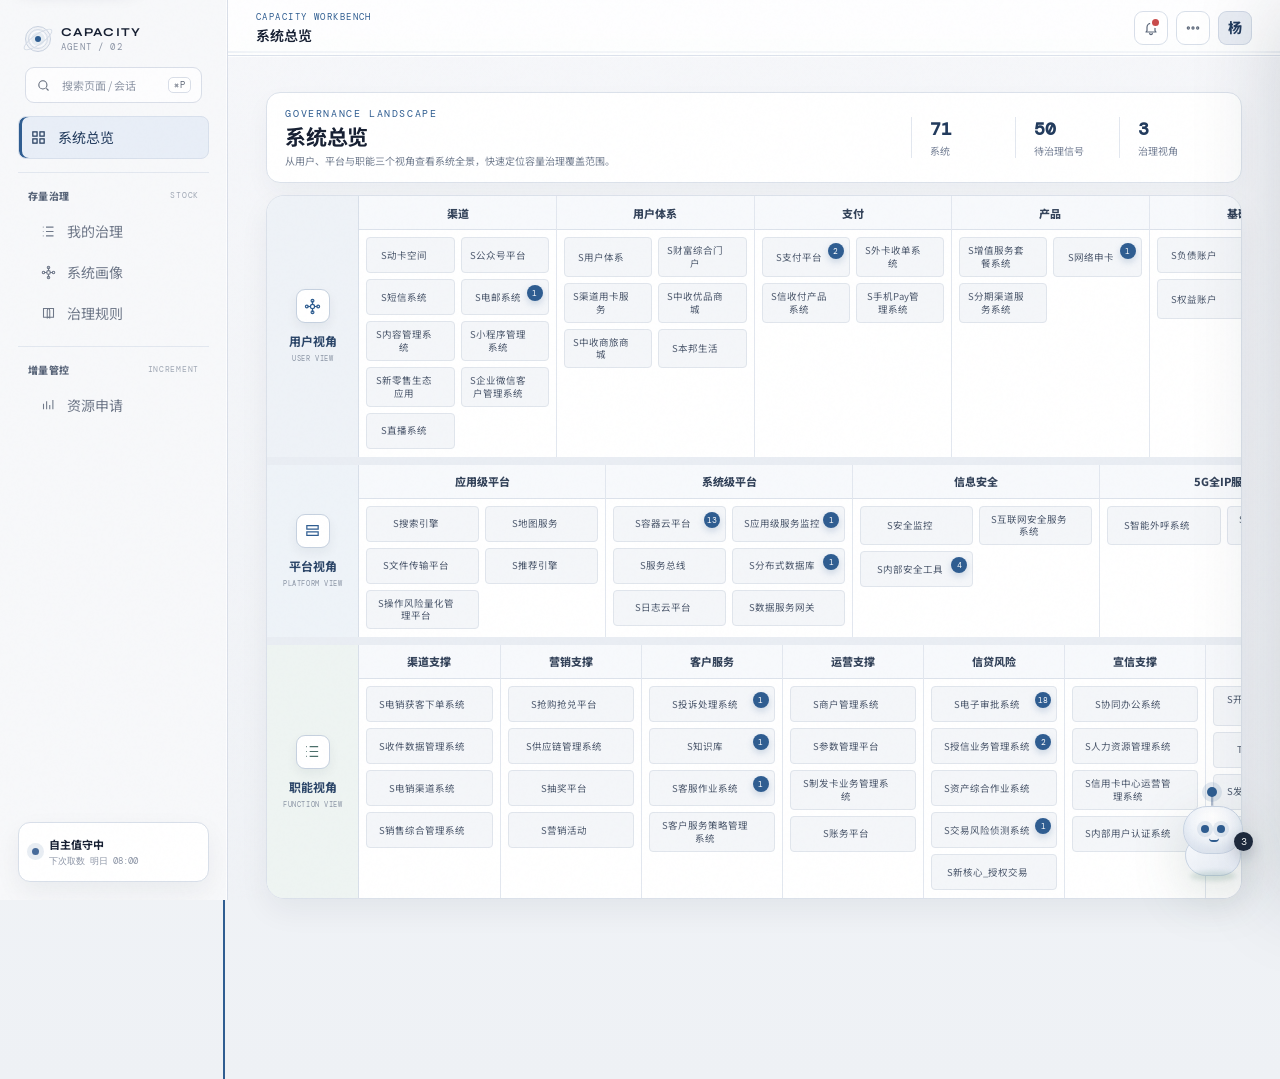
<file: index.html>
<!doctype html>
<html lang="zh-CN">
<head>
  <meta charset="UTF-8" />
  <meta name="viewport" content="width=device-width, initial-scale=1.0" />
  <meta name="theme-color" content="#f3f5f8" />
  <title>Capacity Agent · 容量治理指挥舱</title>
  <meta http-equiv="refresh" content="0; url=./capacity-governance.html" />
  <link rel="canonical" href="./capacity-governance.html" />
  <style>
    body{margin:0;display:grid;place-items:center;min-height:100vh;background:#f3f5f8;color:#172033;font:14px "Noto Sans SC",system-ui,sans-serif}
    a{color:#2f5d91;text-decoration:none}
    .loader{display:flex;flex-direction:column;align-items:center;gap:14px}
    .dot{width:10px;height:10px;border-radius:50%;background:#2f5d91;box-shadow:0 0 0 6px rgba(47,93,145,.18);animation:pulse 1.4s infinite}
    @keyframes pulse{50%{opacity:.4;box-shadow:0 0 0 14px rgba(47,93,145,0)}}
  </style>
</head>
<body>
  <div class="loader">
    <span class="dot"></span>
    <p>正在进入 <a href="./capacity-governance.html">Capacity Agent · 容量治理指挥舱</a>…</p>
  </div>
  <script>location.replace('./capacity-governance.html');</script>
</body>
</html>
</file>
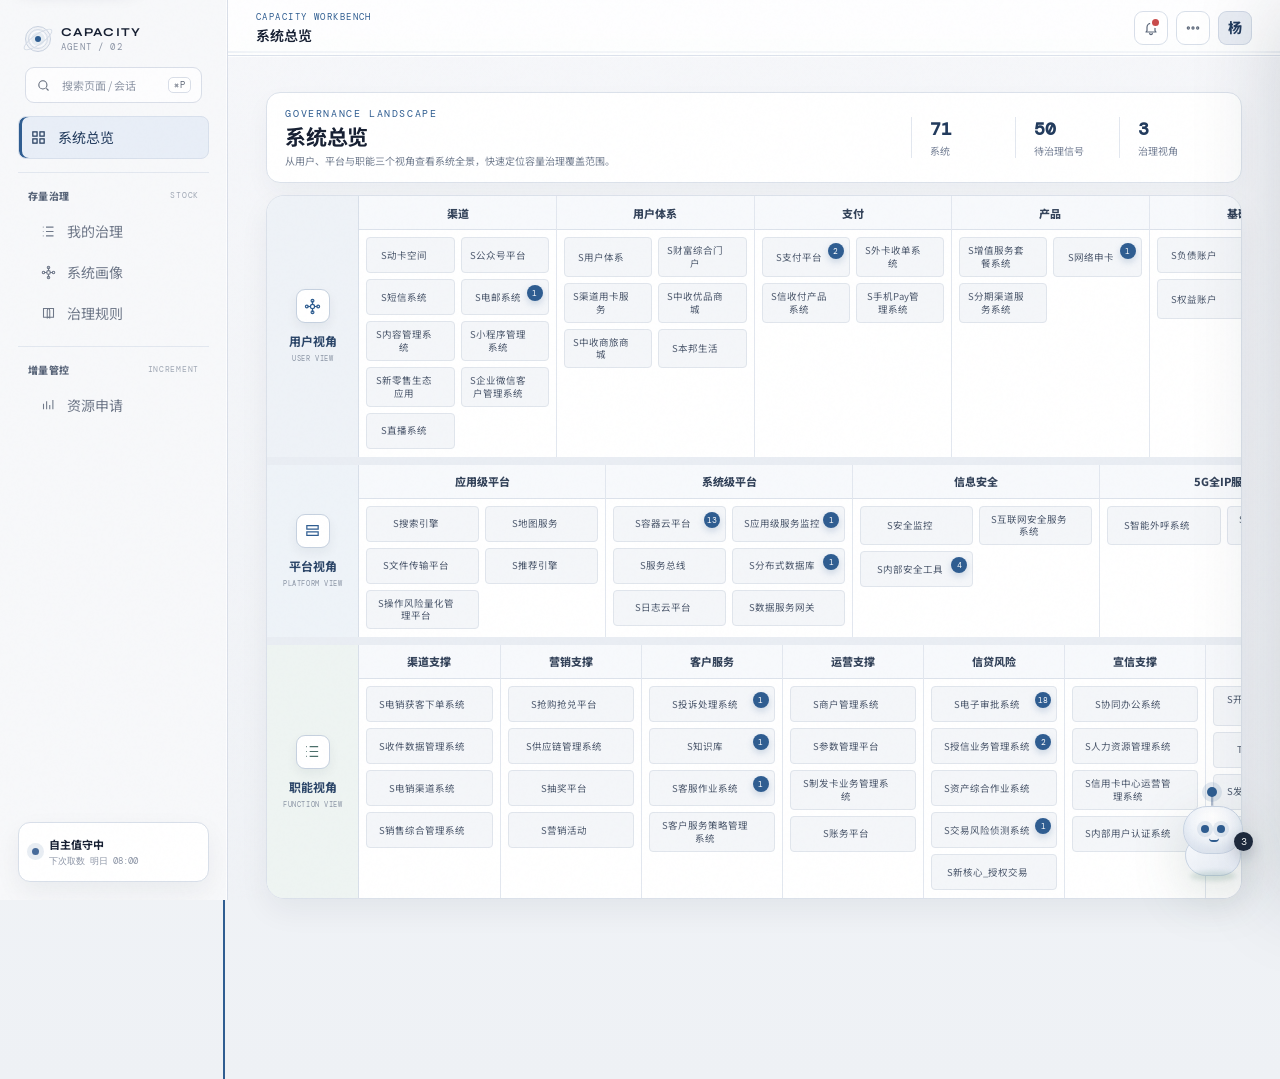
<file: capacity-governance.html>
<!doctype html>
<html lang="zh-CN">
<head>
  <meta charset="UTF-8" />
  <meta name="viewport" content="width=device-width, initial-scale=1.0" />
  <meta name="theme-color" content="#f3f5f8" />
  <title>Capacity Agent · 容量治理指挥舱</title>
  <link rel="icon" href="data:," />
  <link rel="preconnect" href="https://fonts.googleapis.com" />
  <link rel="preconnect" href="https://fonts.gstatic.com" crossorigin />
  <link href="https://fonts.googleapis.com/css2?family=DM+Mono:wght@400;500&amp;family=Noto+Sans+SC:wght@400;500;600;700;800&amp;family=Syne:wght@600;700&amp;display=swap" rel="stylesheet" />
  <link rel="stylesheet" href="./capacity-governance.css?v=20260901-flow-status" />
</head>
<body>
  <a class="skip-link" href="#main">跳至主要内容</a>
  <div class="noise" aria-hidden="true"></div>
  <div class="shell">
    <aside class="side">
      <a class="brand" href="./capacity-governance.html" aria-label="Capacity Agent 系统总览">
        <span class="brand-orbit"><i></i></span>
        <span><strong>CAPACITY</strong><small>AGENT / 02</small></span>
      </a>
      <label class="nav-search" aria-label="搜索治理菜单">
        <svg viewBox="0 0 24 24" aria-hidden="true"><circle cx="11" cy="11" r="6.5"/><path d="m20 20-3.5-3.5"/></svg>
        <input type="search" placeholder="搜索页面 / 会话" />
        <kbd>⌘P</kbd>
      </label>
      <nav id="nav" aria-label="治理导航"></nav>
      <div class="side-status">
        <span class="live-dot"></span>
        <div><b>自主值守中</b><small>下次取数 明日 08:00</small></div>
      </div>
    </aside>

    <section class="stage">
      <header class="topbar">
        <div class="crumb-wrap">
          <small class="crumb-eyebrow">Capacity Workbench</small>
          <div class="crumb" id="crumb">系统总览</div>
        </div>
        <div class="top-actions">
          <button class="icon-btn" aria-label="通知">
            <svg viewBox="0 0 24 24" aria-hidden="true"><path d="M6 16V11a6 6 0 1 1 12 0v5l1.5 2H4.5L6 16Z"/><path d="M10 20a2 2 0 0 0 4 0"/></svg>
            <span class="icon-dot" aria-hidden="true"></span>
          </button>
          <button class="icon-btn" aria-label="更多菜单">
            <svg viewBox="0 0 24 24" aria-hidden="true"><circle cx="5" cy="12" r="1.6"/><circle cx="12" cy="12" r="1.6"/><circle cx="19" cy="12" r="1.6"/></svg>
          </button>
          <button class="avatar" aria-label="用户：杨帆">杨</button>
        </div>
      </header>

      <main id="main" tabindex="-1"></main>
    </section>
  </div>

  <button class="agent-float" id="agent-float" data-open-agent aria-label="打开 Capacity Agent 工作现场">
    <span class="agent-bubble"><b>Capacity Agent</b><small id="agent-mini-status">正在复核容量风险</small></span>
    <span class="agent-bot" aria-hidden="true">
      <span class="agent-antenna"></span>
      <span class="agent-face"><i></i><i></i><em></em></span>
      <span class="agent-body"><i>3</i></span>
    </span>
    <span class="agent-mini" aria-hidden="true">CA</span>
    <span class="agent-collapse" data-agent-collapse role="button" aria-label="收起 Capacity Agent 机器人" title="收起">×</span>
  </button>

  <section class="agent-drawer" id="agent-drawer" aria-hidden="true" inert>
    <header class="drawer-head">
      <div class="agent-identity"><span class="agent-core"><i></i></span><div><small>YOUR CAPACITY COLLEAGUE</small><h2>Capacity Agent</h2><p><span class="live-dot"></span> 自主值守 · 今日第 14 轮</p></div></div>
      <button class="icon-close" data-close-agent aria-label="关闭">×</button>
    </header>
    <div class="drawer-tabs" role="tablist">
      <button class="active" data-agent-tab="log" role="tab">共事记录</button>
      <button data-agent-tab="plan" role="tab">工作计划 <b>5</b></button>
    </div>
    <div class="drawer-content" id="drawer-content"></div>
    <form class="agent-form" id="agent-form">
      <div class="prompt-row">
        <button type="button" data-prompt="解释 GreatDB 的判断依据">解释判断</button>
        <button type="button" data-prompt="先分析 S支付平台">调整优先级</button>
        <button type="button" data-prompt="模拟缩容一个 Redis 节点">模拟方案</button>
      </div>
      <div class="input-row"><textarea id="agent-input" rows="1" placeholder="追问、纠正，或给 Agent 新的分析方向…"></textarea><button>发送</button></div>
      <small>你的反馈会进入 Agent 的工作上下文，不会自动执行生产变更</small>
    </form>
  </section>

  <section class="modal" id="evidence-modal" aria-hidden="true" inert>
    <div class="modal-card">
      <button class="icon-close" data-close-modal aria-label="关闭">×</button>
      <div id="modal-content"></div>
    </div>
  </section>
  <section class="modal" id="inspect-modal" aria-hidden="true" inert>
    <div class="modal-card">
      <button class="icon-close" data-close-inspect aria-label="关闭">×</button>
      <div id="inspect-content"></div>
    </div>
  </section>
  <section class="modal" id="events-modal" aria-hidden="true" inert>
    <div class="modal-card">
      <button class="icon-close" data-close-events aria-label="关闭">×</button>
      <div id="events-content"></div>
    </div>
  </section>
  <div class="scrim" id="scrim" hidden></div>
  <div class="toasts" id="toasts" aria-live="polite"></div>
  <script src="./capacity-governance.js?v=20260901-cap-addon"></script>
</body>
</html>
</file>
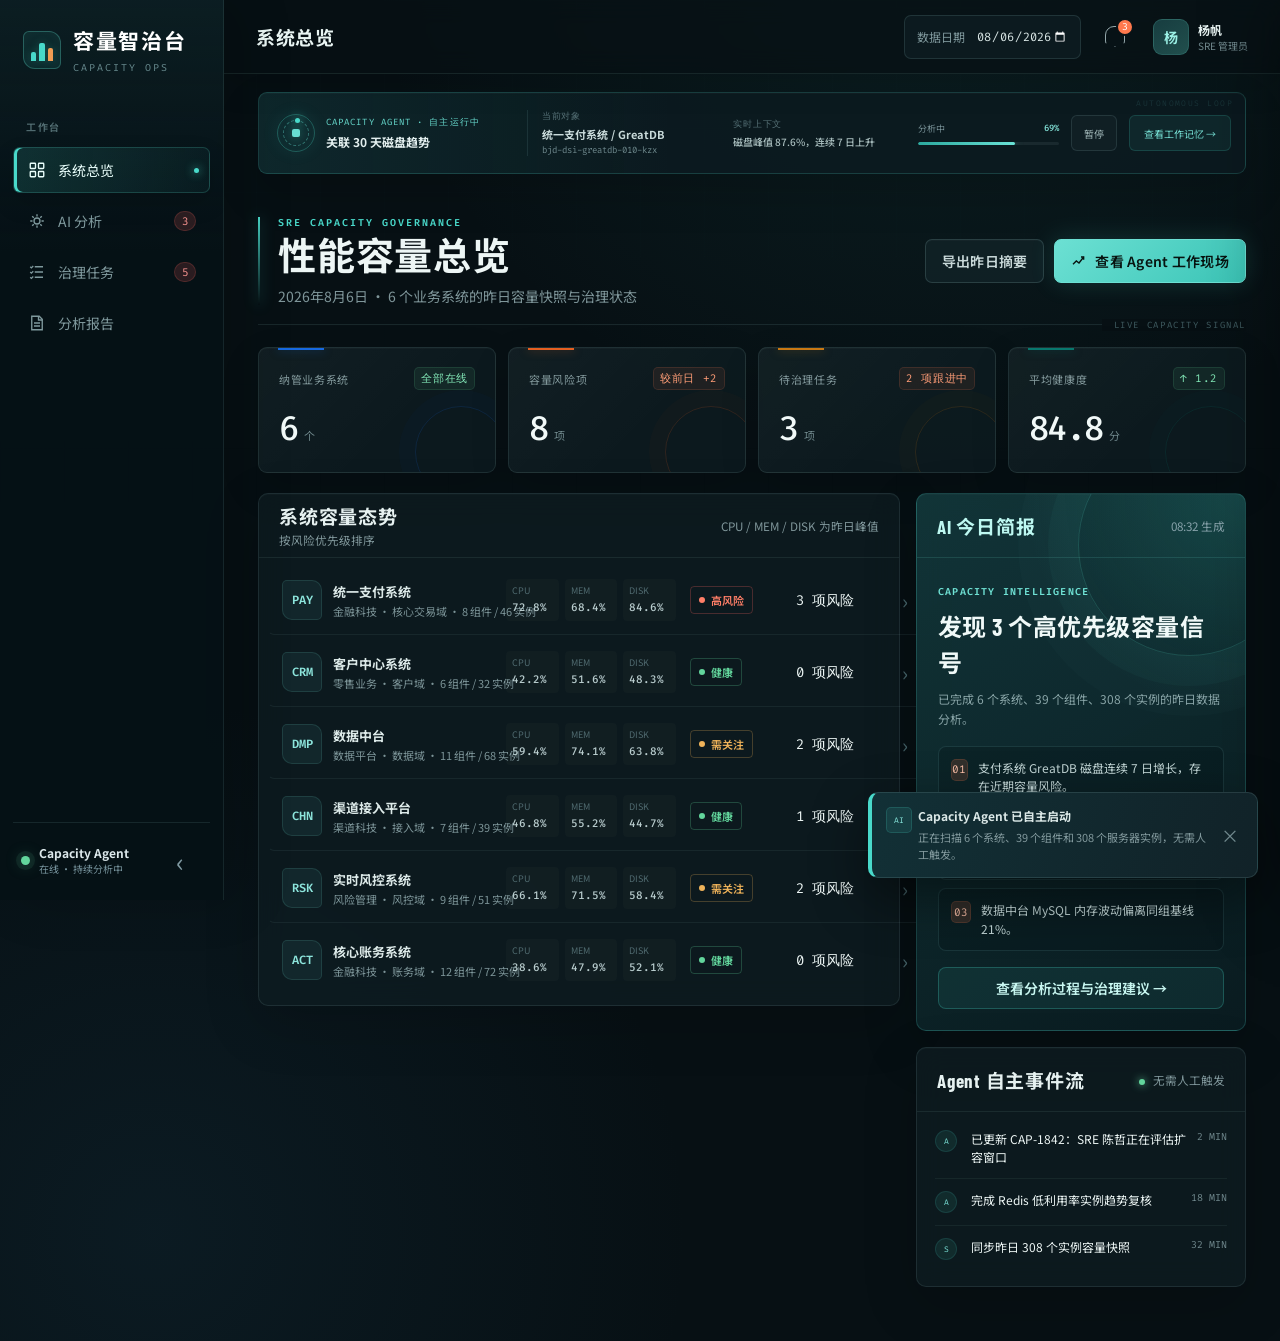
<file: legacy-容量智治台.html>
<!doctype html>
<html lang="zh-CN">
<head>
  <meta charset="UTF-8" />
  <meta name="viewport" content="width=device-width, initial-scale=1.0" />
  <meta name="theme-color" content="#071014" />
  <link rel="icon" href="data:image/svg+xml,<svg xmlns=%22http://www.w3.org/2000/svg%22 viewBox=%220 0 32 32%22><rect width=%2232%22 height=%2232%22 rx=%228%22 fill=%22%2310252c%22/><path d=%22M8 23V16h4v7zm6 0V8h4v15zm6 0V12h4v11z%22 fill=%22%2347c4ba%22/></svg>" />
  <title>容量智治台 · SRE 性能容量治理</title>
  <link rel="preconnect" href="https://fonts.googleapis.com" />
  <link rel="preconnect" href="https://fonts.gstatic.com" crossorigin />
  <link href="https://fonts.googleapis.com/css2?family=Barlow+Condensed:wght@500;600;700&amp;family=Fira+Code:wght@400;500;600&amp;family=Noto+Sans+SC:wght@400;500;600;700&amp;display=swap" rel="stylesheet" />
  <link rel="stylesheet" href="./styles.css" />
</head>
<body>
  <a class="skip-link" href="#main-content">跳至主要内容</a>
  <div class="app-shell">
    <aside class="sidebar" aria-label="主导航">
      <div class="brand">
        <span class="brand-mark" aria-hidden="true"><i></i><i></i><i></i></span>
        <div><strong>容量智治台</strong><small>CAPACITY OPS</small></div>
      </div>
      <nav id="main-nav"></nav>
      <div class="sidebar-foot">
        <div class="agent-presence"><span class="pulse-dot"></span><div><strong>Capacity Agent</strong><small>在线 · 持续分析中</small></div></div>
        <button class="icon-button" id="collapse-btn" aria-label="折叠侧边栏" title="折叠侧边栏"></button>
      </div>
    </aside>

    <section class="workspace">
      <header class="topbar">
        <div class="breadcrumb" id="breadcrumb"></div>
        <div class="top-actions">
          <label class="date-control"><span>数据日期</span><input id="date-picker" type="date" value="2026-08-06" max="2026-08-06" /></label>
          <button class="icon-button notification-button" id="notification-btn" aria-label="查看通知"><span class="notification-badge">3</span></button>
          <div class="user-chip"><span>杨</span><div><strong>杨帆</strong><small>SRE 管理员</small></div></div>
        </div>
      </header>

      <section class="autonomy-rail" id="autonomy-rail" aria-label="Capacity Agent 自主运行状态" aria-live="polite"></section>

      <main id="main-content" tabindex="-1"></main>
    </section>
  </div>

  <section class="agent-drawer" id="agent-drawer" aria-label="AI Agent 分析工作台" aria-hidden="true" inert>
    <header>
      <div class="agent-title"><span class="agent-glyph"></span><div><strong>Capacity Agent</strong><small><span class="agent-online-dot"></span>容量值守同事 · 自主工作中</small></div></div>
      <button class="icon-button close-button" data-close-agent aria-label="关闭 AI 工作台"></button>
    </header>
    <div class="agent-shift" id="agent-shift"></div>
    <div class="agent-tabs" role="tablist" aria-label="Agent 工作区">
      <button class="active" role="tab" data-agent-tab="conversation" aria-selected="true">共事记录</button>
      <button role="tab" data-agent-tab="plan" aria-selected="false">今日计划 <span>4</span></button>
      <button role="tab" data-agent-tab="memory" aria-selected="false">工作记忆</button>
    </div>
    <div id="agent-content" class="agent-content"></div>
    <form class="agent-composer" id="agent-composer">
      <div class="agent-suggestions" aria-label="快捷问题">
        <button type="button" data-agent-prompt="为什么判断 GreatDB 磁盘有风险？">解释判断</button>
        <button type="button" data-agent-prompt="先重点分析支付系统，其他任务往后排。">调整优先级</button>
        <button type="button" data-agent-prompt="对比 Redis 各实例最近 30 天利用率。">追加任务</button>
      </div>
      <div class="composer-row"><textarea id="agent-input" rows="1" placeholder="和 Capacity Agent 沟通，追问或调整它的工作方向…" aria-label="给 Capacity Agent 发送消息"></textarea><button type="submit" class="composer-send" aria-label="发送消息">发送</button></div>
      <small>Agent 会把你的意见写入当前工作计划，并继续自主跟进</small>
    </form>
  </section>

  <div class="scrim" id="scrim" hidden></div>
  <section class="data-sheet" id="data-sheet" aria-label="性能趋势数据" aria-hidden="true" inert>
    <div id="data-sheet-content"></div>
  </section>
  <div class="toast-region" id="toast-region" aria-live="polite"></div>

  <script src="./app.js"></script>
</body>
</html>
</file>
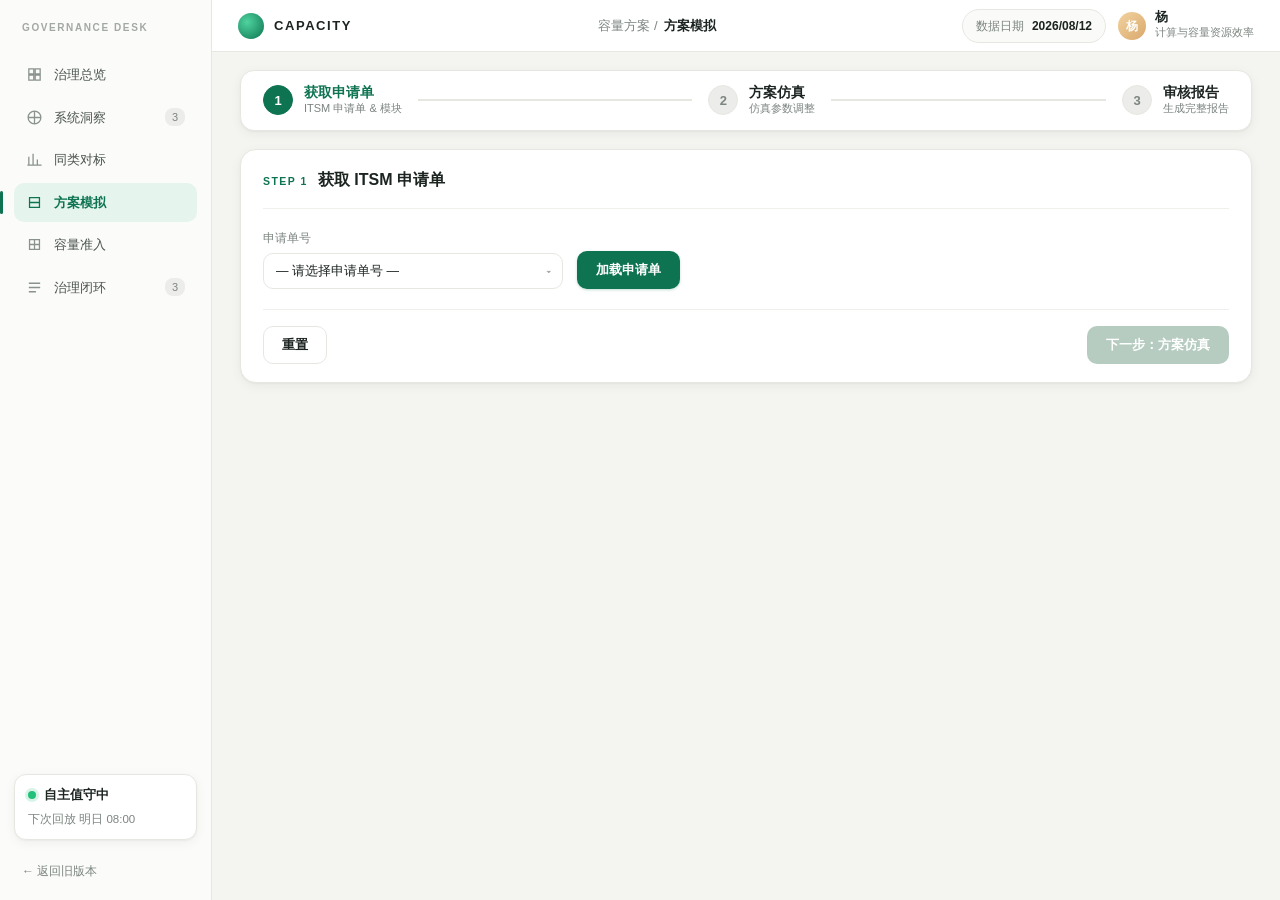
<file: 模拟仿真.html>
<!DOCTYPE html>
<html lang="zh-CN">
<head>
<meta charset="UTF-8">
<meta name="viewport" content="width=device-width, initial-scale=1.0">
<title>方案模拟</title>
<style>
  :root{
    --bg:#f4f4f1; --card:#ffffff; --border:#e7e7e2; --border2:#efefec;
    --text:#1c2420; --muted:#7c857f; --muted2:#a2a8a3;
    --green:#0d7350; --green-deep:#0e7a52; --green-soft:#e6f4ee; --green-line:#c6e6d6;
    --amber-bg:#f8f3e4; --amber-border:#e8dcba; --amber-text:#7a6a3a;
    --shadow:0 1px 2px rgba(20,25,22,.04), 0 3px 12px rgba(20,25,22,.05);
    --radius:16px;
  }
  *{box-sizing:border-box;margin:0;padding:0;}
  html,body{height:100%;}
  body{font-family:-apple-system,"Segoe UI","PingFang SC","Hiragino Sans GB","Microsoft YaHei",sans-serif;
    background:var(--bg);color:var(--text);font-size:13px;line-height:1.5;-webkit-font-smoothing:antialiased;}
  button{font-family:inherit;cursor:pointer;}
  a{color:inherit;text-decoration:none;}
  .app{display:flex;height:100vh;}

  .topbar{position:sticky;top:0;z-index:10;display:flex;align-items:center;justify-content:space-between;
    height:52px;padding:0 26px;background:var(--card);border-bottom:1px solid var(--border);}
  .topbar .brand{display:flex;align-items:center;gap:10px;font-weight:800;letter-spacing:.12em;}
  .topbar .brand .mark{width:26px;height:26px;border-radius:50%;background:radial-gradient(circle at 35% 35%,#4fd39f,#0d7350);}
  .crumbs{font-size:13px;color:var(--muted);}
  .crumbs b{color:var(--text);font-weight:600;margin-left:6px;}
  .topbar-right{display:flex;align-items:center;gap:12px;}
  .pill-chip{display:flex;align-items:center;gap:8px;background:#fafaf8;border:1px solid var(--border);border-radius:999px;padding:7px 13px;font-size:12px;}
  .pill-chip .k{color:var(--muted);}
  .pill-chip .v{font-weight:600;}
  .user-chip{display:flex;align-items:center;gap:9px;}
  .avatar{width:28px;height:28px;border-radius:50%;background:linear-gradient(135deg,#f2d3a0,#d9a86b);display:flex;align-items:center;justify-content:center;font-weight:700;color:#fff;font-size:12px;}
  .user-chip .mi{font-size:12.5px;font-weight:600;line-height:1.1;}
  .user-chip .mn{font-size:10.5px;color:var(--muted);}

  .aside{width:212px;flex-shrink:0;background:#fbfbfa;border-right:1px solid var(--border);
    display:flex;flex-direction:column;padding:20px 14px 18px;gap:20px;overflow-y:auto;}
  .aside-label{font-size:10px;letter-spacing:.16em;color:var(--muted2);padding:0 8px;font-weight:700;}
  .nav{display:flex;flex-direction:column;gap:3px;}
  .nav-item{display:flex;align-items:center;gap:11px;padding:10px 12px;border-radius:10px;color:#4a534d;font-size:13px;font-weight:500;position:relative;}
  .nav-item svg{width:17px;height:17px;stroke:#8a928c;flex-shrink:0;}
  .nav-item .badge{margin-left:auto;background:#ececea;color:#7c857f;font-size:11px;padding:0 7px;border-radius:8px;line-height:18px;}
  .nav-item:hover{background:#f1f1ee;}
  .nav-item.active{background:var(--green-soft);color:var(--green);font-weight:600;}
  .nav-item.active svg{stroke:var(--green);}
  .nav-item.active::before{content:"";position:absolute;left:-14px;top:8px;bottom:8px;width:3px;border-radius:3px;background:var(--green);}
  .aside .grow{flex:1;}
  .watch-card{background:var(--card);border:1px solid var(--border);border-radius:12px;padding:11px 13px;box-shadow:var(--shadow);}
  .watch-card .s1{display:flex;align-items:center;gap:8px;font-weight:700;font-size:12.5px;}
  .dot{width:8px;height:8px;border-radius:50%;background:#22c07a;box-shadow:0 0 0 3px rgba(34,192,122,.18);}
  .watch-card .s2{color:var(--muted);font-size:11.5px;margin-top:6px;}
  .back-link{display:flex;align-items:center;gap:7px;color:var(--muted);font-size:12px;padding:2px 8px;}
  .back-link:hover{color:var(--green);}

  .main{flex:1;display:flex;flex-direction:column;overflow-y:auto;}
  .content{width:100%;max-width:1360px;margin:0 auto;padding:18px 28px 40px;}

  .btn{display:inline-flex;align-items:center;justify-content:center;gap:7px;border-radius:10px;font-size:13px;font-weight:600;border:1px solid transparent;padding:9px 18px;transition:.15s;}
  .btn-ghost{background:var(--card);border-color:var(--border);color:var(--text);}
  .btn-ghost:hover{border-color:#dcdcd6;background:#fafaf8;}
  .btn-primary{background:var(--green);color:#fff;box-shadow:0 1px 3px rgba(13,115,80,.25);}
  .btn-primary:hover{background:var(--green-deep);}
  .btn-primary:disabled{background:#b6ccC0;cursor:not-allowed;box-shadow:none;}
  .btn-block{width:100%;}

  .card{background:var(--card);border:1px solid var(--border);border-radius:var(--radius);box-shadow:var(--shadow);}
  .panel{background:var(--card);border:1px solid var(--border);border-radius:var(--radius);box-shadow:var(--shadow);padding:18px 22px;}
  .panel-head{display:flex;align-items:baseline;gap:10px;padding-bottom:16px;border-bottom:1px solid var(--border2);margin-bottom:20px;}
  .panel-head .en{font-size:10.5px;letter-spacing:.14em;color:var(--green);font-weight:700;}
  .panel-head .zh{font-size:16px;font-weight:750;}

  /* Steps */
  .stepper{display:flex;align-items:center;background:var(--card);border:1px solid var(--border);border-radius:14px;
    padding:14px 22px;box-shadow:var(--shadow);margin-bottom:18px;}
  .step{display:flex;align-items:center;gap:11px;cursor:pointer;}
  .step .num{width:30px;height:30px;border-radius:50%;display:flex;align-items:center;justify-content:center;font-weight:700;
    font-size:13px;background:#ececea;color:var(--muted);border:1px solid var(--border);}
  .step.active .num{background:var(--green);color:#fff;border-color:var(--green);}
  .step.done .num{background:var(--green-soft);color:var(--green);border-color:var(--green-line);}
  .step .lbl{display:flex;flex-direction:column;line-height:1.25;}
  .step .lbl b{font-size:13.5px;font-weight:700;}
  .step .lbl small{font-size:11px;color:var(--muted);}
  .step.active .lbl b{color:var(--green);}
  .step.done .lbl b{color:var(--text);}
  .connector{flex:1;height:2px;background:var(--border);margin:0 16px;}
  .connector.done{background:var(--green-line);}

  .fld{display:flex;flex-direction:column;gap:6px;}
  .fld label{font-size:12px;color:var(--muted);}
  .select{position:relative;}
  .select select{-webkit-appearance:none;appearance:none;width:100%;height:36px;border:1px solid var(--border);border-radius:10px;
    background:#fff;padding:0 30px 0 12px;font-size:12.5px;color:var(--text);outline:none;cursor:pointer;font-family:inherit;}
  .select select:focus{border-color:var(--green-line);box-shadow:0 0 0 3px rgba(13,115,80,.08);}
  .select::after{content:"▾";position:absolute;right:11px;top:50%;transform:translateY(-50%);color:var(--muted2);font-size:11px;pointer-events:none;}

  .hero{display:flex;align-items:flex-end;gap:14px;flex-wrap:wrap;margin-bottom:18px;}
  .hero .fld{width:300px;}
  .foot-actions{display:flex;gap:10px;justify-content:flex-end;padding-top:16px;border-top:1px solid var(--border2);margin-top:20px;}
  .foot-actions .spacer{flex:1;}

  .detail{background:#f7f7f4;border:1px solid var(--border2);border-radius:12px;padding:16px 18px;margin-bottom:18px;}
  .detail .d-title{font-weight:700;font-size:13.5px;margin-bottom:12px;display:flex;align-items:center;gap:8px;}
  .detail .d-title .tag{font-size:10.5px;color:#fff;background:var(--green);border-radius:5px;padding:2px 8px;font-weight:600;}
  .detail .d-grid{display:grid;grid-template-columns:1fr 1fr;gap:12px 22px;}
  .detail .kv{font-size:12.5px;}
  .detail .kv .k{color:var(--muted);margin-right:6px;}
  .detail .kv .v{font-weight:600;color:var(--text);}
  .detail .kv.full{grid-column:1/-1;}

  .sec-title{font-size:14px;font-weight:700;margin-bottom:10px;}
  .module-note{font-size:12px;color:var(--amber-text);background:var(--amber-bg);border:1px solid var(--amber-border);
    border-radius:9px;padding:9px 12px;margin-bottom:12px;line-height:1.6;}
  .module-list{display:grid;grid-template-columns:repeat(auto-fill,minmax(190px,1fr));gap:10px;}
  .mod-opt{display:flex;align-items:center;gap:9px;border:1px solid var(--border);border-radius:10px;padding:11px 13px;cursor:pointer;
    font-size:12.5px;transition:.15s;background:#fff;user-select:none;}
  .mod-opt:hover{border-color:var(--green-line);}
  .mod-opt .box{width:18px;height:18px;border-radius:5px;border:1.5px solid #c9cdc9;flex-shrink:0;display:flex;align-items:center;justify-content:center;color:#fff;font-size:11px;}
  .mod-opt.on{border-color:var(--green);background:var(--green-soft);}
  .mod-opt.on .box{background:var(--green);border-color:var(--green);}
  .mod-opt .m-note{color:var(--muted2);font-size:11px;margin-left:auto;}
  .sel-count{color:var(--green);font-weight:600;font-size:12px;margin-left:8px;}

  /* Step 2 */
  .s2-grid{display:grid;grid-template-columns:1.25fr 1fr;gap:18px;align-items:start;}
  @media(max-width:1000px){.s2-grid{grid-template-columns:1fr;}}
  .sub{background:#fff;border:1px solid var(--border);border-radius:12px;padding:15px 17px;}
  .sub .sub-title{font-size:13px;font-weight:700;margin-bottom:10px;display:flex;align-items:center;justify-content:space-between;}
  .sub .sub-title .lg{display:flex;gap:14px;font-size:11px;color:var(--muted);font-weight:500;}
  .sub .sub-title .lg i{display:inline-block;width:14px;height:3px;border-radius:2px;margin-right:5px;vertical-align:middle;}
  .sub .sub-title .lg .c i{background:var(--green);}
  .sub .sub-title .lg .m i{background:#9aa09b;}
  .chart{position:relative;height:180px;}
  .chart svg{width:100%;height:100%;display:block;}
  .tip{position:absolute;pointer-events:none;background:#1c2420;color:#fff;font-size:11px;padding:5px 8px;border-radius:6px;transform:translate(-50%,-120%);white-space:nowrap;opacity:0;transition:opacity .1s;z-index:3;}
  .tip .date{color:#9fb0a8;margin-right:6px;}
  .mod-chips{display:flex;flex-wrap:wrap;gap:6px;margin-top:8px;}
  .mod-chips span{font-size:11px;background:var(--green-soft);color:var(--green);border:1px solid var(--green-line);border-radius:6px;padding:2px 8px;}

  .cfg-row{display:flex;align-items:center;justify-content:space-between;margin-bottom:6px;font-size:12.5px;color:#4a534d;font-weight:600;}
  .cfg-row .val{color:var(--muted);font-weight:500;}
  .cfg-row .val b{color:var(--green);font-weight:700;}
  .cfg-row .rec{font-size:11px;color:var(--muted2);font-weight:500;}
  .range{position:relative;height:24px;display:flex;align-items:center;margin-bottom:16px;}
  .range input[type=range]{width:100%;height:5px;background:#e3e3dd;border-radius:5px;outline:none;-webkit-appearance:none;appearance:none;}
  .range input[type=range]::-webkit-slider-thumb{width:19px;height:19px;border-radius:50%;background:#fff;border:2px solid var(--green);box-shadow:0 1px 3px rgba(0,0,0,.18);-webkit-appearance:none;margin-top:-7px;cursor:pointer;}
  .range input[type=range]::-moz-range-thumb{width:17px;height:17px;border-radius:50%;background:#fff;border:2px solid var(--green);box-shadow:0 1px 3px rgba(0,0,0,.18);cursor:pointer;}
  .range .rail{position:absolute;left:0;top:50%;transform:translateY(-50%);height:5px;border-radius:5px;background:var(--green);pointer-events:none;}
  .rec-box{background:var(--green-soft);border:1px solid var(--green-line);border-radius:11px;padding:12px 14px;margin-bottom:16px;}
  .rec-box .r-title{font-size:11px;color:var(--green);font-weight:700;letter-spacing:.05em;margin-bottom:8px;}
  .rec-box .r-val{font-size:22px;font-weight:800;color:var(--green);}
  .rec-box .r-val small{font-size:12px;font-weight:600;color:#5a8070;}
  .rec-box .r-sub{font-size:11.5px;color:var(--muted);margin-top:4px;}

  /* Step 3 report */
  .report{background:#fdfdfc;border:1px solid var(--border2);border-radius:12px;padding:22px 24px;}
  .report h3{font-size:16px;font-weight:800;margin-bottom:4px;}
  .report .r-meta{color:var(--muted);font-size:11.5px;margin-bottom:18px;}
  .report .r-sec{font-size:12.5px;font-weight:700;color:var(--green);border-left:3px solid var(--green);padding-left:9px;margin:16px 0 10px;}
  .report .r-grid{display:grid;grid-template-columns:1fr 1fr;gap:8px 24px;font-size:12.5px;}
  .report .r-grid.full{grid-template-columns:1fr;}
  .report .kv .k{color:var(--muted);margin-right:6px;}
  .report .kv .v{font-weight:600;}
  .report .r-table{width:100%;border-collapse:collapse;font-size:12px;margin-top:6px;}
  .report .r-table th,.report .r-table td{border:1px solid var(--border);padding:7px 10px;text-align:left;}
  .report .r-table th{background:#f3f3f0;font-weight:700;}
  .report .r-note{background:var(--amber-bg);border:1px solid var(--amber-border);color:var(--amber-text);border-radius:9px;padding:9px 12px;font-size:12px;margin-top:12px;}
  .report .r-sign{display:flex;justify-content:space-between;margin-top:20px;font-size:12px;color:var(--muted);}
  .mod-shot{border:1px solid var(--border2);border-radius:10px;padding:12px 14px;margin-top:10px;background:#fbfbf9;}
  .mod-shot .ms-title{font-size:12.5px;font-weight:700;color:var(--green);margin-bottom:10px;}
  .mod-shot .ms-charts{display:grid;grid-template-columns:repeat(3,1fr);gap:12px;}
  @media(max-width:900px){.mod-shot .ms-charts{grid-template-columns:1fr;}}
  .mod-shot .ms-item{border:1px solid var(--border);border-radius:8px;padding:8px;background:#fff;}
  .mod-shot .ms-cap{font-size:11px;color:var(--muted);text-align:center;margin-bottom:6px;}
  .mod-shot .ms-item img{width:100%;height:auto;display:block;}
  /* 仿真环节 */
  .sim-grid{display:grid;grid-template-columns:2.5fr 1fr;gap:16px;align-items:start;}
  @media(max-width:1000px){.sim-grid{grid-template-columns:1fr;}}
  .sim-charts{position:relative;display:flex;flex-direction:column;gap:10px;}
  .sim-loading{position:absolute;inset:0;z-index:6;background:rgba(255,255,255,.93);border-radius:12px;display:flex;flex-direction:column;align-items:center;justify-content:center;gap:10px;}
  .sim-loading[hidden]{display:none;}
  .sim-loading .spinner{width:36px;height:36px;border-radius:50%;border:3px solid var(--green-line);border-top-color:var(--green);animation:spin .8s linear infinite;}
  @keyframes spin{to{transform:rotate(360deg);}}
  .sim-loading .txt{font-size:13.5px;font-weight:700;color:var(--green);}
  .sim-loading .sub{font-size:11.5px;color:var(--muted);}
  .chart-card{background:#fff;border:1px solid var(--border);border-radius:12px;padding:10px 15px 6px;}
  .chart-card .ch-head{display:flex;align-items:center;gap:12px;margin-bottom:6px;}
  .chart-card .ch-head .t{font-size:13.5px;font-weight:700;}
  .chart-card .ch-head .unit{font-size:11px;color:var(--muted);background:#f3f3f0;border-radius:5px;padding:1px 8px;font-weight:500;}
  .mod-tabs{display:flex;gap:8px;flex-wrap:wrap;margin-bottom:10px;}
  .mod-tab{display:flex;align-items:center;gap:7px;border:1px solid var(--border);border-radius:9px;padding:7px 14px;font-size:12.5px;font-weight:600;color:#9aa09b;cursor:pointer;background:#f6f6f3;transition:.15s;}
  .mod-tab:hover{border-color:var(--green-line);color:#4a534d;}
  .mod-tab.adopted{background:var(--green-soft);border-color:var(--green-line);color:var(--green);}
  .mod-tab .ck{font-size:11px;font-weight:700;color:var(--green);}
  .mod-tab .idx{font-size:10.5px;color:var(--muted2);}
  .mod-tab.adopted .idx{color:var(--green);}
  .mod-tab.active{background:var(--green);border-color:var(--green);color:#fff;box-shadow:0 1px 3px rgba(13,115,80,.3);}
  .mod-tab.active .idx{color:#e4f7ee;}
  .mod-tab.active .ck{color:#fff;}
  .tab-hint{font-size:11px;color:var(--muted);margin-left:auto;align-self:center;white-space:nowrap;}
  .tab-hint.ok{color:var(--green);font-weight:600;}
  .chart-card .ch-head .lg{display:flex;gap:14px;font-size:11px;color:var(--muted);margin-left:auto;}
  .chart-card .ch-head .lg i{display:inline-block;width:14px;height:3px;border-radius:2px;margin-right:5px;vertical-align:middle;}
  .chart-card .ch-head .lg .h i{background:var(--green);}
  .chart-card .ch-head .lg .s i{background:#9aa09b;}
  .chart-card .ch-head .peak{font-size:12px;font-weight:700;color:var(--green);}
  .chart2{position:relative;height:170px;}
  .chart2 svg{width:100%;height:100%;display:block;}
  .sim-params{background:#fff;border:1px solid var(--border);border-radius:12px;padding:14px 16px;display:flex;flex-direction:column;gap:12px;}
  .param-title{font-size:15px;font-weight:750;}
  .param-grid{display:grid;grid-template-columns:1fr;gap:12px;}
  .slider-block{width:100%;}
  .slider-label{display:flex;align-items:center;justify-content:space-between;margin-bottom:7px;font-size:12.5px;color:#4a534d;font-weight:600;}
  .slider-label .side{color:var(--muted);font-weight:500;}
  .slider-label .side b{color:var(--green);font-weight:700;}
  .range{position:relative;height:22px;display:flex;align-items:center;}
  .range input[type=range]{width:100%;height:5px;background:#e3e3dd;border-radius:5px;outline:none;-webkit-appearance:none;appearance:none;}
  .range input[type=range]::-webkit-slider-thumb{width:18px;height:18px;border-radius:50%;background:#fff;border:2px solid var(--green);box-shadow:0 1px 3px rgba(0,0,0,.18);-webkit-appearance:none;margin-top:-6px;cursor:pointer;}
  .range input[type=range]::-moz-range-thumb{width:16px;height:16px;border-radius:50%;background:#fff;border:2px solid var(--green);cursor:pointer;}
  .range .rail{position:absolute;left:0;top:50%;transform:translateY(-50%);height:5px;border-radius:5px;background:var(--green);pointer-events:none;}
  .range .mark{position:absolute;top:50%;transform:translate(-50%,-50%);width:9px;height:9px;border-radius:50%;background:#e8a13c;box-shadow:0 0 0 3px rgba(232,161,60,.22);pointer-events:none;z-index:2;}
  .slider-label .rec{font-size:11px;color:var(--green);font-weight:600;margin-left:6px;}
  .risk-box{border-radius:9px;padding:9px 12px;font-size:12px;line-height:1.6;border:1px solid;}
  .risk-box.r-low{background:#eef7f2;border-color:#d5ecdf;color:#2e6b4f;}
  .risk-box.r-mid{background:#f8f3e4;border-color:#e8dcba;color:#7a6a3a;}
  .risk-box.r-high{background:#fbeae6;border-color:#eec8bd;color:#a04a34;}
  .risk-box b{font-weight:700;}
  @media print{
    body{background:#fff;}
    .aside,.topbar,.stepper,.foot-actions,.hero,.panel-head{display:none!important;}
    .panel:not(#step3){display:none!important;}
    .content{max-width:100%;padding:0;margin:0;}
    .main{overflow:visible;display:block;}
    .panel{box-shadow:none;border:none;padding:0;}
    .report{box-shadow:none;border:none;padding:0;}
  }
  .param-actions{display:flex;gap:10px;justify-content:center;flex-wrap:wrap;padding-top:6px;border-top:1px solid var(--border2);}
  .param-actions .btn{flex:1;min-width:88px;}
  .tip-box{background:#f8f3e4;border:1px solid #e8dcba;border-radius:10px;padding:11px 13px;font-size:12px;line-height:1.7;color:#7a6a3a;}
  .tip-box b{color:#6a5a2c;font-weight:700;}
  /* 申请单内容 & 设备清单 */
  .sp-block{background:#fff;border:1px solid var(--border);border-radius:12px;padding:14px 18px;margin-bottom:16px;}
  .sp-block .d-title{font-weight:700;font-size:13.5px;margin-bottom:12px;display:flex;align-items:center;gap:8px;}
  .sp-block .d-title .tag{font-size:10.5px;color:#fff;background:var(--green);border-radius:5px;padding:2px 8px;font-weight:600;}
  .app-rows{display:grid;grid-template-columns:1fr 1fr;gap:11px 22px;}
  .ar{font-size:12.5px;color:var(--text);}
  .ar .k{color:var(--muted);margin-right:7px;}
  .ar .v{font-weight:600;}
  .ar.right{grid-column:2;justify-self:end;text-align:right;}
  .ar.full{grid-column:1/-1;}
  .sec-title{font-size:14px;font-weight:700;}
  .equip-list{border:1px solid var(--border);border-radius:10px;padding:0 16px;margin-top:12px;background:#fff;}
  .equip-item{display:flex;align-items:center;justify-content:space-between;gap:16px;padding:13px 0;border-bottom:1px solid var(--border2);}
  .equip-item:last-child{border-bottom:none;}
  .eq-info{flex:1;font-size:12.5px;color:var(--text);}
  .eq-info .eq-idx{color:var(--muted);margin-right:4px;}
  .eq-info .eq-name{font-weight:700;}
  .eq-info .eq-spec{font-weight:600;color:#5a635d;}
  .eq-mod{display:flex;align-items:center;gap:11px;flex-shrink:0;}
  .mod-label{font-size:12px;color:var(--muted);}
  .mod-check{display:flex;align-items:center;gap:8px;border:1px solid var(--border);border-radius:9px;padding:7px 11px;cursor:pointer;font-size:12px;font-weight:600;color:#4a534d;transition:.15s;background:#fff;}
  .mod-check:hover{border-color:var(--green-line);}
  .mod-check .box{width:16px;height:16px;border-radius:4px;border:1.5px solid #c9cdc9;display:flex;align-items:center;justify-content:center;color:#fff;font-size:11px;flex-shrink:0;}
  .mod-check.on{border-color:var(--green);background:var(--green-soft);color:var(--green);}
  .mod-check.on .box{background:var(--green);border-color:var(--green);}
  .detail-link{font-size:11px;color:#4a6ae0;white-space:nowrap;}
  .module-note{font-size:12px;color:var(--amber-text);background:var(--amber-bg);border:1px solid var(--amber-border);border-radius:9px;padding:9px 12px;margin-top:12px;line-height:1.6;}
  .cascade{display:flex;align-items:center;gap:6px;}
  .cascade select{height:32px;border:1px solid var(--border);border-radius:8px;background:#fff;padding:0 9px;font-size:12px;color:var(--text);outline:none;cursor:pointer;font-family:inherit;}
  .cascade select:focus{border-color:var(--green-line);}
  .cascade .carr{color:var(--muted2);font-size:13px;}
  /* 多级菜单 cascader */
  .cascader{position:relative;min-width:238px;}
  .casc-trigger{display:flex;align-items:center;justify-content:space-between;gap:8px;border:1px solid var(--border);border-radius:9px;background:#fff;padding:8px 11px;font-size:12px;cursor:pointer;color:#4a534d;}
  .casc-trigger:hover{border-color:var(--green-line);}
  .casc-path{font-size:12px;color:var(--text);}
  .casc-arrow{color:var(--muted2);font-size:9px;transform:rotate(180deg);}
  .casc-panel{position:absolute;top:calc(100% + 6px);left:0;display:flex;gap:4px;background:#fff;border:1px solid var(--border);border-radius:11px;box-shadow:0 8px 28px rgba(0,0,0,.10);padding:8px;z-index:40;}
  .casc-panel[hidden]{display:none;}
  .casc-col{display:flex;flex-direction:column;min-width:124px;max-height:240px;overflow-y:auto;border-right:1px solid var(--border2);padding-right:6px;margin-right:4px;}
  .casc-col:last-child{border-right:none;padding-right:0;margin-right:0;}
  .casc-node{display:flex;align-items:center;justify-content:space-between;gap:10px;font-size:12px;color:#4a534d;padding:7px 9px;border-radius:7px;cursor:pointer;white-space:nowrap;}
  .casc-node:hover{background:#f1f1ee;}
  .casc-node.sel{background:var(--green-soft);color:var(--green);font-weight:600;}
  .casc-node .carr{color:var(--muted2);font-size:11px;}
</style>
</head>
<body>
<div class="app">

  <aside class="aside">
    <div class="aside-label">GOVERNANCE DESK</div>
    <nav class="nav">
      <a class="nav-item" href="#"><svg viewBox="0 0 24 24" fill="none" stroke-width="1.8"><path d="M4 4h7v7H4zM13 4h7v7h-7zM4 13h7v7H4zM13 13h7v7h-7z"/></svg>治理总览</a>
      <a class="nav-item" href="#"><svg viewBox="0 0 24 24" fill="none" stroke-width="1.8"><circle cx="12" cy="12" r="9"/><path d="M12 3v18M3 12h18"/></svg>系统洞察 <span class="badge">3</span></a>
      <a class="nav-item" href="#"><svg viewBox="0 0 24 24" fill="none" stroke-width="1.8"><path d="M4 20V8M10 20V4M16 20v-8M22 20H2"/></svg>同类对标</a>
      <a class="nav-item active" href="#"><svg viewBox="0 0 24 24" fill="none" stroke-width="1.8"><path d="M5 5h14v14H5zM5 12h14"/></svg>方案模拟</a>
      <a class="nav-item" href="#"><svg viewBox="0 0 24 24" fill="none" stroke-width="1.8"><path d="M5 5h14v14H5zM5 12h14M12 5v14"/></svg>容量准入</a>
      <a class="nav-item" href="#"><svg viewBox="0 0 24 24" fill="none" stroke-width="1.8"><path d="M4 6h16M4 12h16M4 18h10"/></svg>治理闭环 <span class="badge">3</span></a>
    </nav>
    <div class="grow"></div>
    <div class="watch-card"><div class="s1"><span class="dot"></span>自主值守中</div><div class="s2">下次回放 明日 08:00</div></div>
    <div class="back-link">← 返回旧版本</div>
  </aside>

  <div class="main">
    <div class="topbar">
      <div class="brand"><span class="mark"></span>CAPACITY</div>
      <div class="crumbs">容量方案 <span>/</span><b>方案模拟</b></div>
      <div class="topbar-right">
        <div class="pill-chip"><span class="k">数据日期</span><span class="v">2026/08/12</span></div>
        <div class="user-chip"><span class="avatar">杨</span><span><div class="mi">杨</div><div class="mn">计算与容量资源效率</div></span></div>
      </div>
    </div>

    <div class="content">

      <!-- 步骤条 -->
      <div class="stepper">
        <div class="step active" data-step="1"><div class="num">1</div><div class="lbl"><b>获取申请单</b><small>ITSM 申请单 &amp; 模块</small></div></div>
        <div class="connector"></div>
        <div class="step" data-step="2"><div class="num">2</div><div class="lbl"><b>方案仿真</b><small>仿真参数调整</small></div></div>
        <div class="connector"></div>
        <div class="step" data-step="3"><div class="num">3</div><div class="lbl"><b>审核报告</b><small>生成完整报告</small></div></div>
      </div>

      <!-- STEP 1 获取申请单 -->
      <div class="panel" id="step1">
        <div class="panel-head"><span class="en">STEP 1</span><span class="zh">获取 ITSM 申请单</span></div>
        <div class="hero">
          <div class="fld"><label>申请单号</label><div class="select"><select id="appSel">
            <option value="">— 请选择申请单号 —</option>
            <option value="ITSM-2026-0812-001">ITSM-2026-0812-001（A 系统信创改造）</option>
            <option value="ITSM-2026-0813-002">ITSM-2026-0813-002（B 系统新增扩容）</option>
          </select></div></div>
          <button class="btn btn-primary" id="btnLoad">加载申请单</button>
        </div>

        <div id="appContent"></div>

        <div class="foot-actions">
          <button class="btn btn-ghost" id="btnResetApp">重置</button>
          <div class="spacer"></div>
          <button class="btn btn-primary" id="btnNext1" disabled>下一步：方案仿真</button>
        </div>
      </div>

      <!-- STEP 2 方案仿真 -->
      <div class="panel" id="step2" hidden>
        <div class="panel-head"><span class="en">STEP 2</span><span class="zh">方案仿真 · 仿真参数调整</span></div>
        <div class="mod-tabs" id="modTabs"></div>
        <div class="sim-grid">
          <div class="sim-charts">
            <div class="chart-card">
              <div class="ch-head"><span class="t">CPU使用率</span><span class="unit">近24小时</span><div class="lg"><span class="h"><i></i>历史数据</span><span class="s"><i></i>仿真数据</span></div><span class="peak" id="peakCpu"></span></div>
              <div class="chart2" id="chartCpu"></div>
            </div>
            <div class="chart-card">
              <div class="ch-head"><span class="t">内存使用率</span><span class="unit">近24小时</span><div class="lg"><span class="h"><i></i>历史数据</span><span class="s"><i></i>仿真数据</span></div><span class="peak" id="peakMem"></span></div>
              <div class="chart2" id="chartMem"></div>
            </div>
            <div class="chart-card">
              <div class="ch-head"><span class="t">磁盘使用率</span><span class="unit">近一个月</span><div class="lg"><span class="h"><i></i>历史数据</span><span class="s"><i></i>仿真数据</span></div><span class="peak" id="peakDisk"></span></div>
              <div class="chart2" id="chartDisk"></div>
            </div>
            <div class="sim-loading" id="simLoading" hidden>
              <div class="spinner"></div>
              <div class="txt">AI 智能仿真模拟中…</div>
              <div class="sub">正在基于历史数据与业务参数进行容量仿真推演，请稍候…</div>
            </div>
          </div>

          <div class="sim-params">
            <div class="param-title">仿真参数调整</div>
            <div class="param-grid">
              <div class="fld"><label>机器类型</label><div class="select"><select id="pType">
                <option>物理机</option><option>虚拟机</option><option>容器</option></select></div></div>
            </div>

            <div class="slider-block">
              <div class="slider-label"><span>机器CPU</span><span class="side"><span id="pCpuSide">最低：1　最高：4 核</span>　当前 <b id="pCpuVal">4</b><span class="rec" id="pCpuRec"></span></span></div>
              <div class="range"><span class="rail" id="pCpuRail"></span><span class="mark" id="pCpuMark"></span><input type="range" id="pCpu" min="1" max="4" value="4"></div>
            </div>
            <div class="slider-block">
              <div class="slider-label"><span>机器内存</span><span class="side"><span id="pMemSide">最低：1　最高：16 GB</span>　当前 <b id="pMemVal">16</b><span class="rec" id="pMemRec"></span></span></div>
              <div class="range"><span class="rail" id="pMemRail"></span><span class="mark" id="pMemMark"></span><input type="range" id="pMem" min="1" max="16" value="16"></div>
            </div>
            <div class="slider-block">
              <div class="slider-label"><span>机器磁盘</span><span class="side"><span id="pDiskSide">最低：10　最高：100 GB</span>　当前 <b id="pDiskVal">100</b><span class="rec" id="pDiskRec"></span></span></div>
              <div class="range"><span class="rail" id="pDiskRail"></span><span class="mark" id="pDiskMark"></span><input type="range" id="pDisk" min="10" max="100" value="100"></div>
            </div>
            <div class="slider-block">
              <div class="slider-label"><span>机器数量</span><span class="side"><span id="pCountSide">最低：1　最高：10 台</span>　当前 <b id="pCountVal">10</b><span class="rec" id="pCountRec"></span></span></div>
              <div class="range"><span class="rail" id="pCountRail"></span><span class="mark" id="pCountMark"></span><input type="range" id="pCount" min="1" max="10" value="10"></div>
            </div>

            <div class="risk-box" id="riskBox">当前方案风险：<b>低风险</b></div>

            <div class="tip-box">
              <b>分析依据：</b><br>1、依据历史资源使用率与业务峰值波动，进行容量拟合；<br>2、结合系统规格与节点数量，测算目标水位。<br><span style="color:#8a7a4a;">任何方案变更均需人工审批。</span>
            </div>

            <div class="param-actions">
              <button class="btn btn-primary" id="btnSim">仿真</button>
              <button class="btn btn-ghost" id="btnSimReset">重置方案</button>
              <button class="btn btn-primary" id="btnAdopt">采用此方案</button>
            </div>
          </div>
        </div>

        <div class="foot-actions">
          <button class="btn btn-ghost" id="btnPrev1">上一步</button>
          <div class="spacer"></div>
          <button class="btn btn-primary" id="btnNext2">下一步：生成审核报告</button>
        </div>
      </div>

      <!-- STEP 3 审核报告 -->
      <div class="panel" id="step3" hidden>
        <div class="panel-head"><span class="en">STEP 3</span><span class="zh">生成审核报告</span></div>
        <div class="report" id="report"></div>
        <div class="foot-actions">
          <button class="btn btn-ghost" id="btnPrev2">上一步</button>
          <div class="spacer"></div>
          <button class="btn btn-ghost" id="btnPrint">导出 / 打印</button>
          <button class="btn btn-primary" id="btnRestart">审核通过</button>
        </div>
      </div>

    </div>
  </div>
</div>

<script>
(function(){
  // ---------- 数据 ----------
  var APPS = {
    "ITSM-2026-0812-001":{
      title:"A系统进行信创改造申请资源", reason:"A系统进行信创改造申请资源，需要10台虚拟机",
      business:"支持用户信息的查询", scenario:"信创改造", system:"A系统", type:"改造",
      equip:[
        {name:"ES组件",count:"10台虚拟机",spec:"4C16G100G",comp:"es"},
        {name:"MySQL",count:"3台虚拟机",spec:"4C16G100G",comp:"mysql"}
      ]
    },
    "ITSM-2026-0813-002":{
      title:"B系统新增扩容申请资源", reason:"B系统新增业务模块，需申请8台虚拟机",
      business:"支持订单数据的查询与处理", scenario:"新增系统", system:"B系统", type:"新增",
      equip:[
        {name:"B系统-Web",count:"8台虚拟机",spec:"8C32G200G",comp:"es"}
      ]
    }
  };
  var OLD_MODULES = ["用户信息模块","订单处理模块","权限认证模块","缓存加速模块","报表分析模块","日志采集模块"];
  var COMPONENTS = {"es":["es-001","es-002"],"hbase":["hbase-001","hbase-002"],"mysql":["mysql-001","mysql-002"]};
  var MODULE_BASE = {
    "es-001":{cpu:64,mem:62},"es-002":{cpu:60,mem:58},
    "hbase-001":{cpu:66,mem:70},"hbase-002":{cpu:58,mem:62},
    "mysql-001":{cpu:72,mem:75},"mysql-002":{cpu:68,mem:70},
    "ES组件":{cpu:64,mem:62},
    "MySQL":{cpu:72,mem:75},
    "用户信息模块":{cpu:52,mem:58},
    "订单处理模块":{cpu:70,mem:74},
    "权限认证模块":{cpu:45,mem:40},
    "缓存加速模块":{cpu:62,mem:66},
    "报表分析模块":{cpu:48,mem:55},
    "日志采集模块":{cpu:40,mem:48}
  };
  var HIST_PEAKS={"es-001":{cpu:30,mem:50,disk:60},"mysql-001":{cpu:10,mem:40,disk:50}};
  var RECS={"es-001":{type:"虚拟机",cpu:2,mem:14,countMax:10,count:10},"mysql-001":{type:"虚拟机",cpu:2,mem:12,countMax:3,count:3}};

  var currentApp=null, currentNo='', selectedModules=[], currentStep=1, activeModIdx=0, adoptedFlags={}, simRunFlags={};

  // ---------- 曲线 ----------
  function makeMod(base,seed){
    var a=[];
    for(var i=0;i<31;i++){
      var w=Math.sin(i/2.6+seed)*7+Math.sin(i/1.4+2.5+seed)*4+Math.sin(i/5+0.5+seed)*5;
      var v=base+w+(i/30)*5; v=Math.max(1,Math.min(96,v)); a.push(Math.round(v));
    }
    return a;
  }
  function scaleTo(arr,target){var mx=Math.max.apply(null,arr);if(!mx)return arr;return arr.map(function(v){return Math.max(1,Math.min(96,Math.round(v*target/mx)));});}
  var W=840,H=170,PL=34,PR=8,PT=12,PB=24,PW=W-PL-PR,PH=H-PT-PB;
  function pt(arr){var n=arr.length,step=PW/(n-1),pts=[];for(var i=0;i<n;i++){pts.push({x:PL+i*step,y:PT+(1-arr[i]/100)*PH});}return pts;}
  function path(pts){
    if(pts.length<2)return '';
    var d='M'+pts[0].x.toFixed(1)+','+pts[0].y.toFixed(1);
    for(var i=0;i<pts.length-1;i++){
      var p0=pts[Math.max(0,i-1)],p1=pts[i],p2=pts[i+1],p3=pts[Math.min(pts.length-1,i+2)];
      var cx=p1.x+(p2.x-p0.x)/6,cy=p1.y+(p2.y-p0.y)/6,cx2=p2.x-(p3.x-p1.x)/6,cy2=p2.y-(p3.y-p1.y)/6;
      d+='C'+cx.toFixed(1)+','+cy.toFixed(1)+' '+cx2.toFixed(1)+','+cy2.toFixed(1)+' '+p2.x.toFixed(1)+','+p2.y.toFixed(1);
    }
    return d;
  }
  function areaPath(pts){var p=path(pts),last=pts[pts.length-1],first=pts[0];return p+' L'+last.x.toFixed(1)+','+(PT+PH).toFixed(1)+' L'+first.x.toFixed(1)+','+(PT+PH).toFixed(1)+' Z';}
  function toX(i){return PL+i*(PW/30);}

  function drawChart(id,cpu,mem){
    var el=document.getElementById(id);
    if(!cpu){el.innerHTML='<div style="color:#a2a8a3;font-size:12px;text-align:center;padding-top:70px;">加载申请单并选择模块后显示历史数据</div>';return;}
    var hp=pt(cpu),mp=pt(mem),s='';
    var g;
    for(g=0;g<=4;g++){var gy=PT+(1-g/4)*PH;s+='<line x1="'+PL+'" y1="'+gy+'" x2="'+(W-PR)+'" y2="'+gy+'" stroke="#ededeb" stroke-width="1"/><text x="'+(PL-7)+'" y="'+(gy+3)+'" text-anchor="end" font-size="9" fill="#a2a8a3">'+(g*25)+'%</text>';}
    var xt=[0,7,14,21,30];
    for(g=0;g<xt.length;g++){s+='<text x="'+toX(xt[g])+'" y="'+(H-6)+'" text-anchor="middle" font-size="9" fill="#a2a8a3">'+(xt[g]+1)+'日</text>';}
    s+='<defs><linearGradient id="hc" x1="0" y1="0" x2="0" y2="1"><stop offset="0" stop-color="#0d7350" stop-opacity="0.13"/><stop offset="1" stop-color="#0d7350" stop-opacity="0"/></linearGradient></defs>';
    s+='<path d="'+areaPath(hp)+'" fill="url(#hc)" stroke="none"/>';
    s+='<path d="'+path(hp)+'" fill="none" stroke="#0d7350" stroke-width="2"/>';
    s+='<path d="'+path(mp)+'" fill="none" stroke="#9aa09b" stroke-width="2" stroke-dasharray="5,3"/>';
    el.innerHTML='<svg viewBox="0 0 '+W+' '+H+'">'+s+'</svg><div class="tip"></div>';
    var svgEl=el.querySelector('svg'),tip=el.querySelector('.tip');
    svgEl.addEventListener('mousemove',function(ev){
      var rect=el.getBoundingClientRect(),vx=(ev.clientX-rect.left)/rect.width*W;
      if(vx<PL||vx>W-PR){tip.style.opacity=0;return;}
      var i=Math.max(0,Math.min(30,Math.round((vx-PL)/PW*30)));
      tip.innerHTML='<span class="date">'+(i+1)+'日</span>CPU '+cpu[i]+'% · 内存 '+mem[i]+'%';
      tip.style.left=(ev.clientX-rect.left)+'px';tip.style.top=(ev.clientY-rect.top-10)+'px';tip.style.opacity=1;
    });
    svgEl.addEventListener('mouseleave',function(){tip.style.opacity=0;});
  }

  function aggregateCPU(){var a=[],i,k;
    for(i=0;i<24;i++){var t=0;for(k=0;k<selectedModules.length;k++){t+=histForIdx(k,'cpu')[i];}a.push(Math.round(t/selectedModules.length));}return a;}
  function aggregateMEM(){var a=[],i,k;
    for(i=0;i<24;i++){var t=0;for(k=0;k<selectedModules.length;k++){t+=histForIdx(k,'mem')[i];}a.push(Math.round(t/selectedModules.length));}return a;}

  function maxOf(a){return Math.max.apply(null,a);}
  function computeRec(){
    var cpu=aggregateCPU(),mem=aggregateMEM();
    var peak=Math.max(maxOf(cpu),maxOf(mem));
    var ratio=Math.max(0.5,Math.min(1.6, peak/60));
    var cpuCores=Math.max(2,Math.min(16,Math.round(4*ratio)));
    var memGB=Math.max(8,Math.min(64,Math.round(8*ratio/2)*2));
    var diskGB=Math.max(100,Math.min(500,Math.round(50*ratio/50)*50));
    return {peak:peak,cpu:cpuCores,mem:memGB,disk:diskGB};
  }

  // ---------- 步骤控制 ----------
  function go(n){
    currentStep=n;
    ['step1','step2','step3'].forEach(function(id,i){document.getElementById(id).hidden=(i+1)!==n;});
    var steps=document.querySelectorAll('.step');
    steps.forEach(function(s){
      var d=parseInt(s.getAttribute('data-step'),10);
      s.classList.toggle('active',d===n);
      s.classList.toggle('done',d<n);
    });
    var cons=document.querySelectorAll('.connector');
    cons.forEach(function(c,i){c.classList.toggle('done',i<n-1);});
    if(n===2)renderSim();
    if(n===3)renderReport();
    window.scrollTo(0,0);
  }

  // ---------- STEP 1 ----------
  document.getElementById('btnLoad').addEventListener('click',function(){
    var no=document.getElementById('appSel').value;
    if(!no){alert('请先选择申请单号');return;}
    currentApp=APPS[no];
    currentNo=no;
    selectedModules=[];
    adoptedFlags={};simRunFlags={};
    renderDetail();
    setupSliders();
    document.getElementById('btnNext1').disabled=false;
  });
  function equipSummary(){var s=[],i;for(i=0;i<currentApp.equip.length;i++){var e=currentApp.equip[i];s.push((i+1)+'、'+e.name+' '+e.count+'，规格是 '+e.spec);}return s.join('；');}
  function totalVM(){var t=0,i;for(i=0;i<currentApp.equip.length;i++){var m=currentApp.equip[i].count.match(/^(\d+)/);t+=m?parseInt(m[1],10):0;}return t;}
  function parseSpec(spec){var m=spec.match(/(\d+)C(\d+)G(\d+)G/);return m?{cpu:+m[1],mem:+m[2],disk:+m[3]}:null;}
  function equipMax(){var mx={cpu:0,mem:0,disk:0,count:0},i,s,m;if(!currentApp)return {cpu:4,mem:16,disk:100,count:10};for(i=0;i<currentApp.equip.length;i++){s=parseSpec(currentApp.equip[i].spec);if(s){mx.cpu=Math.max(mx.cpu,s.cpu);mx.mem=Math.max(mx.mem,s.mem);mx.disk=Math.max(mx.disk,s.disk);}m=currentApp.equip[i].count.match(/^(\d+)/);if(m){mx.count=Math.max(mx.count,parseInt(m[1],10));}}if(!mx.cpu){mx.cpu=4;mx.mem=16;mx.disk=100;}if(!mx.count){mx.count=10;}return mx;}
  var MODULE_MENU=[
    {label:'ES 组件',children:[
      {label:'基础组件',children:[{label:'es-001',value:'es-001'},{label:'es-002',value:'es-002'}]},
      {label:'查询组件',children:[{label:'es-search',value:'es-search'}]}
    ]},
    {label:'HBase',children:[
      {label:'存储层',children:[{label:'hbase-001',value:'hbase-001'},{label:'hbase-002',value:'hbase-002'}]}
    ]},
    {label:'MySQL',children:[
      {label:'主库',children:[{label:'mysql-001',value:'mysql-001'},{label:'mysql-002',value:'mysql-002'}]}
    ]}
  ];
  function defaultPathFor(comp){return {es:[0,0,0],hbase:[1,0,0],mysql:[2,0,0]}[comp]||[0,0,0];}
  function renderDetail(){
    var a=currentApp,c=document.getElementById('appContent');
    var tag=a.type==='改造'?'信创改造':'新增系统';
    var rows=
      '<div class="ar"><span class="k">标题</span><span class="v">'+a.title+'</span></div>'+
      '<div class="ar right"><span class="k">申请场景</span><span class="v">'+a.scenario+'</span></div>'+
      '<div class="ar"><span class="k">系统名称</span><span class="v">'+a.system+'</span></div>'+
      '<div class="ar right"><span class="k">支撑业务</span><span class="v">'+a.business+'</span></div>'+
      '<div class="ar full"><span class="k">申请原因</span><span class="v">'+a.reason+'</span></div>';
    var info='<div class="sp-block"><div class="d-title">申请单内容 <span class="tag">'+tag+'</span></div><div class="app-rows">'+rows+'</div></div>';
    if(a.type==='新增'){selectedModules=[];}
    var list='<div class="sp-block"><div class="sec-title">设备清单</div><div class="equip-list">';
    if(a.type==='新增'){
      a.equip.forEach(function(it,i){
        list+='<div class="equip-item"><div class="eq-info"><span class="eq-idx">'+(i+1)+'、</span><span class="eq-name">'+it.name+'</span> <span>'+it.count+'</span>，规格是 <span class="eq-spec">'+it.spec+'</span></div></div>';
      });
      list+='</div><div class="module-note">新增系统：新增模块不涉及旧模块选择，无需配置模块。</div>';
    } else {
      a.equip.forEach(function(it,i){
        list+='<div class="equip-item" data-idx="'+i+'">'+
          '<div class="eq-info"><span class="eq-idx">'+(i+1)+'、</span><span class="eq-name">'+it.name+'</span> <span>'+it.count+'</span>，规格是 <span class="eq-spec">'+it.spec+'</span></div>'+
          '<div class="eq-mod"><span class="mod-label">选择涉及模块</span>'+
            '<div class="cascader" data-idx="'+i+'"></div>'+
            '<a class="detail-link" data-idx="'+i+'">查看详情</a>'+
          '</div>'+
        '</div>';
      });
      list+='</div><div class="module-note">请选择涉及到的模块（多级菜单，逐级选择到具体实例），选中模块将用于历史数据采集与容量仿真。</div>';
    }
    list+='</div>';
    c.innerHTML=info+list;
    mountCascaders();
  }
  function mountCascaders(){
    document.querySelectorAll('#appContent .detail-link').forEach(function(ln){
      ln.addEventListener('click',function(){
        var item=currentApp.equip[parseInt(ln.getAttribute('data-idx'),10)];
        alert('设备：'+item.name+'｜'+item.count+'｜规格：'+item.spec);
      });
    });
    document.querySelectorAll('#appContent .cascader').forEach(function(el){
      var idx=parseInt(el.getAttribute('data-idx'),10);
      var item=currentApp.equip[idx];
      el.innerHTML='<div class="casc-trigger"><span class="casc-path"></span><span class="casc-arrow">▾</span></div><div class="casc-panel" hidden></div>';
      initCascader(el,MODULE_MENU,defaultPathFor(item.comp),function(val){
        el.setAttribute('data-val',val);
        rebuildSelected();
      });
    });
    rebuildSelected();
  }
  function optionsAt(menu,path,level){var opts=menu,i;for(i=0;i<level;i++){if(!opts||path[i]==null)return [];var n=opts[path[i]];if(!n||!n.children)return [];opts=n.children;}return opts||[];}
  function leafAt(menu,path){var opts=menu,node=null,i;for(i=0;i<path.length;i++){if(!opts||path[i]==null)return null;node=opts[path[i]];if(!node)return null;opts=node.children;}return node;}
  function pathLabels(menu,path){var labels=[],opts=menu,i;for(i=0;i<path.length;i++){if(!opts||path[i]==null)break;var n=opts[path[i]];if(!n)break;labels.push(n.label);opts=n.children;}return labels;}
  function initCascader(root,menu,defaultPath,onChange){
    var path=defaultPath.slice();
    var trigger=root.querySelector('.casc-trigger'),pathEl=root.querySelector('.casc-path'),panel=root.querySelector('.casc-panel');
    function render(){
      var labels=pathLabels(menu,path);
      pathEl.textContent=labels.length?labels.join(' › '):'请选择模块';
      var h='',lv;
      for(lv=0;lv<=path.length;lv++){
        var opts=optionsAt(menu,path,lv);
        if(!opts.length)break;
        var curIdx=(lv<path.length)?path[lv]:-1;
        h+='<div class="casc-col">';
        opts.forEach(function(node,j){
          var has=node.children&&node.children.length;
          h+='<div class="casc-node'+(j===curIdx?' sel':'')+'" data-lv="'+lv+'" data-idx="'+j+'"><span>'+node.label+'</span>'+(has?'<span class="carr">›</span>':'')+'</div>';
        });
        h+='</div>';
        if(lv>=path.length||path[lv]==null||!opts[path[lv]]||!opts[path[lv]].children)break;
      }
      panel.innerHTML=h;
    }
    trigger.addEventListener('click',function(){
      document.querySelectorAll('#appContent .casc-panel').forEach(function(p){if(p!==panel)p.hidden=true;});
      panel.hidden=!panel.hidden;if(!panel.hidden)render();
    });
    panel.addEventListener('click',function(e){
      var node=e.target.closest('.casc-node');if(!node)return;
      var lv=parseInt(node.getAttribute('data-lv'),10),idx=parseInt(node.getAttribute('data-idx'),10);
      var opts=optionsAt(menu,path,lv);var chosen=opts[idx];
      path=path.slice(0,lv);path.push(idx);
      if(chosen.children&&chosen.children.length){render();}
      else{render();panel.hidden=true;onChange(chosen.value||chosen.label);}
    });
    var leaf=leafAt(menu,path);
    if(leaf){root.setAttribute('data-val',leaf.value||leaf.label);}
    render();
  }
  function rebuildSelected(){
    selectedModules=[];
    document.querySelectorAll('#appContent .cascader').forEach(function(el){
      var val=el.getAttribute('data-val');if(val)selectedModules.push(val);
    });
    document.getElementById('btnNext1').disabled=(currentApp.type==='改造'&&selectedModules.length===0);
  }
  document.getElementById('btnResetApp').addEventListener('click',function(){
    currentApp=null;selectedModules=[];adoptedFlags={};simRunFlags={};
    document.getElementById('appSel').value='';
    document.getElementById('appContent').innerHTML='';
    document.getElementById('btnNext1').disabled=true;
  });
  document.getElementById('btnNext1').addEventListener('click',function(){
    if(!currentApp)return;
    if(currentApp.type==='改造' && selectedModules.length===0){alert('请至少选择 1 个涉及模块');return;}
    go(2);
  });

  // ---------- STEP 2 (仿真参数调整) ----------
  function readParams(){return {cpu:parseInt(document.getElementById('pCpu').value,10),mem:parseInt(document.getElementById('pMem').value,10),disk:parseInt(document.getElementById('pDisk').value,10),count:parseInt(document.getElementById('pCount').value,10)};}
  function hourlyBase(arr){return Math.round(arr.reduce(function(x,y){return x+y;},0)/arr.length);}
  function makeHourly(base,seed){
    var a=[];
    for(var i=0;i<24;i++){
      var day=Math.exp(-Math.pow(i-11,2)/22)*0.5+Math.exp(-Math.pow(i-16,2)/14)*0.45;
      var w=Math.sin(i/3+seed)*0.05+Math.sin(i/1.7+seed+1)*0.04;
      var v=base*(0.48+day+w);
      v=Math.max(1,Math.min(96,Math.round(v)));
      a.push(v);
    }
    return a;
  }
  function modData(){if(!selectedModules.length)return null;return MODULE_BASE[selectedModules[activeModIdx]]||{cpu:52,mem:56};}
  function renderTabs(){
    var tb=document.getElementById('modTabs');
    if(!selectedModules.length){tb.innerHTML='';return;}
    var all=selectedModules.every(function(m){return !!adoptedFlags[m];});
    var h='';
    selectedModules.forEach(function(m,i){
      var ad=!!adoptedFlags[m];
      h+='<div class="mod-tab'+(i===activeModIdx?' active':'')+(ad?' adopted':'')+'" data-i="'+i+'"><span class="idx">模块'+(i+1)+'</span>'+m+(ad?'<span class="ck">✓</span>':'')+'</div>';
    });
    h+=all?'<span class="tab-hint ok">全部模块已采用 ✓</span>':'<span class="tab-hint">未采用模块为灰色，点击「采用此方案」后变绿 ✓</span>';
    tb.innerHTML=h;
    tb.querySelectorAll('.mod-tab').forEach(function(t){
      t.addEventListener('click',function(){
        activeModIdx=parseInt(t.getAttribute('data-i'),10);
        renderTabs();setupSliders();updateParamUI();renderSimCharts();
      });
    });
  }
  function histForIdx(idx,kind){
    var m=selectedModules.length?selectedModules[idx]:null;
    var b=m?MODULE_BASE[m]:null;
    var arr;
    if(kind==='cpu'){arr=makeHourly(b?b.cpu:52,idx+1);}
    else if(kind==='mem'){arr=makeHourly(b?b.mem:56,idx+2);}
    else{arr=makeMod(45,idx+3);}
    var pk=m?HIST_PEAKS[m]:null;
    if(pk){arr=scaleTo(arr,pk[kind]);}
    return arr;
  }
  function histCPU(){return histForIdx(activeModIdx,'cpu');}
  function histMEM(){return histForIdx(activeModIdx,'mem');}
  function histDISK(){return histForIdx(activeModIdx,'disk');}
  function mtypeFactor(){var t=document.getElementById('pType').value;return t==='物理机'?1:(t==='虚拟机'?1.08:1.15);}
  function simCurve(h,param,count,ref){var factor=(ref/param)*(SLIDER_CFG.count.max/count)*mtypeFactor();return h.map(function(v){return Math.max(1,Math.min(96,Math.round(v*factor)));});}
  function simKey(){return selectedModules.length?selectedModules[activeModIdx]:'_default_';}
  function simOn(){return !!simRunFlags[simKey()];}
  function renderSimCharts(){
    var p=readParams();
    var hC=histCPU(),hM=histMEM(),hD=histDISK();
    var on=simOn();
    drawChart2('chartCpu',hC,simCurve(hC,p.cpu,p.count,SLIDER_CFG.cpu.max),'peakCpu','hour',on);
    drawChart2('chartMem',hM,simCurve(hM,p.mem,p.count,SLIDER_CFG.mem.max),'peakMem','hour',on);
    drawChart2('chartDisk',hD,simCurve(hD,p.disk,p.count,SLIDER_CFG.disk.max),'peakDisk','day',on);
    updateRisk();
  }
  function renderSim(){renderTabs();setupSliders();updateParamUI();renderSimCharts();}
  function drawChart2(id,hist,sim,peakId,unit,showSim){
    var n=hist.length,el=document.getElementById(id),hp=pt(hist),sp=pt(sim),s='',step=PW/(n-1),g2;
    for(g2=0;g2<=4;g2++){var gy=PT+(1-g2/4)*PH;s+='<line x1="'+PL+'" y1="'+gy+'" x2="'+(W-PR)+'" y2="'+gy+'" stroke="#ededeb" stroke-width="1"/><text x="'+(PL-7)+'" y="'+(gy+3)+'" text-anchor="end" font-size="9" fill="#a2a8a3">'+(g2*25)+'%</text>';}
    var ticks=unit==='hour'?[[0,'0时'],[6,'6时'],[12,'12时'],[18,'18时'],[23,'24时']]:[[0,'1日'],[7,'8日'],[14,'15日'],[21,'22日'],[30,'31日']];
    for(g2=0;g2<ticks.length;g2++){s+='<text x="'+(PL+ticks[g2][0]*step)+'" y="'+(H-6)+'" text-anchor="middle" font-size="9" fill="#a2a8a3">'+ticks[g2][1]+'</text>';}
    s+='<defs><linearGradient id="gd'+id+'" x1="0" y1="0" x2="0" y2="1"><stop offset="0" stop-color="#0d7350" stop-opacity="0.12"/><stop offset="1" stop-color="#0d7350" stop-opacity="0"/></linearGradient></defs>';
    s+='<path d="'+areaPath(hp)+'" fill="rgba(13,115,80,0.05)" stroke="none"/>';
    s+='<path d="'+path(hp)+'" fill="none" stroke="#0d7350" stroke-width="2"/>';
    if(showSim){
      s+='<path d="'+areaPath(sp)+'" fill="url(#gd'+id+')" stroke="none"/>';
      s+='<path d="'+path(sp)+'" fill="none" stroke="#9aa09b" stroke-width="2" stroke-dasharray="5,3"/>';
    }
    el.innerHTML='<svg viewBox="0 0 '+W+' '+H+'">'+s+'</svg><div class="tip"></div>';
    var svgEl=el.querySelector('svg'),tip=el.querySelector('.tip');
    svgEl.addEventListener('mousemove',function(ev){var rect=el.getBoundingClientRect(),vx=(ev.clientX-rect.left)/rect.width*W;if(vx<PL||vx>W-PR){tip.style.opacity=0;return;}var i=Math.max(0,Math.min(n-1,Math.round((vx-PL)/PW*(n-1))));tip.innerHTML='<span class="date">'+(unit==='hour'?i+'时':(i+1)+'日')+'</span>'+(showSim?('历史 '+hist[i]+'% · 仿真 '+sim[i]+'%'):('历史 '+hist[i]+'%'));tip.style.left=(ev.clientX-rect.left)+'px';tip.style.top=(ev.clientY-rect.top-10)+'px';tip.style.opacity=1;});
    svgEl.addEventListener('mouseleave',function(){tip.style.opacity=0;});
    document.getElementById(peakId).textContent=showSim?('仿真峰值 '+maxOf(sim)+'%'):('历史峰值 '+maxOf(hist)+'%');
    var sLeg=el.closest('.chart-card').querySelector('.lg .s');
    if(sLeg){sLeg.style.opacity=showSim?1:0.35;}
  }
  var pCpu=document.getElementById('pCpu'),pMem=document.getElementById('pMem'),pDisk=document.getElementById('pDisk'),pCount=document.getElementById('pCount');
  var SLIDER_CFG={cpu:{min:1,max:4},mem:{min:1,max:16},disk:{min:10,max:100},count:{min:1,max:10}};
  function setupSliders(){
    var mx=equipMax();
    SLIDER_CFG.cpu.max=mx.cpu;SLIDER_CFG.mem.max=mx.mem;SLIDER_CFG.disk.max=mx.disk;
    var m=selectedModules.length?selectedModules[activeModIdx]:null;
    var r0=(m&&RECS[m])?RECS[m]:{};
    SLIDER_CFG.count.max=(r0.countMax!=null)?r0.countMax:10;
    if(r0.type){document.getElementById('pType').value=r0.type;}
    pCpu.min=1;pCpu.max=mx.cpu;pCpu.step=1;
    pMem.min=1;pMem.max=mx.mem;pMem.step=1;
    pDisk.min=10;pDisk.max=mx.disk;pDisk.step=10;
    pCount.min=1;pCount.max=SLIDER_CFG.count.max;pCount.step=1;
    var r=computeRecParams();
    pCpu.value=r.cpu;pMem.value=r.mem;pDisk.value=r.disk;pCount.value=r.count;
  }
  function updateRail(inp,rail,min,max){rail.style.width=((inp.value-min)/(max-min)*100)+'%';}
  function computeRecParams(){
    var hC=histCPU(),hM=histMEM();
    var peak=Math.max(maxOf(hC),maxOf(hM));
    var m=selectedModules.length?selectedModules[activeModIdx]:null;
    var r=(m&&RECS[m])?RECS[m]:{};
    return {
      cpu:(r.cpu!=null)?r.cpu:SLIDER_CFG.cpu.max,
      mem:(r.mem!=null)?r.mem:SLIDER_CFG.mem.max,
      disk:(r.disk!=null)?r.disk:SLIDER_CFG.disk.max,
      count:(r.count!=null)?r.count:SLIDER_CFG.count.max,
      peak:peak
    };
  }
  function updateRisk(){
    var p=readParams();
    var peaks;
    if(simOn()){
      peaks=[maxOf(simCurve(histCPU(),p.cpu,p.count,SLIDER_CFG.cpu.max)),maxOf(simCurve(histMEM(),p.mem,p.count,SLIDER_CFG.mem.max)),maxOf(simCurve(histDISK(),p.disk,p.count,SLIDER_CFG.disk.max))];
    }else{
      peaks=[maxOf(histCPU()),maxOf(histMEM()),maxOf(histDISK())];
    }
    var maxp=Math.max.apply(null,peaks);
    var el=document.getElementById('riskBox');
    var lv=maxp>=85?'high':(maxp>=70?'mid':'low');
    var txt=maxp>=85?'建议增大机器规格或增加机器数量':(maxp>=70?'建议监控峰值并预留余量':'处于安全区间');
    el.className='risk-box r-'+lv;
    el.innerHTML='当前方案风险：<b>'+(lv==='high'?'高风险':(lv==='mid'?'中风险':'低风险'))+'</b>　预测峰值约 '+maxp+'%，'+txt;
  }
  function updateParamUI(){
    var mx=SLIDER_CFG;
    document.getElementById('pCpuVal').textContent=pCpu.value;
    document.getElementById('pMemVal').textContent=pMem.value;
    document.getElementById('pDiskVal').textContent=pDisk.value;
    document.getElementById('pCountVal').textContent=pCount.value;
    updateRail(pCpu,document.getElementById('pCpuRail'),mx.cpu.min,mx.cpu.max);
    updateRail(pMem,document.getElementById('pMemRail'),mx.mem.min,mx.mem.max);
    updateRail(pDisk,document.getElementById('pDiskRail'),mx.disk.min,mx.disk.max);
    updateRail(pCount,document.getElementById('pCountRail'),mx.count.min,mx.count.max);
    document.getElementById('pCpuSide').innerHTML='最低：'+mx.cpu.min+'　最高：'+mx.cpu.max+' 核';
    document.getElementById('pMemSide').innerHTML='最低：'+mx.mem.min+'　最高：'+mx.mem.max+' GB';
    document.getElementById('pDiskSide').innerHTML='最低：'+mx.disk.min+'　最高：'+mx.disk.max+' GB';
    document.getElementById('pCountSide').innerHTML='最低：'+mx.count.min+'　最高：'+mx.count.max+' 台';
    var r=computeRecParams();
    document.getElementById('pCpuRec').textContent='（推荐 '+r.cpu+' 核）';
    document.getElementById('pMemRec').textContent='（推荐 '+r.mem+' GB）';
    document.getElementById('pDiskRec').textContent='（推荐 '+r.disk+' GB）';
    document.getElementById('pCountRec').textContent='（推荐 '+r.count+' 台）';
    document.getElementById('pCpuMark').style.left=((r.cpu-mx.cpu.min)/(mx.cpu.max-mx.cpu.min)*100)+'%';
    document.getElementById('pMemMark').style.left=((r.mem-mx.mem.min)/(mx.mem.max-mx.mem.min)*100)+'%';
    document.getElementById('pDiskMark').style.left=((r.disk-mx.disk.min)/(mx.disk.max-mx.disk.min)*100)+'%';
    document.getElementById('pCountMark').style.left=((r.count-mx.count.min)/(mx.count.max-mx.count.min)*100)+'%';
    updateRisk();
  }
  ['pCpu','pMem','pDisk','pCount'].forEach(function(id){
    var inp=document.getElementById(id),rail=document.getElementById(id+'Rail');
    inp.addEventListener('input',function(){
      var c=id==='pCpu'?SLIDER_CFG.cpu:(id==='pMem'?SLIDER_CFG.mem:(id==='pDisk'?SLIDER_CFG.disk:SLIDER_CFG.count));
      updateRail(inp,rail,c.min,c.max);updateParamUI();
    });
  });
  var simBusy=false;
  document.getElementById('btnSim').addEventListener('click',function(){
    if(simBusy)return;
    simBusy=true;
    var btn=document.getElementById('btnSim');
    btn.disabled=true;btn.textContent='仿真中…';
    document.getElementById('simLoading').hidden=false;
    setTimeout(function(){
      simRunFlags[simKey()]=true;
      renderSimCharts();
      document.getElementById('simLoading').hidden=true;
      btn.disabled=false;btn.textContent='仿真';
      simBusy=false;
    },2000);
  });
  document.getElementById('btnSimReset').addEventListener('click',function(){
    var r=computeRecParams();
    pCpu.value=r.cpu;pMem.value=r.mem;pDisk.value=r.disk;pCount.value=r.count;
    updateParamUI();renderSimCharts();
  });
  document.getElementById('btnAdopt').addEventListener('click',function(){
    if(!selectedModules.length){alert('当前无涉及模块，无需逐模块采用，可直接生成报告。');return;}
    adoptedFlags[selectedModules[activeModIdx]]=true;
    renderTabs();
    var done=selectedModules.filter(function(m){return !!adoptedFlags[m];}).length;
    var all=done===selectedModules.length;
    alert(all?'已采用全部 '+selectedModules.length+' 个模块的方案，可进入环节三生成审核报告。':'已采用模块'+(activeModIdx+1)+'（'+selectedModules[activeModIdx]+'），还有 '+(selectedModules.length-done)+' 个模块待采用。');
  });
  document.getElementById('btnPrev1').addEventListener('click',function(){go(1);});
  document.getElementById('btnNext2').addEventListener('click',function(){
    if(selectedModules.length&&!selectedModules.every(function(m){return !!adoptedFlags[m];})){
      var left=selectedModules.filter(function(m){return !adoptedFlags[m];});
      alert('还有模块未采用方案：'+left.join('、')+'。请逐个点击【采用此方案】（标签变绿 ✓）后再生成审核报告。');
      return;
    }
    var rb=document.getElementById('riskBox');
    if(rb&&rb.classList.contains('r-high')){alert('注意：当前为高风险方案，建议增大机器规格或增加机器数量后再生成报告。');}
    go(3);
  });

  // ---------- STEP 3 ----------
  function chartSnapURL(hist,sim,unit){
    var W2=300,H2=120,PL2=28,PR2=6,PT2=8,PB2=18,PW2=W2-PL2-PR2,PH2=H2-PT2-PB2;
    var n=hist.length,step2=PW2/(n-1);
    function pts(arr){var a=[];for(var i=0;i<n;i++){a.push({x:PL2+i*step2,y:PT2+(1-arr[i]/100)*PH2});}return a;}
    function pth(ps){if(ps.length<2)return '';var d='M'+ps[0].x.toFixed(1)+','+ps[0].y.toFixed(1);for(var i=0;i<ps.length-1;i++){var p0=ps[Math.max(0,i-1)],p1=ps[i],p2=ps[i+1],p3=ps[Math.min(ps.length-1,i+2)];d+='C'+(p1.x+(p2.x-p0.x)/6).toFixed(1)+','+(p1.y+(p2.y-p0.y)/6).toFixed(1)+' '+(p2.x-(p3.x-p1.x)/6).toFixed(1)+','+(p2.y-(p3.y-p1.y)/6).toFixed(1)+' '+p2.x.toFixed(1)+','+p2.y.toFixed(1);}return d;}
    function area(ps){var q=pth(ps),l=ps[ps.length-1],f=ps[0];return q+' L'+l.x.toFixed(1)+','+(PT2+PH2).toFixed(1)+' L'+f.x.toFixed(1)+','+(PT2+PH2).toFixed(1)+' Z';}
    var hp=pts(hist),sp=pts(sim),s='',g;
    for(g=0;g<=4;g++){var gy=PT2+(1-g/4)*PH2;s+='<line x1="'+PL2+'" y1="'+gy+'" x2="'+(W2-PR2)+'" y2="'+gy+'" stroke="#e7e7e2" stroke-width="1"/><text x="'+(PL2-4)+'" y="'+(gy+3)+'" text-anchor="end" font-size="7" fill="#a2a8a3">'+(g*25)+'%</text>';}
    var ticks=unit==='hour'?[[0,'0时'],[6,'6时'],[12,'12时'],[18,'18时'],[23,'24时']]:[[0,'1日'],[8,'8日'],[15,'15日'],[22,'22日'],[30,'31日']];
    for(g=0;g<ticks.length;g++){s+='<text x="'+(PL2+ticks[g][0]*step2)+'" y="'+(H2-5)+'" text-anchor="middle" font-size="7" fill="#a2a8a3">'+ticks[g][1]+'</text>';}
    s+='<path d="'+area(hp)+'" fill="rgba(13,115,80,0.08)" stroke="none"/>';
    s+='<path d="'+pth(hp)+'" fill="none" stroke="#0d7350" stroke-width="1.6"/>';
    s+='<path d="'+pth(sp)+'" fill="none" stroke="#9aa09b" stroke-width="1.4" stroke-dasharray="4,3"/>';
    return 'data:image/svg+xml;charset=utf-8,'+encodeURIComponent('<svg xmlns="http://www.w3.org/2000/svg" viewBox="0 0 '+W2+' '+H2+'">'+s+'</svg>');
  }
  function renderReport(){
    var a=currentApp,d=document.getElementById('report');
    var pcpu=document.getElementById('pCpu').value,pmem=document.getElementById('pMem').value,pdisk=document.getElementById('pDisk').value,pcount=document.getElementById('pCount').value;
    var repMods=a.type==='改造'?selectedModules.slice():a.equip.map(function(e){return e.name;});
    var isNew=a.type==='新增';
    var modularow='',shotHTML='';
    repMods.forEach(function(m,k){
      var hc=histForIdx(k,'cpu'),hm=histForIdx(k,'mem'),hd=histForIdx(k,'disk');
      var sc=simCurve(hc,pcpu,pcount,SLIDER_CFG.cpu.max),sm=simCurve(hm,pmem,pcount,SLIDER_CFG.mem.max),sd=simCurve(hd,pdisk,pcount,SLIDER_CFG.disk.max);
      var histCell=isNew?'<span style="color:#a2a8a3;">—</span>':(maxOf(hc)+'% / '+maxOf(hm)+'%');
      modularow+='<tr><td>'+m+'</td><td>'+histCell+'</td><td>'+maxOf(sc)+'% / '+maxOf(sm)+'%</td></tr>';
      shotHTML+='<div class="mod-shot"><div class="ms-title">'+m+' · 仿真结果截图</div><div class="ms-charts">'+
        '<div class="ms-item"><div class="ms-cap">CPU使用率 · 近24小时</div><img src="'+chartSnapURL(hc,sc,'hour')+'"></div>'+
        '<div class="ms-item"><div class="ms-cap">内存使用率 · 近24小时</div><img src="'+chartSnapURL(hm,sm,'hour')+'"></div>'+
        '<div class="ms-item"><div class="ms-cap">磁盘使用率 · 近一个月</div><img src="'+chartSnapURL(hd,sd,'day')+'"></div>'+
      '</div></div>';
    });
    var newNote=isNew?'<div class="r-note" style="margin-top:8px;">注：新增扩容不涉及历史数据，仿真依据通用标准进行仿真。</div>':'';
    var shotSec=shotHTML?('<div class="r-sec">三、模块仿真结果截图</div>'+shotHTML):'';
    var confSec=shotHTML?'<div class="r-sec">四、配置确认</div>':'<div class="r-sec">三、配置确认</div>';
    var confRow='';
    repMods.forEach(function(m,k){
      var r=RECS[m]||{};
      var c=(r.cpu!=null)?r.cpu:parseInt(pcpu,10);
      var mm=(r.mem!=null)?r.mem:parseInt(pmem,10);
      var dd=(r.disk!=null)?r.disk:parseInt(pdisk,10);
      var cc=(r.count!=null)?r.count:parseInt(pcount,10);
      var tt=r.type||document.getElementById('pType').value;
      confRow+='<tr><td>'+m+'</td><td>'+tt+'</td><td>'+c+' 核 / '+mm+' GB / '+dd+' GB</td><td>'+cc+' 台</td></tr>';
    });
    d.innerHTML=
      '<h3>容量方案 · 审核报告</h3>'+
      '<div class="r-meta">报告编号：AUDIT-'+a.system+'-0821　|　生成时间：2026/08/12　|　生成人：容量 Agent</div>'+
      '<div class="r-sec">一、申请单信息</div>'+
      '<div class="r-grid">'+
      '<div class="kv"><span class="k">申请单号</span><span class="v">'+currentNo+'</span></div>'+
      '<div class="kv"><span class="k">申请场景</span><span class="v">'+a.scenario+'</span></div>'+
      '<div class="kv full"><span class="k">标题</span><span class="v">'+a.title+'</span></div>'+
      '<div class="kv full"><span class="k">申请原因</span><span class="v">'+a.reason+'</span></div>'+
      '<div class="kv"><span class="k">支撑业务</span><span class="v">'+a.business+'</span></div>'+
      '<div class="kv"><span class="k">系统名称</span><span class="v">'+a.system+'</span></div>'+
      '<div class="kv full"><span class="k">设备清单</span><span class="v">'+equipSummary()+'</span></div>'+
      '</div>'+
      '<div class="r-sec">二、涉及模块（历史数据源）</div>'+
      '<table class="r-table"><tr><th>模块名称</th><th>历史峰值（CPU/内存）</th><th>仿真峰值（CPU/内存）</th></tr>'+modularow+'</table>'+newNote+
      shotSec+confSec+
      '<table class="r-table"><tr><th>组件/模块</th><th>机器类型</th><th>机器规格</th><th>机器数量</th></tr>'+confRow+'</table>'+
      '<div class="r-note">结论：按当前设备清单与历史负载仿真并调整参数后，各组件所需机器规格与数量已确认（见上表），可满足业务需求并预留合理余量。</div>'+
      '<div class="r-sign"><span>申请人：杨　signature</span><span>审核人：____________</span><span>审批：____________</span></div>';
  }
  document.getElementById('btnPrev2').addEventListener('click',function(){go(2);});
  document.getElementById('btnPrint').addEventListener('click',function(){window.print();});
  document.getElementById('btnRestart').addEventListener('click',function(){
    if(!confirm('审核通过后方案将归档，并重新开始新的容量方案，确定通过？'))return;
    document.getElementById('pType').value='物理机';
    ['pCpu','pMem','pDisk','pCount'].forEach(function(id){var el=document.getElementById(id);el.value=(id==='pCount'?10:5);});
    go(1);document.getElementById('btnResetApp').dispatchEvent(new Event('click'));
  });

  // 点击空白处收起级联菜单
  document.addEventListener('click',function(e){
    if(!e.target.closest('.cascader')){document.querySelectorAll('#appContent .casc-panel').forEach(function(p){p.hidden=true;});}
  });
  // 步骤条点击导航（已完成步骤可返回）
  document.querySelectorAll('.step').forEach(function(s){
    s.addEventListener('click',function(){
      var d=parseInt(s.getAttribute('data-step'),10);
      if(d===currentStep)return;
      if(d<currentStep){go(d);return;}
      if(d===2){
        if(!currentApp){alert('请先完成环节一：获取申请单');return;}
        if(currentApp.type==='改造'&&selectedModules.length===0){alert('请先在环节一选择涉及模块');return;}
      }
      go(d);
    });
  });

  // init
  go(1);
})();
</script>
</body>
</html>
</file>
<file: capacity-governance.css>
:root {
  --bg:#f3f5f8; --panel:#ffffff; --panel-2:#f8f9fb; --panel-3:#edf1f6;
  --ink:#172033; --muted:#5f6878; --faint:#9098a7; --line:#d9dee8;
  --acid:#2f5d91; --mint:#4b6f99; --cyan:#527da5; --amber:#b56a1f; --red:#c94c4c;
  --mono:"DM Mono",monospace; --sans:"Noto Sans SC",sans-serif; --display:"Syne",sans-serif;
  --radius:18px; --shadow:0 22px 60px rgba(24,35,56,.12);
}
*{box-sizing:border-box} html{scroll-behavior:smooth} body{margin:0;background:var(--bg);color:var(--ink);font:14px var(--sans);min-width:320px} button,input,textarea,select{font:inherit} button{color:inherit;cursor:pointer}.noise{position:fixed;inset:0;pointer-events:none;opacity:.025;z-index:99;background-image:url("data:image/svg+xml,%3Csvg viewBox='0 0 180 180' xmlns='http://www.w3.org/2000/svg'%3E%3Cfilter id='n'%3E%3CfeTurbulence type='fractalNoise' baseFrequency='.9' numOctaves='4' stitchTiles='stitch'/%3E%3C/filter%3E%3Crect width='100%25' height='100%25' filter='url(%23n)'/%3E%3C/svg%3E")}.skip-link{position:fixed;top:-60px;left:20px;z-index:200;background:var(--acid);color:#111;padding:10px 16px;border-radius:8px}.skip-link:focus{top:14px}:focus-visible{outline:2px solid var(--acid);outline-offset:3px}.shell{display:grid;grid-template-columns:228px minmax(0,1fr);min-height:100vh}.side{position:sticky;top:0;height:100vh;padding:25px 18px 18px;border-right:1px solid var(--line);background:linear-gradient(180deg,#0c1513 0%,#09100f 78%);display:flex;flex-direction:column;z-index:20;overflow:hidden;min-height:0}.brand{text-decoration:none;color:var(--ink);display:flex;align-items:center;gap:10px;padding:0 7px 14px}.brand strong,.brand small{display:block}.brand strong{font:700 12px var(--display);letter-spacing:.11em}.brand small{margin-top:2px;color:var(--faint);font:9px var(--mono);letter-spacing:.13em}.brand-orbit{width:26px;height:26px;border:1px solid #466057;border-radius:50%;display:grid;place-items:center;position:relative}.brand-orbit:before,.brand-orbit:after{content:"";position:absolute;border:1px solid #30423c;border-radius:50%}.brand-orbit:before{width:18px;height:18px}.brand-orbit:after{width:32px;height:9px;transform:rotate(-35deg)}.brand-orbit i{width:6px;height:6px;border-radius:50%;background:var(--acid);box-shadow:0 0 14px var(--acid)}#nav{display:grid;gap:3px;margin-top:2px}
.nav-search{display:flex;align-items:center;gap:9px;margin:0 7px 11px;height:36px;border:1px solid var(--line);border-radius:9px;background:rgba(255,255,255,.78);padding:0 10px;color:var(--muted);transition:border-color .2s,box-shadow .2s}
.nav-search:focus-within{border-color:#aeb9cb;background:#fff;box-shadow:0 0 0 3px rgba(47,93,145,.10);color:var(--ink)}
.nav-search svg{width:15px;height:15px;stroke:currentColor;fill:none;stroke-width:1.7;flex:0 0 auto}
.nav-search input{flex:1;min-width:0;border:0;background:transparent;color:var(--ink);font-size:11px;outline:none}
.nav-search input::placeholder{color:var(--faint)}
.nav-search kbd{font:9px var(--mono);color:var(--muted);border:1px solid var(--line);background:rgba(255,255,255,.7);padding:1px 5px;border-radius:5px;letter-spacing:.04em}
 .nav-label{display:none}
.nav-group{display:contents}
.nav-group+.nav-group{margin-top:0}
.nav-group:first-child .nav-label{padding-top:0}
.nav-group .nav-label{display:none}
.nav-group .nav-label:not(:first-child){margin-top:0}.nav-label{display:none}.nav-item{height:43px;border:1px solid transparent;background:none;border-radius:9px;padding:0 11px;display:flex;align-items:center;gap:11px;color:#82948d;text-align:left;transition:.2s}.nav-item svg{width:17px;height:17px;stroke:currentColor;fill:none;stroke-width:1.7}.nav-item:hover{background:#121d1a;color:var(--ink)}.nav-item.active{color:var(--acid);border-color:#34443d;background:#15201d}.nav-item em{margin-left:auto;font:10px var(--mono);font-style:normal;padding:2px 6px;border:1px solid #3c4c45;border-radius:9px}.side-status{margin-top:auto;border:1px solid var(--line);background:#0e1715;border-radius:12px;padding:13px;display:flex;align-items:center;gap:10px}.side-status b,.side-status small{display:block}.side-status b{font-size:11px}.side-status small{color:var(--faint);font:9px var(--mono);margin-top:3px}.live-dot{display:inline-block;width:7px;height:7px;border-radius:50%;background:var(--mint);box-shadow:0 0 0 5px rgba(97,214,181,.09)}.stage{min-width:0}.topbar{height:72px;position:sticky;top:0;z-index:15;background:rgba(9,16,15,.86);backdrop-filter:blur(18px);border-bottom:1px solid var(--line);display:flex;align-items:center;justify-content:space-between;padding:0 28px}.crumb{font:12px var(--mono);color:var(--muted)}.top-actions{display:flex;align-items:center;gap:10px}.date-box{height:42px;border:1px solid var(--line);border-radius:10px;padding:0 11px;display:flex;align-items:center;gap:10px;background:#0e1715}.date-box span{color:var(--faint);font-size:10px}.date-box input{border:0;background:transparent;color:var(--ink);font:11px var(--mono);color-scheme:dark}.agent-chip{height:46px;border:1px solid #385048;border-radius:12px;background:#111d1a;display:flex;align-items:center;gap:9px;padding:0 10px}.agent-chip b,.agent-chip small{display:block;text-align:left}.agent-chip b{font-size:11px}.agent-chip small{color:var(--muted);font-size:9px;margin-top:2px}.agent-chip em{font:10px var(--mono);font-style:normal;color:#132018;background:var(--acid);padding:3px 6px;border-radius:8px}.agent-eye{width:25px;height:25px;border-radius:50%;border:1px solid #426259;position:relative}.agent-eye:after{content:"";position:absolute;width:7px;height:7px;border-radius:50%;background:var(--acid);left:8px;top:8px;box-shadow:0 0 12px var(--acid)}.avatar{width:38px;height:38px;border-radius:10px;border:0;background:#d5e2d8;color:#17231f;font-weight:800}.workline{min-height:48px;padding:0 28px;border-bottom:1px solid var(--line);display:flex;align-items:center;gap:12px;background:#0c1412;color:var(--muted);font-size:11px}.workline b{color:var(--mint)}.work-progress{height:3px;flex:1;max-width:180px;background:#20302b;border-radius:4px;overflow:hidden}.work-progress i{display:block;height:100%;background:var(--acid);transition:width .5s}.workline button{margin-left:auto;border:0;background:none;color:var(--acid);font:10px var(--mono)}main{padding:30px;max-width:1650px;margin:auto}.page-head{display:flex;justify-content:space-between;align-items:flex-end;gap:20px;margin-bottom:24px}.kicker{color:var(--acid);font:10px var(--mono);letter-spacing:.16em;margin:0 0 8px}.page-head h1{font:700 clamp(26px,3vw,40px) var(--display);letter-spacing:-.04em;margin:0}.page-head p{margin:7px 0 0;color:var(--muted)}.head-actions{display:flex;gap:9px}.btn{min-height:40px;border:1px solid #34463f;border-radius:9px;background:#131e1b;padding:0 14px;font-weight:600}.btn:hover{border-color:#637a70}.btn.acid{background:var(--acid);color:#142018;border-color:var(--acid)}.btn.ghost{background:transparent}.btn.small{min-height:32px;font-size:11px;padding:0 10px}.today-brief{position:relative;overflow:hidden;border:1px solid #31463e;border-radius:20px;background:radial-gradient(circle at 84% 10%,rgba(200,242,93,.09),transparent 35%),linear-gradient(135deg,#15221e,#0e1715 72%);padding:27px 30px;margin-bottom:17px;display:grid;grid-template-columns:minmax(0,1.35fr) minmax(350px,.65fr);gap:32px}.today-brief:before{content:"DAILY / 014";position:absolute;right:-17px;bottom:-23px;font:700 70px var(--display);color:rgba(255,255,255,.025)}.brief-stamp{display:flex;align-items:center;gap:10px;color:var(--mint);font:10px var(--mono);letter-spacing:.13em}.brief-stamp i{display:inline-block;width:24px;height:1px;background:var(--mint)}.brief-copy h2{font:600 clamp(21px,2.2vw,31px) var(--display);margin:17px 0 12px;max-width:760px}.brief-copy p{color:var(--muted);line-height:1.8;margin:0;max-width:760px}.brief-copy strong{color:var(--ink)}.brief-actions{display:flex;gap:8px;margin-top:22px}.brief-numbers{display:grid;grid-template-columns:repeat(2,1fr);gap:9px}.brief-number{border:1px solid #2b3c36;background:rgba(8,14,13,.45);border-radius:12px;padding:15px}.brief-number span,.brief-number small{display:block}.brief-number span{color:var(--muted);font-size:10px}.brief-number strong{font:500 26px var(--mono);display:inline-block;margin:7px 4px 2px 0}.brief-number small{color:var(--faint);font-size:9px}.brief-number.risk strong{color:var(--red)}.brief-number.waste strong{color:var(--amber)}.brief-number.balance strong{color:var(--cyan)}.brief-number.save strong{color:var(--acid)}.grid{display:grid;gap:15px}.grid.two{grid-template-columns:minmax(0,1.45fr) minmax(310px,.55fr)}.grid.three{grid-template-columns:repeat(3,minmax(0,1fr))}.panel{border:1px solid var(--line);border-radius:var(--radius);background:var(--panel);overflow:hidden}.panel-head{min-height:58px;padding:0 18px;border-bottom:1px solid var(--line);display:flex;align-items:center;justify-content:space-between;gap:15px}.panel-head h2{font-size:14px;margin:0}.panel-head p{font-size:10px;color:var(--faint);margin:3px 0 0}.panel-head small{color:var(--faint);font:9px var(--mono)}.systems{padding:6px}.system-row{width:100%;border:1px solid transparent;border-radius:12px;background:transparent;padding:13px 12px;display:grid;grid-template-columns:minmax(190px,1.2fr) repeat(4,minmax(70px,.45fr)) 85px 22px;align-items:center;gap:10px;text-align:left}.system-row:hover{background:var(--panel-2);border-color:var(--line)}.system-name{display:flex;align-items:center;gap:11px}.system-code{width:37px;height:37px;display:grid;place-items:center;border:1px solid #385047;background:#17231f;border-radius:9px;color:var(--acid);font:10px var(--mono)}.system-name b,.system-name small{display:block}.system-name b{font-size:13px}.system-name small{color:var(--faint);font-size:9px;margin-top:3px}.score-cell span{display:block;color:var(--faint);font-size:8px}.score-cell b{display:inline-block;font:500 15px var(--mono);margin-top:3px}.score-cell.risk b{color:var(--red)}.score-cell.waste b{color:var(--amber)}.score-cell.skew b{color:var(--cyan)}.priority{font:10px var(--mono);border:1px solid #3c4b45;border-radius:10px;padding:5px 8px;text-align:center}.priority.high{color:#ff9d94;border-color:#74413d;background:#271a18}.chev{color:var(--faint);font-size:20px}.signal-list{padding:7px}.signal{padding:14px 12px;border-bottom:1px solid var(--line);display:grid;grid-template-columns:28px 1fr;gap:10px}.signal:last-child{border:0}.signal-num{font:10px var(--mono);color:var(--acid)}.signal b{display:block;font-size:12px;margin-bottom:5px}.signal p{color:var(--muted);font-size:11px;line-height:1.55;margin:0}.signal button{border:0;background:none;color:var(--mint);padding:7px 0 0;font-size:10px}.score-strip{display:grid;grid-template-columns:repeat(4,1fr);gap:11px;margin-bottom:16px}.score-card{position:relative;border:1px solid var(--line);border-radius:14px;background:var(--panel);padding:17px;overflow:hidden}.score-card:after{content:"";position:absolute;left:0;bottom:0;width:var(--value);height:3px;background:var(--color)}.score-card span{color:var(--muted);font-size:10px}.score-card strong{display:block;font:500 29px var(--mono);margin:8px 0 3px;color:var(--color)}.score-card small{color:var(--faint);font-size:9px}.analysis-grid{display:grid;grid-template-columns:minmax(0,1.25fr) minmax(300px,.75fr);gap:15px}.chart-panel{padding:18px}.chart-title{display:flex;justify-content:space-between;align-items:flex-start}.chart-title h2{font-size:14px;margin:0}.legend{display:flex;gap:13px;color:var(--faint);font-size:9px}.legend i{width:9px;height:9px;border-radius:2px;display:inline-block;margin-right:5px}.chart{height:260px;margin-top:14px}.chart svg{width:100%;height:100%;overflow:visible}.chart-grid{stroke:#26342f;stroke-width:1}.chart-band{fill:rgba(97,214,181,.09)}.chart-line{fill:none;stroke:var(--cyan);stroke-width:2.5}.chart-predict{fill:none;stroke:var(--amber);stroke-width:2;stroke-dasharray:6 5}.chart-limit{stroke:var(--red);stroke-width:1;stroke-dasharray:4 4}.chart-label{fill:#60736a;font:9px var(--mono)}.chart-point{fill:var(--acid);stroke:#12201b;stroke-width:3}.chart-cards{display:grid;grid-template-columns:repeat(4,1fr);gap:7px}.chart-stat{background:var(--panel-2);border:1px solid var(--line);border-radius:10px;padding:10px}.chart-stat span,.chart-stat strong{display:block}.chart-stat span{color:var(--faint);font-size:8px}.chart-stat strong{font:500 14px var(--mono);margin-top:5px}.explain{margin-top:12px;border-left:2px solid var(--acid);background:#15201d;padding:12px 14px;color:var(--muted);font-size:11px;line-height:1.65}.explain strong{color:var(--ink)}.distribution{padding:15px}.node-row{display:grid;grid-template-columns:100px 1fr 40px;gap:9px;align-items:center;margin:11px 0}.node-row label{font:9px var(--mono);color:var(--muted);overflow:hidden;text-overflow:ellipsis}.node-bar{height:7px;background:#21302b;border-radius:6px;overflow:hidden}.node-bar i{display:block;height:100%;width:var(--value);background:var(--bar,var(--mint));border-radius:6px}.node-row b{font:10px var(--mono);text-align:right}.cause-card{padding:16px;border-top:1px solid var(--line)}.cause-card small{color:var(--acid);font:9px var(--mono)}.cause-card h3{font-size:14px;margin:8px 0}.cause-card p{color:var(--muted);font-size:11px;line-height:1.65;margin:0}.decision{margin-top:15px;border:1px solid #405047;background:#18231f;border-radius:12px;padding:14px}.decision b{color:var(--acid)}.decision p{margin:6px 0 0}.peer-layout,.sim-layout,.admission-layout{display:grid;grid-template-columns:minmax(0,1.2fr) minmax(330px,.8fr);gap:15px}.peer-table{width:100%;border-collapse:collapse}.peer-table th,.peer-table td{padding:14px 16px;border-bottom:1px solid var(--line);text-align:left}.peer-table th{color:var(--faint);font:9px var(--mono);letter-spacing:.08em}.peer-table td{font-size:11px}.peer-table tr.current{background:rgba(200,242,93,.06)}.peer-table strong{color:var(--acid)}.rank-card{padding:21px}.rank-card .big{font:600 54px var(--display);color:var(--acid)}.rank-card h2{font-size:17px;margin:5px 0 9px}.rank-card p{color:var(--muted);font-size:11px;line-height:1.7}.benchmark-bars{margin-top:19px}.bench{margin:13px 0}.bench-head{display:flex;justify-content:space-between;color:var(--muted);font-size:10px}.bench-track{height:7px;background:#23312d;border-radius:6px;margin-top:7px}.bench-track i{display:block;height:100%;width:var(--value);background:var(--color);border-radius:6px}.controls{padding:20px}.control{margin-bottom:24px}.control label{display:flex;justify-content:space-between;margin-bottom:11px}.control label span{color:var(--muted);font-size:11px}.control label b{font:12px var(--mono);color:var(--acid)}input[type="range"]{width:100%;accent-color:var(--acid)}.choice-row{display:flex;gap:7px;flex-wrap:wrap}.choice{border:1px solid var(--line);border-radius:8px;background:var(--panel-2);padding:8px 11px;font-size:10px}.choice.active{border-color:var(--acid);color:var(--acid)}.sim-result{padding:22px;background:radial-gradient(circle at 80% 10%,rgba(105,196,220,.1),transparent 35%),var(--panel)}.sim-result h2{font:600 21px var(--display);margin:5px 0 16px}.before-after{display:grid;grid-template-columns:1fr 25px 1fr;align-items:center;gap:8px}.state-card{border:1px solid var(--line);border-radius:12px;padding:14px;background:#0d1614}.state-card small,.state-card strong{display:block}.state-card small{color:var(--faint);font-size:9px}.state-card strong{font:500 23px var(--mono);margin:7px 0}.arrow{text-align:center;color:var(--acid)}.forecast{display:grid;grid-template-columns:repeat(3,1fr);gap:7px;margin-top:13px}.forecast div{border:1px solid var(--line);border-radius:9px;padding:10px}.forecast span,.forecast b{display:block}.forecast span{color:var(--faint);font-size:8px}.forecast b{font:11px var(--mono);margin-top:5px}.guardrail{margin-top:16px;padding:13px;border:1px solid #5b4930;background:#211b14;border-radius:10px;color:#d8b98f;font-size:10px;line-height:1.6}.form-grid{padding:20px;display:grid;grid-template-columns:1fr 1fr;gap:15px}.field{display:grid;gap:7px}.field.full{grid-column:1/-1}.field label{color:var(--muted);font-size:10px}.field input,.field select,.field textarea{width:100%;border:1px solid var(--line);border-radius:9px;background:#0d1614;color:var(--ink);padding:11px}.field textarea{resize:vertical}.review{padding:21px}.review-badge{display:inline-block;color:var(--amber);border:1px solid #665033;background:#241d14;border-radius:12px;padding:5px 9px;font:9px var(--mono)}.review h2{font:600 22px var(--display);margin:13px 0 8px}.review > p{color:var(--muted);font-size:11px;line-height:1.65}.review-facts{display:grid;gap:7px;margin:16px 0}.fact{display:flex;justify-content:space-between;border-bottom:1px solid var(--line);padding:9px 0;color:var(--muted);font-size:10px}.fact b{color:var(--ink);font:10px var(--mono)}.recommendation{border-left:2px solid var(--acid);padding:11px 13px;background:#17211e;font-size:11px;line-height:1.65}.tasks{padding:8px}.task{border:1px solid transparent;border-radius:12px;padding:14px;display:grid;grid-template-columns:95px minmax(220px,1fr) minmax(330px,1.4fr) 105px;align-items:center;gap:14px}.task:hover{border-color:var(--line);background:var(--panel-2)}.task-id{font:10px var(--mono);color:var(--acid)}.task-title b,.task-title small{display:block}.task-title b{font-size:12px}.task-title small{color:var(--faint);font-size:9px;margin-top:4px}.lifecycle{display:flex;align-items:center}.life-step{display:flex;align-items:center;flex:1;color:var(--faint);font-size:8px}.life-step:before{content:"";width:8px;height:8px;border:1px solid #415048;border-radius:50%;margin-right:4px}.life-step:not(:last-child):after{content:"";height:1px;background:#34433d;flex:1;margin:0 5px}.life-step.done{color:var(--mint)}.life-step.done:before{background:var(--mint);border-color:var(--mint)}.life-step.active{color:var(--acid)}.life-step.active:before{background:var(--acid);border-color:var(--acid);box-shadow:0 0 0 4px rgba(200,242,93,.08)}.task-action{text-align:right}.verification{padding:20px}.verify-hero{display:grid;grid-template-columns:1fr 1fr;gap:10px}.verify-card{border:1px solid var(--line);border-radius:11px;padding:13px}.verify-card span,.verify-card strong{display:block}.verify-card span{color:var(--faint);font-size:9px}.verify-card strong{font:500 20px var(--mono);margin-top:6px}.verify-good{color:var(--mint)}.timeline{margin-top:17px;border-left:1px solid #35453e;padding-left:17px}.timeline-item{position:relative;margin:0 0 17px}.timeline-item:before{content:"";position:absolute;width:7px;height:7px;border-radius:50%;background:var(--mint);left:-21px;top:4px}.timeline-item b{display:block;font-size:10px}.timeline-item p{color:var(--muted);font-size:9px;margin:4px 0 0}.agent-drawer{position:fixed;right:0;top:0;bottom:0;width:min(500px,100vw);background:#0d1614;border-left:1px solid #35463f;z-index:80;transform:translateX(105%);transition:.35s cubic-bezier(.2,.8,.2,1);display:grid;grid-template-rows:auto auto minmax(0,1fr) auto;box-shadow:-30px 0 80px rgba(0,0,0,.45)}.agent-drawer.open{transform:none}.drawer-head{padding:22px;border-bottom:1px solid var(--line);display:flex;justify-content:space-between}.agent-identity{display:flex;gap:13px}.agent-identity small{font:8px var(--mono);color:var(--acid);letter-spacing:.13em}.agent-identity h2{font:600 19px var(--display);margin:4px 0}.agent-identity p{font-size:9px;color:var(--muted);margin:0}.agent-core{width:45px;height:45px;border:1px solid #4c665c;border-radius:50%;display:grid;place-items:center;position:relative}.agent-core:before{content:"";width:27px;height:27px;border:1px dashed #648175;border-radius:50%;animation:spin 8s linear infinite}.agent-core i{position:absolute;width:8px;height:8px;border-radius:50%;background:var(--acid);box-shadow:0 0 15px var(--acid)}.icon-close{border:0;background:none;color:var(--muted);font:25px var(--mono);width:38px;height:38px}.drawer-tabs{display:flex;border-bottom:1px solid var(--line);padding:0 18px}.drawer-tabs button{height:45px;border:0;border-bottom:2px solid transparent;background:none;color:var(--muted);font-size:11px;margin-right:20px}.drawer-tabs button.active{color:var(--acid);border-color:var(--acid)}.drawer-tabs b{font:8px var(--mono);padding:2px 5px;background:#26362f;border-radius:7px}.drawer-content{overflow:auto;padding:19px}.message{display:grid;grid-template-columns:28px 1fr;gap:10px;margin-bottom:18px}.message.user{grid-template-columns:1fr 28px}.message.user .message-body{order:-1;background:#1a2723}.msg-avatar{width:27px;height:27px;border:1px solid #445c52;border-radius:50%;display:grid;place-items:center;color:var(--acid);font:9px var(--mono)}.message-body{border:1px solid var(--line);background:#111c19;border-radius:3px 12px 12px 12px;padding:12px}.message-body small{color:var(--faint);font:8px var(--mono)}.message-body h3{font-size:12px;margin:5px 0}.message-body p{color:var(--muted);font-size:10px;line-height:1.65;margin:0}.message-actions{display:flex;gap:6px;margin-top:10px}.plan-list{display:grid;gap:8px}
.plan-timeline{position:relative;display:flex;flex-direction:column;gap:14px;padding:6px 0 10px}
.plan-timeline:before{content:"";position:absolute;left:54px;top:14px;bottom:14px;width:2px;background:linear-gradient(#c8d3e2,#e5eaf1)}
.plan-row{position:relative;display:grid;grid-template-columns:48px 14px minmax(0,1fr);gap:8px;align-items:flex-start;opacity:0;transform:translateY(6px);animation:planIn .34s cubic-bezier(.2,.8,.2,1) forwards;animation-delay:calc(var(--i,0)*.06s)}
.plan-time{padding-top:8px;color:#8b94a5;font:10px var(--mono);letter-spacing:.02em;text-align:right}
.plan-node{position:relative;z-index:1;width:12px;height:12px;border-radius:50%;background:#cbd5e3;border:2px solid #fff;box-shadow:0 0 0 1px #d8dfe9;margin-top:11px}
.plan-row.done .plan-node{background:#168066;box-shadow:0 0 0 1px #b9dccc}
.plan-row.doing .plan-node{background:#2f5d91;box-shadow:0 0 0 1px #c8d3e2,0 0 0 6px rgba(47,93,145,.18);animation:planPulse 1.6s ease-in-out infinite}
.plan-row.next .plan-node{background:#cbd5e3}
.plan-row.ongoing .plan-node{background:#b56a1f;box-shadow:0 0 0 1px #e8cfab}
.plan-card{border:1px solid #dce2eb;border-radius:11px;background:#fff;padding:10px 12px;box-shadow:0 6px 14px rgba(25,36,58,.045);transition:border-color .2s,box-shadow .2s,transform .2s}
.plan-row.done .plan-card{border-color:#b9dccc;background:#f1faf6}
.plan-row.doing .plan-card{border-color:#c8d3e2;background:#fff;box-shadow:0 10px 22px rgba(47,93,145,.10)}
.plan-row.next .plan-card{background:#f8fafc;color:#5f6878}
.plan-row.ongoing .plan-card{border-color:#e8cfab;background:#fff8eb}
.plan-card-head{display:flex;align-items:center;gap:8px;min-width:0}
.plan-status{height:20px;padding:0 8px;border-radius:999px;display:inline-flex;align-items:center;font:9px var(--mono);letter-spacing:.06em;white-space:nowrap}
.plan-row.done .plan-status{background:#eaf7f1;color:#168066;border:1px solid #b9dccc}
.plan-row.doing .plan-status{background:#eaf0fa;color:#2f5d91;border:1px solid #c8d3e2}
.plan-row.next .plan-status{background:#eef2f7;color:#5d687a;border:1px solid #d8dfe9}
.plan-row.ongoing .plan-status{background:#fff8eb;color:#8b5a1e;border:1px solid #e8cfab}
.plan-card b{font-size:12px;line-height:1.35;color:#172033;min-width:0}
.plan-card p{margin:5px 0 8px;font-size:10px;line-height:1.55;color:#5f6878}
.plan-bar{height:4px;border-radius:999px;background:#e6ebf1;overflow:hidden}
.plan-bar i{display:block;height:100%;border-radius:inherit;background:linear-gradient(90deg,#168066,#4b6f99);transition:width .5s ease}
.plan-row.doing .plan-bar i{animation:planBarShimmer 2.4s linear infinite;background:linear-gradient(90deg,#2f5d91 0%,#527da5 50%,#2f5d91 100%);background-size:200% 100%}
.plan-row.done .plan-bar i{background:#168066}
.plan-row.ongoing .plan-bar i{background:#b56a1f}
.plan-row.next .plan-bar i{background:#cbd5e3}
@keyframes planIn{to{opacity:1;transform:none}}
@keyframes planPulse{50%{box-shadow:0 0 0 1px #c8d3e2,0 0 0 10px rgba(47,93,145,.06);transform:scale(1.1)}}
@keyframes planBarShimmer{0%{background-position:0 0}100%{background-position:200% 0}}.memory-card{border-bottom:1px solid var(--line);padding:13px 2px}.memory-card small{font:8px var(--mono);color:var(--acid)}.memory-card b{display:block;margin:5px 0;font-size:11px}.memory-card p{color:var(--muted);font-size:9px;line-height:1.6;margin:0}.agent-form{border-top:1px solid var(--line);padding:14px 18px}.prompt-row{display:flex;gap:6px;overflow:auto;margin-bottom:8px}.prompt-row button{white-space:nowrap;border:1px solid var(--line);background:#141f1c;border-radius:8px;padding:6px 8px;color:var(--muted);font-size:9px}.input-row{display:flex;border:1px solid #3a4e46;border-radius:11px;background:#0a1210;overflow:hidden}.input-row textarea{flex:1;resize:none;border:0;background:none;color:var(--ink);padding:11px;outline:none}.input-row button{border:0;background:var(--acid);color:#142018;padding:0 15px;font-weight:700}.agent-form>small{display:block;color:var(--faint);font-size:8px;margin-top:7px}
.scrim{position:fixed;inset:0;background:rgba(0,0,0,.58);z-index:70}.modal{position:fixed;inset:0;z-index:90;display:grid;place-items:center;pointer-events:none;opacity:0;transition:.2s}.modal.open{opacity:1;pointer-events:auto}.modal-card{position:relative;width:min(760px,calc(100vw - 28px));max-height:85vh;overflow:auto;border:1px solid #3d5149;background:#101917;border-radius:18px;box-shadow:var(--shadow);padding:25px}.modal-card>.icon-close{position:absolute;right:12px;top:10px}.evidence-head small{color:var(--acid);font:9px var(--mono)}.evidence-head h2{font:600 24px var(--display);margin:7px 0}.evidence-head p{color:var(--muted);font-size:11px}.evidence-steps{display:grid;grid-template-columns:repeat(3,1fr);gap:9px;margin-top:20px}.evidence-step{border:1px solid var(--line);border-radius:11px;padding:14px}.evidence-step span{color:var(--acid);font:9px var(--mono)}.evidence-step h3{font-size:12px;margin:7px 0}.evidence-step p{color:var(--muted);font-size:9px;line-height:1.55;margin:0}.toasts{position:fixed;right:18px;bottom:18px;z-index:120;display:grid;gap:8px}.toast{width:min(360px,calc(100vw - 36px));border:1px solid #45594f;background:#15201d;border-radius:12px;padding:13px 15px;box-shadow:var(--shadow);animation:toastIn .3s}.toast b,.toast span{display:block}.toast b{font-size:11px;color:var(--acid)}.toast span{font-size:9px;color:var(--muted);margin-top:4px}.empty-note{padding:40px;text-align:center;color:var(--muted)}@keyframes pulse{50%{opacity:.45;box-shadow:0 0 0 9px rgba(97,214,181,0)}}@keyframes spin{to{transform:rotate(360deg)}}@keyframes toastIn{from{opacity:0;transform:translateY(12px)}}
/* Light governance desk: clear hierarchy, calm data colors, and tactile surfaces. */
body{
  background:
    radial-gradient(circle at 76% -8%,rgba(34,155,120,.09),transparent 29rem),
    linear-gradient(180deg,#f8faf7 0,var(--bg) 24rem);
  line-height:1.5;
}
.noise{opacity:.018;mix-blend-mode:multiply}
:focus-visible{outline-color:var(--acid)}
.skip-link{background:var(--acid);color:#fff;box-shadow:0 8px 20px rgba(19,125,101,.22)}
.side{
  border-color:#e1e8e3;
  background:rgba(252,253,251,.92);
  box-shadow:12px 0 42px rgba(44,75,61,.045);
  backdrop-filter:blur(18px);
}
.brand-orbit{border-color:#a9c9bc;background:#f4faf7;box-shadow:inset 0 0 0 5px #fff}
.brand-orbit:before,.brand-orbit:after{border-color:#c8ded5}
.brand-orbit i,.agent-eye:after,.agent-core i{box-shadow:0 0 0 4px rgba(19,125,101,.10),0 0 14px rgba(19,125,101,.18)}
.nav-item{color:#73847c;transition:color .2s,background .2s,border-color .2s,transform .2s}
.nav-item:hover{background:#f0f6f2;color:var(--ink);transform:translateX(2px)}
.nav-item.active{color:#0f705a;border-color:#cfe1d9;background:#eaf4ef;box-shadow:inset 3px 0 0 var(--acid)}
.nav-item em{border-color:#cbd9d1;background:rgba(255,255,255,.7)}
.side-status{border-color:#d7e5dd;background:linear-gradient(145deg,#f1f8f4,#fff);box-shadow:0 10px 28px rgba(38,83,62,.06)}
.live-dot{box-shadow:0 0 0 5px rgba(34,155,120,.10)}
.topbar{height:56px;background:rgba(250,252,249,.86);border-color:rgba(215,226,219,.9);box-shadow:0 1px 0 rgba(255,255,255,.9)}
.date-box,.agent-chip{border-color:#d8e3dc;background:rgba(255,255,255,.9);box-shadow:0 6px 18px rgba(40,74,58,.05)}
.date-box input{color-scheme:light}
.agent-chip{transition:border-color .2s,box-shadow .2s,transform .2s}
.agent-chip:hover{border-color:#a9cbbd;box-shadow:0 10px 24px rgba(30,99,70,.10);transform:translateY(-1px)}
.agent-chip em,.input-row button{background:var(--acid);color:#fff}
.agent-eye{border-color:#a9c9bc;background:#eff7f3}
.avatar{width:34px;height:34px;border-radius:9px;background:linear-gradient(145deg,#d9eee5,#c8e2d7);color:#155641;box-shadow:inset 0 0 0 1px #bfdacc}
.workline{border-color:#d8e8df;background:linear-gradient(90deg,#eef7f2 0,#f6faf7 74%,#edf7f2);color:#667a70}
.workline b,.workline button{color:#14785f}
.work-progress{background:#d9e9e0}.work-progress i{background:linear-gradient(90deg,#1f9e7a,#54b893)}
.agent-float{position:fixed;right:28px;bottom:24px;z-index:65;width:246px;height:146px;border:0;background:transparent;box-shadow:none;padding:0;display:grid;justify-items:end;align-items:end;text-align:left}
.agent-bubble{position:absolute;right:42px;bottom:86px;width:210px;border:1px solid #cfe1d8;border-radius:16px 16px 4px 16px;background:rgba(255,255,255,.96);box-shadow:0 18px 44px rgba(35,69,54,.16);padding:10px 12px;transform-origin:100% 100%;animation:bubbleTalk 2.4s ease-in-out infinite}
.agent-bubble:after{content:"";position:absolute;right:14px;bottom:-8px;width:14px;height:14px;background:rgba(255,255,255,.96);border-right:1px solid #cfe1d8;border-bottom:1px solid #cfe1d8;transform:rotate(45deg)}
.agent-bubble b,.agent-bubble small{display:block}.agent-bubble b{font-size:11px;color:#0e7259}.agent-bubble small{margin-top:4px;color:#60756b;font-size:10px;line-height:1.35;white-space:nowrap;overflow:hidden;text-overflow:ellipsis}
.agent-bot{position:relative;width:74px;height:82px;margin-right:2px;filter:drop-shadow(0 18px 26px rgba(35,69,54,.16));animation:agentFloat 4.2s ease-in-out infinite}
.agent-bot:before{content:"";position:absolute;left:9px;right:9px;bottom:0;height:36px;border:1px solid #b9d7ca;border-radius:18px 18px 22px 22px;background:linear-gradient(145deg,#f5fbf8,#dcefe7)}
.agent-bot:after{content:"";position:absolute;left:14px;right:14px;bottom:-5px;height:10px;border-radius:50%;background:rgba(24,94,70,.13);filter:blur(2px);animation:agentShadow 4.2s ease-in-out infinite}
.agent-antenna{position:absolute;left:35px;top:0;width:2px;height:12px;background:#99c7b6;border-radius:3px}.agent-antenna:before{content:"";position:absolute;left:-4px;top:-7px;width:10px;height:10px;border-radius:50%;background:#139575;box-shadow:0 0 0 5px rgba(19,149,117,.12)}
.agent-face{position:absolute;left:7px;top:12px;width:60px;height:48px;border:1px solid #add0c1;border-radius:24px;background:radial-gradient(circle at 50% 20%,#fff 0,#f2faf6 42%,#d8eee5 100%);box-shadow:inset 0 -6px 14px rgba(19,125,101,.08)}
.agent-face i{position:absolute;top:18px;width:8px;height:8px;border-radius:50%;background:#0e7259;box-shadow:0 0 0 4px rgba(19,125,101,.10);animation:agentBlink 5s infinite}.agent-face i:first-child{left:17px}.agent-face i:nth-child(2){right:17px}
.agent-face em{position:absolute;left:25px;top:31px;width:10px;height:4px;border-radius:0 0 10px 10px;border-bottom:2px solid #0e7259}
.agent-body i{position:absolute;right:-3px;bottom:25px;min-width:19px;height:19px;border-radius:10px;background:var(--acid);color:#fff;display:grid;place-items:center;font:10px var(--mono);font-style:normal;box-shadow:0 6px 14px rgba(19,125,101,.22)}
.agent-float:hover .agent-bot{transform:translateY(-3px)}.agent-float:hover .agent-bubble{border-color:#a9cbbd}
.agent-float.speaking .agent-bubble{animation:bubblePop .36s cubic-bezier(.2,.8,.2,1),bubbleTalk 2.4s ease-in-out .36s infinite}
.agent-float.speaking .agent-face{animation:botWake .48s ease}
main{padding:36px clamp(24px,3vw,48px) 180px;max-width:1580px}
.page-head{margin-bottom:28px}.page-head h1{letter-spacing:-.045em}.page-head p{line-height:1.7}
.page-toolbar{min-height:58px;margin-bottom:15px;border:1px solid #dce6df;border-radius:12px;background:rgba(255,255,255,.92);box-shadow:0 10px 26px rgba(38,70,55,.045);display:flex;align-items:center;justify-content:space-between;gap:16px;padding:12px 16px}
.page-toolbar div:first-child{display:flex;align-items:baseline;gap:10px;min-width:0;flex-wrap:wrap}
.page-toolbar span{color:var(--acid);font:9px var(--mono);letter-spacing:.12em}
.page-toolbar strong{font-size:16px;line-height:1.3}
.page-toolbar small{color:var(--muted);font-size:11px}
.toolbar-actions{display:flex;gap:9px;justify-content:flex-end;flex-wrap:wrap}
.kicker,.brief-stamp,.cause-card small,.task-id,.agent-identity small,.memory-card small,.evidence-head small,.evidence-step span{color:var(--acid)}
.btn{border-color:#d3ded7;background:#fff;box-shadow:0 4px 12px rgba(40,70,56,.045);transition:transform .18s,border-color .18s,box-shadow .18s,background .18s}
.btn:hover{border-color:#a9c5b8;background:#fbfdfb;box-shadow:0 8px 22px rgba(35,80,59,.09);transform:translateY(-1px)}
.btn.acid{background:linear-gradient(135deg,#16846a,#0e7059);border-color:#0f725b;color:#fff;box-shadow:0 9px 22px rgba(19,125,101,.19)}
.btn.acid:hover{background:linear-gradient(135deg,#11745d,#0c664f);border-color:#0c664f}
.btn.ghost{background:rgba(255,255,255,.55)}
.panel,.score-card{border-color:#dce5de;background:rgba(255,255,255,.94);box-shadow:0 14px 38px rgba(38,70,55,.055)}
.panel-head{border-color:#e5ece7;background:linear-gradient(180deg,#fff,#fbfcfb)}
.today-brief{
  border:0;
  background:transparent;
  box-shadow:none;
  padding:0;
  gap:15px;
}
.today-brief:before{display:none}
.brief-copy,.brief-data{border:1px solid #d8e6de;border-radius:14px;background:rgba(255,255,255,.78);box-shadow:0 9px 24px rgba(35,74,56,.045)}
.brief-copy{padding:16px 18px;display:flex;flex-direction:column}.brief-copy h2{font-size:22px;line-height:1.42;letter-spacing:0;margin:10px 0 8px}.brief-copy p{font-size:12px;line-height:1.75}
.brief-actions{margin:auto 0 0;display:flex;justify-content:flex-end}.brief-actions .btn{min-height:32px;padding:0 11px;font-size:12px}
.brief-data{padding:14px}
.brief-data-head{display:flex;align-items:flex-end;justify-content:space-between;gap:12px;margin-bottom:12px}
.brief-data-head span{font-weight:800;color:var(--ink)}.brief-data-head small{color:var(--faint);font:9px var(--mono)}
.brief-number{border-color:#d8e6de;background:rgba(255,255,255,.86);box-shadow:0 7px 18px rgba(35,74,56,.035);padding:12px}
.brief-number strong{font-size:22px}
.system-switcher{min-height:74px;margin-bottom:16px;border:1px solid #dce6df;border-radius:14px;background:rgba(255,255,255,.9);box-shadow:0 12px 32px rgba(38,70,55,.055);display:flex;align-items:center;justify-content:space-between;gap:16px;padding:14px 18px}
.system-switcher label{display:grid;gap:7px;min-width:min(430px,100%)}
.system-switcher label span{color:var(--muted);font:10px var(--mono);letter-spacing:.12em}
.system-switcher select{width:100%;min-height:42px;border:1px solid #cfe0d7;border-radius:9px;background:#fff;color:var(--ink);padding:0 38px 0 12px;font-weight:700;box-shadow:inset 0 1px 2px rgba(27,54,42,.035)}
.system-switcher select:focus{border-color:#74ae9a;outline:3px solid rgba(19,125,101,.10)}
.system-switcher div{display:flex;gap:9px;flex-wrap:wrap;justify-content:flex-end}
.system-row{transition:background .2s,border-color .2s,transform .2s}
.system-row:hover{background:#f5f9f6;border-color:#dce6df;transform:translateX(2px)}
.system-code{border-color:#c7ddd3;background:#edf6f1;color:#0f735b}
.priority{border-color:#d3ded7;background:#fbfcfb}
.priority.high{color:#b43f3b;border-color:#efc6c4;background:#fff0ef}
.signal button{color:#16775f}.signal-num{color:var(--acid)}
.chart-grid{stroke:#e2e9e4}.chart-band{fill:rgba(34,155,120,.10)}.chart-label{fill:#829188}.chart-point{stroke:#fff}
.chart-stat,.state-card{background:#f7faf8;border-color:#dfe7e2}
.explain,.recommendation{background:#edf6f1;border-color:var(--acid)}
.node-bar,.bench-track{background:#e6ede8}
.decision{border-color:#cfe1d8;background:linear-gradient(145deg,#edf6f1,#f7faf8)}
.peer-table tr{transition:background .18s}.peer-table tr:hover{background:#f7faf8}.peer-table tr.current{background:#eaf5ef}
.rank-card .big,.peer-table strong,.control label b{color:var(--acid)}
.choice{border-color:#d9e3dc;background:#f7faf8;transition:.18s}.choice:hover{border-color:#b9d0c4;background:#f0f6f2}.choice.active{border-color:#7eb3a0;background:#eaf5ef;color:#0e7259;box-shadow:inset 0 0 0 1px rgba(19,125,101,.08)}
.sim-result{background:radial-gradient(circle at 88% 4%,rgba(35,127,158,.10),transparent 36%),#fff}
.guardrail{border-color:#ebd2ad;background:#fff8eb;color:#8b5a1e}
.field input,.field select,.field textarea{border-color:#d7e1da;background:#fff;color:var(--ink);box-shadow:inset 0 1px 2px rgba(27,54,42,.035)}
.field input:focus,.field select:focus,.field textarea:focus{border-color:#74ae9a;outline:3px solid rgba(19,125,101,.10)}
.review-badge{color:#9a5b18;border-color:#e7c89d;background:#fff6e6}
.task{transition:background .18s,border-color .18s,transform .18s}.task:hover{border-color:#dce6df;background:#f7faf8;transform:translateX(2px)}
.governance-table-panel{margin-bottom:15px}
.governance-table-wrap{overflow:auto}
.governance-table{width:100%;border-collapse:separate;border-spacing:0}
.governance-table th,.governance-table td{padding:15px 18px;border-bottom:1px solid #e4ece7;text-align:left;vertical-align:middle}
.governance-table th{color:#7b8d84;background:#fbfdfb;font:9px var(--mono);letter-spacing:.12em;text-transform:uppercase;white-space:nowrap}
.governance-table tr:last-child td{border-bottom:0}
.governance-table tbody tr{transition:background .18s}
.governance-table tbody tr:hover{background:#f7faf8}
.governance-table .task-title b{display:block}
.governance-table .task-title b{font-size:13px}
.ticket-no{font:11px var(--mono);letter-spacing:.02em;color:#0e7259;white-space:nowrap}
.status-pill,.stage-badge{display:inline-flex;align-items:center;min-height:26px;border:1px solid #d4e2da;border-radius:999px;background:#f8fbf9;padding:0 10px;color:#39564a;font-size:11px;white-space:nowrap}
.work-order-no{font:11px var(--mono);letter-spacing:.02em;color:#263f35;white-space:nowrap}
.work-status{display:inline-flex;align-items:center;min-height:24px;border:1px solid #b9dccc;border-radius:999px;background:#eaf7f1;color:#0e7259;padding:0 9px;font-size:10px;white-space:nowrap}
.work-status.done{border-color:#cfdad4;background:#f3f7f4;color:#62766c}
.empty-cell{display:block;min-width:24px;min-height:1px}
.table-actions{display:flex;gap:7px;flex-wrap:wrap;justify-content:flex-end}
.task-verification{padding:20px}
.life-step:before{border-color:#c8d5ce}.life-step:not(:last-child):after{background:#d6e1da}.life-step.done{color:#168066}.life-step.active{color:#0e7259}.life-step.active:before{box-shadow:0 0 0 4px rgba(19,125,101,.10)}
.verify-good{color:#168066}.timeline{border-color:#cbdad2}
.agent-drawer{background:#fbfdfb;border-color:#d5e2da;box-shadow:-30px 0 80px rgba(34,65,50,.17)}
.agent-core{border-color:#aecdbf;background:#eff7f3}.agent-core:before{border-color:#77ab99}
.drawer-head,.drawer-tabs,.agent-form{border-color:#e0e8e3}
.drawer-tabs button.active{color:var(--acid);border-color:var(--acid)}.drawer-tabs b{background:#e7f0ea;color:#547067}
.message.user .message-body{background:#eaf5ef}.msg-avatar{border-color:#bfd6cb;background:#f1f8f4;color:#0e7259}
.message-body{border-color:#dce5df;background:#fff;box-shadow:0 7px 18px rgba(37,68,53,.045)}
.plan-item{border-color:#dce5df;background:#fff}.plan-item.active{border-color:#9fc7b7;background:#edf7f2}
.prompt-row button{border-color:#d8e3dc;background:#f4f8f5}.prompt-row button:hover{border-color:#aac8ba;color:#176a55}
.input-row{border-color:#c6d9cf;background:#fff;box-shadow:0 4px 14px rgba(39,72,56,.05)}.input-row textarea{color:var(--ink)}
.scrim{background:rgba(23,37,31,.34);backdrop-filter:blur(4px)}
.modal-card{border-color:#d4e1d9;background:#fff;box-shadow:0 28px 80px rgba(29,58,44,.18)}
.modal-card.followup-card{width:min(760px,calc(100vw - 28px));padding:0;overflow:hidden;border-color:#d8e6df;background:linear-gradient(180deg,#fbfdfb,#fff);box-shadow:0 32px 90px rgba(26,55,42,.20)}
.followup-card>.icon-close{right:18px;top:18px;width:32px;height:32px;border:1px solid #d7e5de;border-radius:50%;background:rgba(255,255,255,.82);color:#61786d;font-size:21px;z-index:2;transition:.18s}
.followup-card>.icon-close:hover{background:#eff7f3;color:#0e7259;transform:rotate(6deg)}
.follow-hero{position:relative;display:flex;align-items:flex-start;justify-content:space-between;gap:24px;padding:28px 58px 24px 30px;background:radial-gradient(circle at 88% 0,rgba(19,125,101,.12),transparent 34%),linear-gradient(135deg,#f7fbf8,#fff 68%);border-bottom:1px solid #e4eee8}
.follow-hero small{color:#0e7259;font:9px var(--mono);letter-spacing:.14em}
.follow-hero h2{margin:9px 0 9px;font-size:24px;line-height:1.32;letter-spacing:-.02em}
.follow-hero p{margin:0;color:#667a70;font-size:12px;line-height:1.7;max-width:520px}
.follow-status{flex:0 0 auto;margin-top:28px;border:1px solid #b9dccc;border-radius:999px;background:#eaf7f1;color:#0e7259;padding:6px 10px;font-size:11px;white-space:nowrap}
.follow-status.done{border-color:#cfdad4;background:#f3f7f4;color:#62766c}
.follow-summary{display:grid;grid-template-columns:repeat(3,1fr);gap:10px;padding:16px 30px;background:rgba(248,251,249,.72);border-bottom:1px solid #edf3ef}
.follow-summary div{border:1px solid #e0ebe5;border-radius:12px;background:#fff;padding:12px 13px;box-shadow:0 8px 20px rgba(36,72,55,.035)}
.follow-summary span,.follow-summary b{display:block}
.follow-summary span{color:#7b8d84;font-size:10px;margin-bottom:6px}
.follow-summary b{font:12px var(--mono);color:#213a30;white-space:nowrap;overflow:hidden;text-overflow:ellipsis}
.dialog-timeline{position:relative;margin:0;padding:24px 30px 30px 58px}
.dialog-timeline:before{content:"";position:absolute;left:42px;top:34px;bottom:42px;width:1px;background:linear-gradient(#b9dccc,#e3efe9)}
.dialog-timeline .timeline-item{position:relative;display:grid;grid-template-columns:34px 1fr;gap:12px;align-items:flex-start;margin:0 0 12px;opacity:0;transform:translateY(10px);animation:timelineIn .44s cubic-bezier(.2,.8,.2,1) forwards;animation-delay:calc(var(--i)*.13s)}
.dialog-timeline .timeline-item:before{display:none}
.timeline-dot{position:relative;z-index:1;width:28px;height:28px;border:1px solid #b9dccc;border-radius:50%;background:#f0f8f4;color:#0e7259;display:grid;place-items:center;font:9px var(--mono);box-shadow:0 0 0 6px #fff}
.dialog-timeline .timeline-item>div{border:1px solid #e0ebe5;border-radius:14px;background:linear-gradient(180deg,#fff,#fbfdfb);padding:13px 15px;box-shadow:0 10px 24px rgba(36,72,55,.045)}
.dialog-timeline .timeline-item b{display:block;font-size:12px;line-height:1.45}
.dialog-timeline .timeline-item p{margin:5px 0 0;color:#667a70;font-size:11px;line-height:1.7}
.evidence-step{border-color:#dce5df;background:#f8faf8}
.toasts{right:24px;top:116px;bottom:auto;align-items:start}
.toast{border-color:#bad5c8;background:#fff;box-shadow:0 18px 46px rgba(31,68,50,.16);animation:toastIn .28s cubic-bezier(.2,.8,.2,1)}.toast b{color:#0e7259}
@keyframes toastIn{from{opacity:0;transform:translateY(-10px)}}
@keyframes pageRise{from{opacity:0;transform:translateY(8px)}to{opacity:1;transform:none}}

@keyframes agentPulse{0%{opacity:.7;transform:scale(.98)}70%,100%{opacity:0;transform:scale(1.08)}}



@keyframes bubblePop{from{opacity:.65;transform:translateY(5px) scale(.96)}to{opacity:1;transform:translateY(0) scale(1)}}
@keyframes botWake{0%,100%{transform:rotate(0)}35%{transform:rotate(-2deg)}70%{transform:rotate(2deg)}}
@keyframes timelineIn{to{opacity:1;transform:none}}
main>*,.today-brief,.score-card{animation:pageRise .42s ease both}
main>*:nth-child(2){animation-delay:.04s}main>*:nth-child(3){animation-delay:.08s}

/* Light admin workbench skin: neutral surfaces, blue-slate accent, no mint wash. */
body{
  background:linear-gradient(180deg,#f6f7fa 0,#eef1f5 100%);
  color:#172033;
  line-height:1.5;
}
.noise{opacity:.012;mix-blend-mode:multiply}
.side{background:#f7f8fa;border-color:#d9dee8;box-shadow:inset -1px 0 0 rgba(255,255,255,.75)}
.brand{color:#172033}.brand small,.nav-label,.side-status small{color:#8b94a5}
.brand-orbit{border-color:#c8d1df;background:#fff;box-shadow:inset 0 0 0 4px #f2f4f8}
.brand-orbit:before,.brand-orbit:after{border-color:#d5dce7}.brand-orbit i{background:#2f5d91;box-shadow:0 0 0 4px rgba(47,93,145,.10)}
.nav-item{color:#626b7c;border-radius:8px}
.nav-item:hover{background:#eef2f7;color:#172033;transform:none}
.nav-item.active{color:#223b5d;border-color:#d8e0ec;background:#e8eef7;box-shadow:inset 3px 0 0 #2f5d91}
.nav-item em{border-color:#d5dce7;background:#fff;color:#61708a}
.side-status{border-color:#d8dfe9;background:#fff;box-shadow:0 10px 26px rgba(25,36,58,.06)}
.live-dot{background:#476b9a;box-shadow:0 0 0 5px rgba(47,93,145,.11)}
.topbar{background:rgba(255,255,255,.88);border-color:#dce2ec;box-shadow:0 1px 0 rgba(255,255,255,.8)}
.crumb{color:#5d687a}.avatar{background:#e9edf4;color:#223b5d;box-shadow:inset 0 0 0 1px #d0d8e5}
.workline{border-color:#dce2ec;background:#f8fafc;color:#647084}
.workline b,.workline button{color:#2f5d91}.work-progress{background:#dce3ee}.work-progress i{background:#2f5d91}
main{background:transparent}.page-toolbar,.system-switcher,.brief-copy,.brief-data,.panel,.score-card{border-color:#dbe1ea;background:#fff;box-shadow:0 12px 30px rgba(25,36,58,.06)}
.panel-head{border-color:#e6ebf2;background:#fbfcfe}
.kicker,.brief-stamp,.cause-card small,.task-id,.ticket-no,.signal-num,.agent-identity small,.memory-card small,.evidence-head small,.evidence-step span,.page-toolbar span{color:#2f5d91}
.brief-stamp i{background:#2f5d91}
.btn{border-color:#d7dde7;background:#fff;color:#172033;box-shadow:0 4px 12px rgba(25,36,58,.045)}
.btn:hover{border-color:#aeb9cb;background:#f8fafc;box-shadow:0 8px 20px rgba(25,36,58,.08);transform:translateY(-1px)}
.btn.acid,.input-row button{background:#1f2a3d;border-color:#1f2a3d;color:#fff;box-shadow:0 10px 22px rgba(31,42,61,.16)}
.btn.acid:hover{background:#111827;border-color:#111827}
.brief-number,.chart-stat,.state-card,.governance-table th,.choice,.field input,.field select,.field textarea,.prompt-row button{border-color:#dce2eb;background:#f8fafc}
.brief-data-head small,.panel-head p,.panel-head small,.score-card span,.score-card small,.field label,.control label span{color:#8b94a5}
.system-code{border-color:#d3dbe8;background:#eef3f9;color:#2f5d91}
.system-row:hover,.peer-table tr:hover,.governance-table tbody tr:hover{background:#f7f9fc;border-color:#dce2eb;transform:none}
.priority,.status-pill,.stage-badge{border-color:#d8dfe9;background:#f8fafc;color:#46556d}
.priority.high{color:#b14141;border-color:#edc8c8;background:#fff1f1}
.signal button{color:#2f5d91}
.chart-grid{stroke:#e5e9f0}.chart-band{fill:rgba(47,93,145,.08)}.chart-line{stroke:#527da5}.chart-point{fill:#2f5d91;stroke:#fff}
.node-bar,.bench-track{background:#e3e8f0}.explain,.recommendation,.decision{border-color:#cfd8e6;background:#f5f7fb}
.decision b,.rank-card .big,.peer-table strong,.control label b,.choice.active,.work-order-no{color:#2f5d91}
.choice:hover{border-color:#c4ccd9;background:#f3f6fa}.choice.active{border-color:#9babc2;background:#edf2f8;box-shadow:inset 0 0 0 1px rgba(47,93,145,.08)}
.system-switcher select:focus,.field input:focus,.field select:focus,.field textarea:focus{border-color:#8ea2bd;outline:3px solid rgba(47,93,145,.12)}
.skip-link{background:#1f2a3d;box-shadow:0 8px 20px rgba(31,42,61,.20)}
.brand-orbit i,.agent-eye:after,.agent-core i{box-shadow:0 0 0 4px rgba(47,93,145,.10),0 0 14px rgba(47,93,145,.16)}
.sim-result{background:#fff}.peer-table tr.current{background:#edf2f8}
.governance-table th{color:#737d8f;background:#f8fafc}.governance-table td{border-color:#e5e9f0}
.work-status,.follow-status{border-color:#c8d3e2;background:#edf2f8;color:#2f5d91}.work-status.done,.follow-status.done{border-color:#d6dce6;background:#f5f7fb;color:#667084}
.verify-good{color:#2f5d91}.timeline{border-color:#d4dbe7}.timeline-item:before{background:#2f5d91}
.agent-drawer{background:#fbfcfe;border-color:#d9dee8;box-shadow:-30px 0 80px rgba(25,36,58,.16)}
.agent-core,.msg-avatar{border-color:#cbd5e3;background:#f1f5fa;color:#2f5d91}.agent-core:before{border-color:#8ca1bd}
.drawer-head,.drawer-tabs,.agent-form{border-color:#e2e7ef}.drawer-tabs button.active{color:#2f5d91;border-color:#2f5d91}.drawer-tabs b{background:#e9eef6;color:#5c6980}
.message-body,.plan-item{border-color:#dfe5ee;background:#fff;box-shadow:0 7px 18px rgba(25,36,58,.045)}.message.user .message-body{background:#eef3f9}
.input-row{border-color:#d5dde9;background:#fff;box-shadow:0 4px 14px rgba(25,36,58,.05)}
.toast{border-color:#cbd5e3;box-shadow:0 18px 46px rgba(25,36,58,.13)}.toast b{color:#2f5d91}
.scrim{background:rgba(31,42,61,.30);backdrop-filter:blur(5px)}.modal-card{border-color:#d9dee8;box-shadow:0 28px 80px rgba(25,36,58,.18)}
.modal-card.followup-card{border-color:#dbe1ea;background:linear-gradient(180deg,#fbfcfe,#fff);box-shadow:0 32px 90px rgba(25,36,58,.19)}
.followup-card>.icon-close{border-color:#dbe1ea;color:#667084}.followup-card>.icon-close:hover{background:#eef3f9;color:#2f5d91}
.follow-hero{background:linear-gradient(135deg,#f6f8fb,#fff 68%);border-color:#e5eaf1}.follow-hero small{color:#2f5d91}.follow-hero p,.dialog-timeline .timeline-item p{color:#657084}
.follow-summary{background:#f8fafc;border-color:#e5eaf1}.follow-summary div,.dialog-timeline .timeline-item>div{border-color:#dfe5ee;background:#fff;box-shadow:0 10px 24px rgba(25,36,58,.045)}
.follow-summary span{color:#7a8495}.follow-summary b{color:#172033}.dialog-timeline:before{background:linear-gradient(#c8d3e2,#e5eaf1)}
.timeline-dot{border-color:#c8d3e2;background:#eef3f9;color:#2f5d91}
.agent-bubble{border-color:#cbd5e3;background:#fff;box-shadow:0 18px 44px rgba(25,36,58,.14)}.agent-bubble:after{background:#fff;border-color:#cbd5e3}.agent-bubble b{color:#2f5d91}.agent-bubble small{color:#5f6878}
.agent-bot:before{border-color:#c8d3e2;background:linear-gradient(145deg,#f7f9fc,#e4eaf3)}.agent-antenna{background:#aeb9cb}.agent-antenna:before{background:#2f5d91;box-shadow:0 0 0 5px rgba(47,93,145,.12)}
.agent-face{border-color:#c8d3e2;background:radial-gradient(circle at 50% 20%,#fff 0,#f4f7fb 42%,#e1e8f2 100%);box-shadow:inset 0 -6px 14px rgba(47,93,145,.08)}
.agent-face i{background:#2f5d91;box-shadow:0 0 0 4px rgba(47,93,145,.10)}.agent-face em{border-bottom-color:#2f5d91}.agent-body i{background:#1f2a3d;box-shadow:0 6px 14px rgba(31,42,61,.22)}

.crumb-wrap{display:flex;flex-direction:column;gap:2px;min-width:0}
.crumb-eyebrow{font:9px var(--mono);color:var(--acid);letter-spacing:.16em;text-transform:uppercase}
.crumb{font:600 14px var(--sans);color:var(--ink);letter-spacing:-.01em}
.top-actions{gap:8px}
.icon-btn{position:relative;width:34px;height:34px;border:1px solid #d8dfe9;border-radius:9px;background:rgba(255,255,255,.9);display:grid;place-items:center;color:#5d687a;transition:border-color .18s,background .18s,color .18s,transform .18s}
.icon-btn:hover{border-color:#aeb9cb;background:#fff;color:#223b5d;transform:translateY(-1px)}
.icon-btn svg{width:16px;height:16px;stroke:currentColor;fill:none;stroke-width:1.8;stroke-linecap:round;stroke-linejoin:round}
.icon-dot{position:absolute;top:7px;right:8px;width:7px;height:7px;border-radius:50%;background:#c94c4c;box-shadow:0 0 0 2px #fff}

.kb-layout{display:grid;grid-template-columns:260px minmax(0,1fr);gap:15px;align-items:flex-start}
.kb-tree{display:flex;flex-direction:column}
.kb-tree-body{padding:10px 10px 14px;display:flex;flex-direction:column;gap:10px}
.kb-search{display:flex;align-items:center;gap:8px;height:34px;border:1px solid #dce2eb;border-radius:9px;background:#f8fafc;padding:0 10px;color:#5d687a}
.kb-search:focus-within{border-color:#aeb9cb;background:#fff;box-shadow:0 0 0 3px rgba(47,93,145,.10);color:#223b5d}
.kb-search svg{width:14px;height:14px;stroke:currentColor;fill:none;stroke-width:1.7;flex:0 0 auto}
.kb-search input{flex:1;min-width:0;border:0;background:transparent;color:var(--ink);font-size:11px;outline:none}
.kb-search input::placeholder{color:#8b94a5}
.kb-search-bar{gap:6px;margin:0 16px 14px;height:42px;background:#fff}
.kb-search-bar input{font-size:12px}
.kb-search-bar .btn{margin-left:auto}
.kb-section{display:flex;flex-direction:column;gap:5px}
.kb-section-head{display:flex;align-items:center;gap:7px;padding:6px 8px;font:10px var(--mono);color:#5d687a;letter-spacing:.12em;text-transform:uppercase}
.kb-section-head em{margin-left:auto;font-style:normal;color:#8b94a5}
.kb-section-head em+em{margin-left:0}
.kb-section-head i{color:#aeb9cb;font-style:normal;font-size:11px;margin-left:6px}
.kb-folder{color:#2f5d91}
.kb-section-items{display:flex;flex-direction:column;gap:1px;padding-left:4px}
.kb-item{display:flex;align-items:center;gap:7px;padding:6px 8px;border-radius:7px;font-size:11px;color:#46556d;transition:background .15s,color .15s}
.kb-item:hover{background:#f4f7fb;color:#172033}
.kb-item.active{background:#e8eef7;color:#223b5d;box-shadow:inset 2px 0 0 #2f5d91}
.kb-item em{margin-left:auto;font:10px var(--mono);font-style:normal;color:#8b94a5;background:#f4f7fb;border:1px solid #e2e7ef;border-radius:6px;padding:1px 5px}
.kb-chev{color:#aeb9cb;font-size:10px;width:10px;display:inline-grid;place-items:center}
.kb-item-children{padding-left:14px}
.kb-empty{font-size:10px;color:#aeb9cb;padding:6px 8px}

.kb-list{display:flex;flex-direction:column}
.kb-list .panel-head{border-color:#e6ebf2}
.kb-list .panel-head small{color:#5d687a;font:11px var(--mono);letter-spacing:.04em;text-transform:none}
.kb-cards{display:grid;grid-template-columns:1fr;gap:9px;padding:0 16px 18px}
.kb-card{border:1px solid #dce2eb;border-radius:12px;background:#fff;padding:13px 15px;box-shadow:0 6px 16px rgba(25,36,58,.045);transition:border-color .18s,box-shadow .18s,transform .18s}
.kb-card:hover{border-color:#aeb9cb;box-shadow:0 12px 28px rgba(25,36,58,.10);transform:translateY(-1px)}
.kb-card-head{display:flex;justify-content:space-between;align-items:flex-start;gap:12px}
.kb-card-head h3{font-size:13px;line-height:1.45;margin:0;color:#172033;font-weight:600}
.kb-card-eye{color:#aeb9cb;font-size:13px;line-height:1}
.kb-card-tags{display:flex;gap:6px;margin:9px 0 5px}
.kb-tag{display:inline-flex;align-items:center;height:20px;border-radius:5px;padding:0 7px;font:10px var(--mono);letter-spacing:.04em}
.kb-tag-source{background:#fff4d6;color:#9a5b18;border:1px solid #e7c89d}
.kb-tag-kind{background:#eaf0fa;color:#2f5d91;border:1px solid #c8d3e2}
.kb-card-path{font:11px var(--mono);color:#8b94a5;letter-spacing:.02em}

.kb-card-head{align-items:flex-start;gap:14px}
.kb-card-main{display:flex;flex-direction:column;gap:8px;min-width:0;flex:1}
.kb-tag-stage{background:#eef2f7;color:#46556d;border:1px solid #d8dfe9}
.kb-tag-stage.risk{background:#fbecec;color:#b14141;border-color:#edc8c8}
.kb-tag-stage.suggest{background:#eaf0fa;color:#2f5d91;border-color:#c8d3e2}
.kb-tag-stage.verify{background:#eaf7f1;color:#168066;border-color:#b9dccc}
.kb-tag-stage.admit{background:#eaf2f8;color:#2f5d91;border-color:#c8d3e2}
.kb-ref-count{flex:0 0 auto;display:inline-flex;align-items:center;height:22px;padding:0 8px;border:1px solid #c8d3e2;border-radius:999px;background:#eaf0fa;color:#2f5d91;font:10px var(--mono);white-space:nowrap;margin-top:2px}

.kb-tree-footer{margin:auto 12px 12px;padding:10px 12px;border-top:1px dashed #e2e7ef;font-size:11px;color:#5d687a;line-height:1.7}
.kb-tree-footer b{font:11px var(--mono);color:#168066}
.kb-tree-footer b+*,.kb-tree-footer b:last-of-type{color:#9a5b18}

.kb-meta-impact{display:flex;align-items:center;gap:10px;padding:10px 16px 4px;color:#5d687a;font-size:11px;line-height:1.5}
.kb-meta-impact i{display:inline-block;width:1px;height:12px;background:#d8dfe9;font-style:normal}
.kb-meta-impact b{font:11px var(--mono);color:var(--ink)}
.kb-meta-ref{color:#168066}
.kb-meta-hit{color:#9a5b18}

.home-status{display:flex;align-items:center;gap:10px;padding:0 0 14px;color:#5d687a;font-size:11px;flex-wrap:wrap}
.home-status-chip{display:inline-flex;align-items:center;gap:7px;height:30px;padding:0 12px;border:1px solid #dce2eb;border-radius:999px;background:#fff;color:#5d687a;box-shadow:0 4px 10px rgba(25,36,58,.045);font-size:11px}
.home-status-chip b{color:#172033;font:11px var(--mono)}
.home-status-chip svg{width:14px;height:14px;stroke:currentColor;fill:none;stroke-width:1.6}
.home-status-chip.live{border-color:#b9dccc;background:#eaf7f1;color:#0e7259}
.home-status-chip.live b{color:#0e7259}
.home-status-chip.warn{border-color:#edc8c8;background:#fbecec;color:#b14141}
.home-status-chip.warn b{color:#b14141}
.home-dot{width:7px;height:7px;border-radius:50%;background:#cbd5e3;display:inline-block}
.home-dot.live-dot{background:#168066;box-shadow:0 0 0 5px rgba(34,155,120,.12)}

.home-shell{display:grid;grid-template-columns:260px minmax(0,1fr) 320px;gap:15px;align-items:flex-start}
.home-history,.home-chat,.home-side{display:flex;flex-direction:column}
.home-history-list{display:flex;flex-direction:column;gap:6px;padding:10px 10px 14px;overflow:auto}
.home-session{text-align:left;border:1px solid transparent;background:transparent;border-radius:11px;padding:10px 12px;cursor:pointer;transition:background .18s,border-color .18s,transform .18s;display:flex;flex-direction:column;gap:4px}
.home-session:hover{background:#f4f7fb;border-color:#dce2eb;transform:translateX(2px)}
.home-session.active{background:#eaf0fa;border-color:#c8d3e2;box-shadow:inset 3px 0 0 #2f5d91}
.home-session-title{font-size:12px;font-weight:600;color:#172033}
.home-session-preview{font-size:11px;color:#5d687a;line-height:1.5;display:-webkit-box;-webkit-line-clamp:2;-webkit-box-orient:vertical;overflow:hidden}
.home-session-meta{display:flex;justify-content:space-between;align-items:center;margin-top:2px;font-size:10px;color:#8b94a5}
.home-session-tag{padding:1px 7px;border:1px solid #dce2eb;border-radius:999px;background:#f8fafc;color:#46556d;font:10px var(--mono)}
.home-session-tag.live{background:#eaf7f1;color:#0e7259;border-color:#b9dccc}

.home-chat-body{display:flex;flex-direction:column;gap:14px;padding:16px 18px;flex:1;min-height:240px}
.home-msg{display:flex;gap:10px;align-items:flex-start}
.home-msg.user{flex-direction:row-reverse}
.home-msg-bubble{max-width:min(560px,80%);border:1px solid #dce2eb;border-radius:14px;background:#fff;padding:11px 13px;box-shadow:0 6px 16px rgba(25,36,58,.045)}
.home-msg.user .home-msg-bubble{background:#eaf0fa;border-color:#c8d3e2}
.home-msg-bubble b{display:block;font-size:12px;color:#172033;margin-bottom:2px}
.home-msg-bubble small{font:9px var(--mono);color:#8b94a5}
.home-msg-bubble p{margin:6px 0 0;font-size:12px;line-height:1.7;color:#2c3445}
.home-msg-bubble p strong{color:#223b5d}
.home-msg-bubble ul{margin:8px 0 0;padding:0 0 0 18px;color:#2c3445;font-size:12px;line-height:1.85}
.home-msg-bubble ul li{margin:2px 0}
.home-msg-bubble ul b{color:#223b5d;display:inline}
.home-msg-bubble ul+p{margin-top:10px}
.home-avatar{width:30px;height:30px;border-radius:9px;display:grid;place-items:center;background:#e9edf4;color:#223b5d;font-weight:800;font-size:12px;box-shadow:inset 0 0 0 1px #d0d8e5;flex:0 0 auto}
.home-avatar.agent{background:linear-gradient(145deg,#e9edf4,#dde3ee);border:1px solid #c8d3e2;color:#2f5d91}
.home-avatar.agent .agent-eye{position:relative;width:18px;height:18px;border-radius:50%;border:1px solid #8ca1bd;background:#fff}
.home-avatar.agent .agent-eye:after{content:"";position:absolute;left:6px;top:6px;width:5px;height:5px;border-radius:50%;background:#2f5d91;box-shadow:0 0 6px rgba(47,93,145,.4)}
.home-chat-model{color:#2f5d91;font:10px var(--mono)}

.home-quickgrid{display:grid;grid-template-columns:1fr 1fr;gap:9px;padding:0 16px 12px}
.home-quickgrid-inline{grid-template-columns:1fr 1fr 1fr;padding:10px 0 0;margin-top:8px;border-top:1px dashed #e2e7ef}
.home-quick{display:flex;align-items:center;gap:10px;text-align:left;border:1px solid #dce2eb;border-radius:12px;background:#fff;padding:10px 12px;color:#172033;transition:border-color .18s,background .18s,transform .18s,box-shadow .18s}
.home-quick:hover{border-color:#aeb9cb;background:#f7f9fc;box-shadow:0 8px 18px rgba(25,36,58,.07);transform:translateY(-1px)}
.home-quick-icon{width:28px;height:28px;border-radius:9px;background:#eaf0fa;color:#2f5d91;display:grid;place-items:center;font:13px var(--mono);flex:0 0 auto}
.home-quick b{display:block;font-size:12px;line-height:1.3}
.home-quick small{font-size:10px;color:#5d687a;display:block;margin-top:2px}

.home-composer{border-top:1px solid #e6ebf2;padding:12px 16px 14px;background:#fbfcfe;border-radius:0 0 var(--radius) var(--radius)}
.home-composer textarea{width:100%;border:1px solid #dce2eb;border-radius:11px;background:#fff;color:#172033;padding:10px 12px;font-size:12px;line-height:1.55;resize:vertical;outline:none;min-height:54px;transition:border-color .2s,box-shadow .2s}
.home-composer textarea:focus{border-color:#8ea2bd;box-shadow:0 0 0 3px rgba(47,93,145,.10)}
.home-composer-foot{display:flex;align-items:center;justify-content:space-between;margin-top:8px;color:#8b94a5;font-size:10px}
.home-composer-foot span{display:inline-flex;align-items:center;gap:6px}

.home-side-panel .panel-head.sub{border-top:1px solid #e6ebf2}
.home-side .panel-head.sub{padding-top:18px}
.home-followups{display:flex;flex-direction:column;gap:7px;padding:10px 14px 14px}
.home-followup{display:flex;align-items:center;justify-content:space-between;gap:8px;padding:8px 10px;border:1px solid #dce2eb;border-radius:10px;background:#fff;font-size:11px}
.home-followup b{display:block;color:#172033;font-size:12px}
.home-followup small{color:#8b94a5;font:10px var(--mono);display:block;margin-top:2px}

.home-events{position:relative;padding:10px 14px 16px 30px;display:flex;flex-direction:column;gap:9px}
.home-events:before{content:"";position:absolute;left:18px;top:18px;bottom:18px;width:1px;background:linear-gradient(#c8d3e2,#e5eaf1)}
.home-event{position:relative;display:grid;grid-template-columns:48px 1fr;gap:8px;align-items:flex-start}
.home-event-time{font:9px var(--mono);color:#8b94a5;padding-top:1px}
.home-event-dot{position:absolute;left:-19px;top:4px;width:9px;height:9px;border-radius:50%;background:#2f5d91;border:2px solid #fff;box-shadow:0 0 0 1px #d8dfe9}
.home-event-dot.normal{background:#2f5d91}
.home-event-dot.risk{background:#c94c4c}
.home-event-dot.analysis{background:#b56a1f}
.home-event-dot.follow{background:#168066}
.home-event p{margin:0;font-size:11px;color:#46556d;line-height:1.55}

.home-shell-narrow{grid-template-columns:minmax(0,1fr);max-width:980px}
.home-triggers{display:flex;gap:8px;align-items:center;flex-wrap:wrap;justify-content:flex-end}
.home-trigger{display:inline-flex;align-items:center;gap:8px;height:36px;border:1px solid #dce2eb;border-radius:9px;background:#fff;color:#172033;padding:0 12px;font-size:11px;font-weight:600;transition:border-color .18s,background .18s,transform .18s,box-shadow .18s}
.home-trigger:hover{border-color:#aeb9cb;background:#f7f9fc;transform:translateY(-1px);box-shadow:0 6px 14px rgba(25,36,58,.08)}
.home-trigger svg{width:14px;height:14px;stroke:#2f5d91;fill:none;stroke-width:1.7}
.home-trigger em{margin-left:2px;font:10px var(--mono);font-style:normal;background:#eaf0fa;color:#2f5d91;border:1px solid #c8d3e2;border-radius:999px;padding:1px 7px}


.home-events-modal{padding:8px 14px 18px 30px;max-height:60vh;overflow:auto}
.home-snapshot{display:grid;grid-template-columns:repeat(4,1fr);gap:9px;margin-top:8px}
.home-snapshot div{border:1px solid #dce2eb;border-radius:11px;padding:10px 12px;background:#f8fafc;display:flex;flex-direction:column;gap:4px}
.home-snapshot span{color:#8b94a5;font-size:10px}
.home-snapshot b{font:14px var(--mono);color:#172033}
.home-snapshot b.live{color:#168066}
.home-snapshot b.warn{color:#b14141}


.wz-stepper{display:flex;align-items:center;background:#fff;border:1px solid #dce2eb;border-radius:14px;padding:14px 22px;box-shadow:0 10px 26px rgba(25,36,58,.055);margin-bottom:16px}
.workline{
  min-height:74px;
  padding:10px 28px;
  border-bottom:1px solid #dce2ec;
  position:sticky;
  top:56px;
  z-index:14;
  background:#f7f9fc;
  display:grid;
  grid-template-columns:minmax(220px,1.05fr) minmax(190px,.9fr) minmax(190px,.95fr) minmax(130px,.7fr) auto auto;
  gap:15px;
  align-items:center;
  background:linear-gradient(90deg,rgba(234,240,250,.78),rgba(255,255,255,.9) 52%,rgba(247,249,252,.94));
  color:#5f6878;
  font-size:11px;
  box-shadow:inset 0 1px rgba(255,255,255,.85);
  overflow:hidden;
}
.workline:before{content:none}
.workline:after{content:none}
.work-core,.work-target{display:flex;align-items:center;gap:11px;min-width:0;position:relative;z-index:1}
.work-core div,.work-target,.work-signal,.work-progress-block{min-width:0;position:relative;z-index:1}
.work-core span:not(.work-orbit),.work-target span,.work-signal span,.work-progress-block span:not(.work-progress),.work-target small{display:block}
.work-core span:not(.work-orbit),.work-target span,.work-signal span,.work-progress-block div span{color:#8b94a5;font:9px var(--mono);letter-spacing:.08em;text-transform:uppercase}
.work-core b,.work-target b,.work-signal b{display:block;color:#172033;font-size:12px;line-height:1.35;white-space:nowrap;overflow:hidden;text-overflow:ellipsis}
.work-core b{margin-top:3px}
.work-orbit{width:36px;height:36px;flex:0 0 auto;display:grid;place-items:center;border-radius:50%;border:1px solid #c8d3e2;background:#fff;position:relative;box-shadow:inset 0 0 0 5px #f3f6fa,0 8px 18px rgba(25,36,58,.07)}
.work-orbit:before,.work-orbit:after{content:"";position:absolute;border-radius:50%}
.work-orbit:before{inset:5px;border:1px dashed #9aaac0}
.work-orbit:after{width:5px;height:5px;background:#2f5d91;top:4px;left:15px;box-shadow:0 0 0 4px rgba(47,93,145,.10)}
.work-orbit i{width:8px;height:8px;border-radius:2px;background:#2f5d91;box-shadow:0 0 14px rgba(47,93,145,.38)}
.work-target{display:block;padding-left:14px;border-left:1px solid #dce2ec}
.work-target small{color:#8b94a5;font:9px var(--mono);margin-top:2px;white-space:nowrap;overflow:hidden;text-overflow:ellipsis}
.work-signal b{color:#46556d;font-size:11px;font-weight:500;margin-top:3px}
.work-progress-block>div{display:flex;justify-content:space-between;gap:8px;margin-bottom:7px}
.work-progress-block>div b{color:#2f5d91;font:10px var(--mono)}
.work-progress{display:block;height:4px;max-width:none;background:#dce3ee;border-radius:999px;overflow:hidden}
.work-progress i{display:block;height:100%;background:#2f5d91;border-radius:inherit;box-shadow:0 0 8px rgba(47,93,145,.22);transition:width .5s ease}
.work-stats{display:flex;gap:9px;white-space:nowrap;position:relative;z-index:1}
.work-stats span{color:#8b94a5;font-size:9px}
.work-stats b{color:#172033;font:10px var(--mono)}
.workline .work-detail{min-height:34px;border:1px solid #d7dde7;border-radius:8px;background:#fff;color:#2f5d91;padding:0 12px;font:10px var(--mono);white-space:nowrap;position:relative;z-index:1;box-shadow:0 5px 14px rgba(25,36,58,.045);margin-left:0}
.workline .work-detail:hover{border-color:#aeb9cb;background:#f8fafc}

.collab-workbench{display:flex;flex-direction:column;gap:14px}
.collab-date{display:flex;align-items:center;gap:10px;color:#8b94a5;font:9px var(--mono);letter-spacing:.10em;text-transform:uppercase}
.collab-date:before,.collab-date:after{content:"";height:1px;flex:1;background:#e2e7ef}
.collab-shift{display:grid;grid-template-columns:1fr 1fr;gap:9px;border:1px solid #dce2eb;border-radius:14px;background:#f8fafc;padding:10px;box-shadow:0 8px 22px rgba(25,36,58,.055)}
.shift-main,.shift-card{border:1px solid #e2e7ef;border-radius:11px;background:#fff;padding:10px 11px;min-width:0}
.shift-main{grid-column:1/-1;display:flex;align-items:center;gap:11px}
.shift-avatar{width:30px;height:30px;border-radius:9px;background:#1f2a3d;color:#fff;display:grid;place-items:center;font:10px var(--mono);box-shadow:0 8px 18px rgba(31,42,61,.16);flex:0 0 auto}
.shift-main small,.shift-card small{display:block;color:#8b94a5;font:9px var(--mono);letter-spacing:.06em;text-transform:uppercase}
.shift-main strong,.shift-card b{display:block;margin-top:3px;color:#172033;font-size:12px;white-space:nowrap;overflow:hidden;text-overflow:ellipsis}
.shift-main p,.shift-card p{margin:3px 0 0;color:#5f6878;font-size:10px;line-height:1.45;white-space:nowrap;overflow:hidden;text-overflow:ellipsis}
.shift-track{display:block;height:4px;border-radius:999px;background:#e2e7ef;margin-top:9px;overflow:hidden}
.shift-track i{display:block;height:100%;border-radius:inherit;background:#2f5d91;transition:width .35s ease}
.collab-stream{position:relative;display:flex;flex-direction:column;gap:10px;padding:2px 0}
.collab-stream .message{opacity:0;transform:translateY(8px);animation:bubbleIn .38s cubic-bezier(.2,.8,.2,1) forwards;animation-delay:calc(var(--i)*.07s)}
.collab-stream .message.user{flex-direction:row-reverse}
.collab-stream .message.user .message-body{background:#eef3f9;border-color:#c8d3e2}
.record-facts{display:flex;gap:6px;flex-wrap:wrap;margin-top:8px}
.record-facts em{font-style:normal;border:1px solid #dce2eb;border-radius:7px;background:#f8fafc;color:#46556d;padding:3px 7px;font:9px var(--mono)}
.collab-stream .message.risk .message-body{border-color:#edc8c8}
.collab-stream .message.risk .message-body small{color:#b14141}
.collab-stream .message.analysis .message-body,
.collab-stream .message.action .message-body{border-color:#e8cfab}
.collab-stream .message.follow .message-body{border-color:#c8d3e2}
.agent-thinking.live{display:flex;align-items:center;gap:10px;border:1px dashed #c8d3e2;border-radius:13px;background:#f8fafc;padding:10px 12px;color:#5f6878}
.agent-thinking.live div{display:flex;align-items:center;gap:4px;min-width:0}
.agent-thinking.live i{width:5px;height:5px;border-radius:50%;background:#8ca1bd;animation:thinkingDot 1.2s infinite}
.agent-thinking.live i:nth-child(2){animation-delay:.14s}.agent-thinking.live i:nth-child(3){animation-delay:.28s}
.agent-thinking.live small{margin-left:6px;font-size:10px;color:#5f6878;white-space:nowrap;overflow:hidden;text-overflow:ellipsis}
@keyframes bubbleIn{to{opacity:1;transform:none}}
@keyframes bubblePulse{50%{transform:translateY(-1px);box-shadow:0 8px 22px rgba(47,93,145,.12)}}
@keyframes thinkingDot{0%,80%,100%{opacity:.35;transform:translateY(0)}40%{opacity:1;transform:translateY(-2px)}}

.sim-workbench{display:grid;grid-template-columns:390px minmax(0,1fr);gap:16px;align-items:start}
.sim-config-card{padding:16px;position:sticky;top:112px}
.sim-object-grid{display:grid;gap:8px;margin:14px 0}
.sim-object{display:grid;grid-template-columns:38px minmax(0,1fr);gap:10px;align-items:center;border:1px solid #dce2eb;border-radius:13px;background:#fff;padding:11px;text-align:left;color:#172033;transition:border-color .18s,box-shadow .18s,background .18s}
.sim-object:hover{border-color:#aeb9cb;background:#f8fafc}
.sim-object.active{border-color:#8ca1bd;background:#edf2f8;box-shadow:inset 3px 0 0 #2f5d91}
.sim-object span{grid-row:1/3;width:36px;height:36px;border:1px solid #c8d3e2;border-radius:10px;background:#f8fafc;color:#2f5d91;display:grid;place-items:center;font:10px var(--mono)}
.sim-object b{font-size:12px}.sim-object small{color:#8b94a5;font-size:10px;overflow:hidden;text-overflow:ellipsis;white-space:nowrap}
.sim-select-grid{display:grid;grid-template-columns:repeat(3,1fr);gap:9px;margin-top:10px}.sim-select-grid.two{grid-template-columns:1fr 1fr}
.sim-field{display:grid;gap:6px}.sim-field span{color:#6e7888;font-size:10px}.sim-field select{height:38px;border:1px solid #d8dfe9;border-radius:10px;background:#fbfcfe;color:#172033;padding:0 10px;font-size:11px;outline:none}.sim-field select:focus{border-color:#8ca1bd;box-shadow:0 0 0 3px rgba(47,93,145,.08)}
.sim-section-title{margin:16px 0 8px;color:#2f5d91;font:700 10px var(--mono);letter-spacing:.14em;text-transform:uppercase}
.sim-recommend{border:1px solid #e0d1af;border-radius:12px;background:#fff8eb;color:#6c5428;padding:10px 12px;font-size:11px;line-height:1.6;margin-top:10px}.sim-recommend b{color:#172033}
.sim-slider{margin-top:16px}.sim-slider label{display:flex;align-items:center;justify-content:space-between;gap:12px;margin-bottom:8px}.sim-slider label span{font-weight:700;font-size:12px;color:#172033}.sim-slider label small{color:#6e7888;font-size:10px;text-align:right}.sim-slider input{width:100%;accent-color:#2f5d91}
.sim-history{margin-top:17px}.sim-history-grid{display:grid;grid-template-columns:1fr 1fr;gap:8px}.sim-history-grid span{border:1px solid #dce2eb;border-radius:11px;background:#f8fafc;padding:10px;color:#172033;font-size:12px}.sim-history-grid b{display:block;color:#8b94a5;font-size:10px;margin-bottom:5px}
.sim-basis{margin-top:14px;line-height:1.7}
.sim-result-col{display:grid;gap:13px}.sim-summary-strip{display:grid;grid-template-columns:repeat(4,1fr);gap:9px}
.sim-mini{border:1px solid #dce2eb;border-radius:13px;background:linear-gradient(180deg,#fff,#fbfcfe);padding:12px 13px;box-shadow:0 10px 22px rgba(25,36,58,.045)}.sim-mini span{display:block;color:#8b94a5;font-size:10px;margin-bottom:7px}.sim-mini b{font:700 22px var(--display);letter-spacing:-.03em;color:#172033}.sim-mini.ok b{color:#2f5d91}.sim-mini.warn b{color:#b14141}
.sim-chart-card{padding:15px 16px 13px}.sim-chart-head{display:flex;align-items:center;gap:14px;margin-bottom:8px}.sim-chart-head h2{font-size:14px;margin:0;color:#172033}.sim-chart-head em{margin-left:auto;font-style:normal;color:#2f5d91;font:10px var(--mono);border:1px solid #c8d3e2;border-radius:999px;background:#f8fafc;padding:5px 8px}
.sim-legend{display:flex;gap:10px;color:#8b94a5;font-size:10px}.sim-legend span{display:flex;align-items:center;gap:5px}.sim-legend i{width:16px;height:2px;border-radius:999px;display:inline-block}.sim-legend .hist i{background:#2f5d91}.sim-legend .forecast i{background:repeating-linear-gradient(90deg,#8b94a5 0 5px,transparent 5px 8px)}
.sim-line-chart{position:relative;height:168px;border:1px solid #edf1f6;border-radius:14px;background:linear-gradient(180deg,#fff,#fbfcfe);overflow:hidden}.sim-line-chart svg{width:100%;height:100%;display:block}.sim-line-chart .grid line{stroke:#e9edf3}.sim-line-chart .grid text{fill:#a1aab8;font:9px var(--mono)}.sim-line-chart .grid .tick{text-anchor:middle}.sim-line-chart .area.hist{fill:rgba(47,93,145,.045)}.sim-line-chart .area.sim{stroke:none}.sim-line-chart .line{fill:none;stroke-width:2.2;stroke-linecap:round;stroke-linejoin:round}.sim-line-chart .line.hist{stroke:#2f5d91}.sim-line-chart .line.sim{stroke:#8b94a5;stroke-dasharray:5 4}.sim-line-chart circle{fill:#2f5d91;stroke:#fff;stroke-width:2}
.sim-tip{position:absolute;right:12px;top:10px;border:1px solid #dce2eb;border-radius:999px;background:rgba(255,255,255,.88);backdrop-filter:blur(8px);color:#5f6878;font:10px var(--mono);padding:5px 8px}
.sim-conclusion{padding:15px 16px}.sim-conclusion-box{border:1px solid #c8d3e2;border-radius:14px;background:#f8fafc;padding:13px 14px;margin:11px 0}.sim-conclusion-box b{display:block;color:#172033;font-size:14px;margin-bottom:7px}.sim-conclusion-box p{margin:0;color:#46556d;font-size:12px;line-height:1.8}

@media(max-width:1180px){.home-shell{grid-template-columns:220px 1fr}.home-side{display:none}}
@media(max-width:820px){.home-shell{grid-template-columns:1fr}.home-history-list{flex-direction:row;overflow:auto}}

@media(max-width:980px){.kb-layout{grid-template-columns:1fr}}

@media(max-width:1180px){.today-brief{grid-template-columns:1fr}.grid.two,.analysis-grid,.peer-layout,.sim-layout,.sim-workbench,.admission-layout{grid-template-columns:1fr}.sim-config-card{position:static}.system-row{grid-template-columns:minmax(180px,1.4fr) repeat(4,.5fr) 70px}.system-row .chev{display:none}.task{grid-template-columns:80px 1fr}.lifecycle,.task-action{grid-column:2}}
@media(max-width:820px){.shell{display:block}.side{position:static;width:100%;height:auto;padding:14px;display:block}.brand{padding:0 4px 12px}.side-status{display:none}#nav{display:flex;overflow:auto}.nav-label{display:none}.nav-item{flex:0 0 auto}.topbar{padding:0 14px}.crumb,.date-box span{display:none}.workline{padding:0 14px}.work-progress{display:none}main{padding:20px 14px}.page-head{align-items:flex-start}.page-head p{font-size:11px}.head-actions{display:none}.today-brief{padding:21px}.brief-numbers,.score-strip{grid-template-columns:repeat(2,1fr)}.systems{overflow:auto}.system-row{min-width:800px}.grid.three{grid-template-columns:1fr}.chart-cards,.forecast{grid-template-columns:repeat(2,1fr)}.evidence-steps{grid-template-columns:1fr}.task{min-width:750px}.tasks{overflow:auto}}
@media(max-width:520px){.agent-chip span:nth-child(2),.avatar{display:none}.today-brief{display:block}.brief-numbers{margin-top:20px}.brief-actions{flex-direction:column}.score-strip{grid-template-columns:1fr 1fr}.chart{height:210px}.chart-cards{grid-template-columns:1fr 1fr}.form-grid{grid-template-columns:1fr}.field.full{grid-column:auto}.before-after{grid-template-columns:1fr}.arrow{transform:rotate(90deg)}.verify-hero{grid-template-columns:1fr}}
@media(prefers-reduced-motion:reduce){*,*:before,*:after{scroll-behavior:auto!important;animation-duration:.01ms!important;animation-iteration-count:1!important;transition-duration:.01ms!important}}

/* ============ 方案模拟 · 三步向导（自 模拟仿真.html 迁移，蓝色主题适配） ============ */
.wz-stepper{display:flex;align-items:center;background:#fff;border:1px solid #dce2eb;border-radius:14px;padding:14px 22px;box-shadow:0 10px 26px rgba(25,36,58,.055);margin-bottom:16px}
.wz-stepper .step{display:flex;align-items:center;gap:11px;cursor:pointer}
.wz-stepper .step .num{width:30px;height:30px;border-radius:50%;display:flex;align-items:center;justify-content:center;font-weight:700;font-size:13px;background:#eef2f7;color:#8b94a5;border:1px solid #d8dfe9}
.wz-stepper .step.active .num{background:#2f5d91;color:#fff;border-color:#2f5d91}
.wz-stepper .step.done .num{background:#eaf0fa;color:#2f5d91;border-color:#c8d3e2}
.wz-stepper .lbl{display:flex;flex-direction:column;line-height:1.25}
.wz-stepper .lbl b{font-size:13.5px;font-weight:700;color:#172033}
.wz-stepper .lbl small{font-size:11px;color:#8b94a5}
.wz-stepper .step.active .lbl b{color:#2f5d91}
.wz-stepper .connector{flex:1;height:2px;background:#e3e8f0;margin:0 16px}
.wz-stepper .connector.done{background:#9fb4d4}

.wz-panel{background:#fff;border:1px solid #dce2eb;border-radius:16px;padding:18px 22px;margin-bottom:16px;box-shadow:0 12px 30px rgba(25,36,58,.06);display:flex;flex-direction:column;min-height:0}
.wz-panel>.panel-head{margin-bottom:20px;padding-bottom:14px}
.wz-panel .panel-head .en{font-size:10.5px;letter-spacing:.1em;color:#2f5d91;font-weight:700;font-family:var(--mono)}
.wz-panel .panel-head .zh{font-size:16px;font-weight:750}

.fld{display:flex;flex-direction:column;gap:6px}
.fld label{font-size:12px;color:#647084}
.select{position:relative;display:inline-block;width:100%}
.fld .select{width:100%}
.select select{-webkit-appearance:none;appearance:none;width:100%;height:36px;border:1px solid #dce2eb;border-radius:10px;background:#fff;padding:0 30px 0 12px;font-size:12.5px;color:#172033;outline:none;cursor:pointer;font-family:inherit}
.select select:focus{border-color:#8ea2bd;box-shadow:0 0 0 3px rgba(47,93,145,.10)}
.select::after{content:"▾";position:absolute;right:11px;top:50%;transform:translateY(-50%);color:#9098a7;font-size:11px;pointer-events:none}

.hero{display:flex;align-items:flex-end;gap:14px;flex-wrap:wrap;margin-bottom:18px}
.hero .fld{width:300px}
.foot-actions{display:flex;gap:10px;justify-content:flex-end;padding-top:16px;border-top:1px solid #e6ebf2;margin-top:20px;padding-right:64px}
.foot-actions .spacer{flex:1}

.sp-block{background:#fff;border:1px solid #dce2eb;border-radius:12px;padding:14px 18px;margin-bottom:16px}
.sp-title{font-weight:700;font-size:13.5px;margin-bottom:12px;display:flex;align-items:center;gap:8px}
.sp-title .tag{font-size:10.5px;color:#fff;background:#2f5d91;border-radius:5px;padding:2px 8px;font-weight:600}
.app-rows{display:grid;grid-template-columns:1fr 1fr;gap:11px 22px}
.ar{font-size:12.5px;color:#172033}
.ar .k{color:#7b879b;margin-right:7px}
.ar .v{font-weight:600}
.ar.right{grid-column:2;justify-self:end;text-align:right}
.ar.full{grid-column:1/-1}
.sec-title{font-size:14px;font-weight:700}
.equip-list{border:1px solid #dce2eb;border-radius:10px;padding:0 16px;margin-top:12px;background:#fff}
.equip-item{display:flex;align-items:center;justify-content:space-between;gap:16px;padding:13px 0;border-bottom:1px solid #eceff5;flex-wrap:wrap}
.equip-item:last-child{border-bottom:none}
.eq-info{flex:1;font-size:12.5px;color:#172033;min-width:220px}
.eq-info .eq-idx{color:#8b94a5;margin-right:4px}
.eq-info .eq-name{font-weight:700}
.eq-info .eq-spec{font-weight:600;color:#46556d}
.eq-mod{display:flex;align-items:center;gap:11px;flex-shrink:0}
.mod-label{font-size:12px;color:#7b879b}
.detail-link{font-size:11px;color:#3f66c9;white-space:nowrap;cursor:pointer;text-decoration:underline;text-decoration-color:rgba(63,102,201,.35)}
.module-note{font-size:12px;color:#7a6a3a;background:#fdf8ea;border:1px solid #eadfbe;border-radius:9px;padding:9px 12px;margin-top:12px;line-height:1.6}

.cascader{position:relative;min-width:238px}
.casc-trigger{display:flex;align-items:center;justify-content:space-between;gap:8px;border:1px solid #dce2eb;border-radius:9px;background:#fff;padding:8px 11px;font-size:12px;cursor:pointer;color:#46556d}
.casc-trigger:hover{border-color:#aeb9cb}
.casc-path{font-size:12px;color:#172033}
.casc-arrow{color:#9098a7;font-size:9px;transform:rotate(180deg)}
.casc-panel{position:absolute;top:calc(100% + 6px);left:0;display:flex;gap:4px;background:#fff;border:1px solid #dce2eb;border-radius:11px;box-shadow:0 14px 34px rgba(25,36,58,.14);padding:8px;z-index:40}
.casc-panel[hidden]{display:none}
.casc-col{display:flex;flex-direction:column;min-width:124px;max-height:240px;overflow-y:auto;border-right:1px solid #eceff5;padding-right:6px;margin-right:4px}
.casc-col:last-child{border-right:none;padding-right:0;margin-right:0}
.casc-node{display:flex;align-items:center;justify-content:space-between;gap:10px;font-size:12px;color:#46556d;padding:7px 9px;border-radius:7px;cursor:pointer;white-space:nowrap}
.casc-node:hover{background:#f2f5fa}
.casc-node.sel{background:#eaf0fa;color:#2f5d91;font-weight:600}
.casc-node .carr{color:#9098a7;font-size:11px}

.mod-tabs{display:flex;gap:8px;flex-wrap:wrap;margin-bottom:12px;min-height:34px}
.mod-tab{display:flex;align-items:center;gap:7px;border:1px solid #dce2eb;border-radius:9px;padding:7px 14px;font-size:12.5px;font-weight:600;color:#98a2b3;cursor:pointer;background:#f6f8fb;transition:.15s}
.mod-tab:hover{border-color:#aeb9cb;color:#46556d}
.mod-tab.adopted{background:#eaf0fa;border-color:#c8d3e2;color:#2f5d91}
.mod-tab .ck{font-size:11px;font-weight:700;color:#2f5d91}
.mod-tab .idx{font-size:10.5px;color:#98a2b3}
.mod-tab.adopted .idx{color:#2f5d91}
.mod-tab.active{background:#2f5d91;border-color:#2f5d91;color:#fff;box-shadow:0 4px 12px rgba(47,93,145,.28)}
.mod-tab.active .idx{color:#d8e2f2}
.mod-tab.active .ck{color:#fff}
.tab-hint{font-size:11px;color:#8b94a5;margin-left:auto;align-self:center;white-space:nowrap}
.tab-hint.ok{color:#168066;font-weight:600}

.sim-grid{display:grid;grid-template-columns:2.5fr 1fr;grid-template-areas:"tabs tabs" "charts params";gap:16px;align-items:start}
.sim-grid .mod-tabs{grid-area:tabs}
.sim-grid .sim-charts{grid-area:charts}
.sim-grid .sim-params{grid-area:params}
@media(max-width:1000px){.sim-grid{grid-template-columns:1fr;grid-template-areas:"tabs" "charts" "params"}}
.sim-charts{position:relative;display:flex;flex-direction:column;gap:10px}
.sim-loading{position:absolute;inset:0;z-index:6;background:rgba(255,255,255,.94);border-radius:12px;display:flex;flex-direction:column;align-items:center;justify-content:center;gap:10px;backdrop-filter:blur(2px)}
.sim-loading[hidden]{display:none}
.sim-loading .spinner{width:36px;height:36px;border-radius:50%;border:3px solid #ccd8ea;border-top-color:#2f5d91;animation:spin .8s linear infinite}
.sim-loading .txt{font-size:13.5px;font-weight:700;color:#2f5d91}
.sim-loading .sub{font-size:11.5px;color:#7b879b}
.chart-card{background:#fff;border:1px solid #dce2eb;border-radius:12px;padding:10px 15px 6px}
.ch-head{display:flex;align-items:center;gap:12px;margin-bottom:6px}
.ch-head .t{font-size:13.5px;font-weight:700}
.ch-head .unit{font-size:11px;color:#7b879b;background:#f2f5f9;border-radius:5px;padding:1px 8px;font-weight:500}
.ch-head .lg{display:flex;gap:14px;font-size:11px;color:#7b879b;margin-left:auto}
.ch-head .lg i{display:inline-block;width:14px;height:3px;border-radius:2px;margin-right:5px;vertical-align:middle}
.ch-head .lg .h i{background:#2f5d91}
.ch-head .lg .s i{background:#8ca1bd}
.ch-head .peak{font-size:12px;font-weight:700;color:#2f5d91;white-space:nowrap}
.chart2{position:relative;height:170px}
.chart2 svg{width:100%;height:100%;display:block}
.chart2 .tip,.tip{position:absolute;pointer-events:none;background:#172033;color:#fff;font-size:11px;padding:5px 8px;border-radius:6px;transform:translate(-50%,-120%);white-space:nowrap;opacity:0;transition:opacity .1s;z-index:3}
.tip .date{color:#9fb0c8;margin-right:6px}

.sim-params{background:#fff;border:1px solid #dce2eb;border-radius:12px;padding:14px 16px;display:flex;flex-direction:column;gap:12px}
.param-title{font-size:15px;font-weight:750}
.slider-block{width:100%}
.slider-label{display:flex;align-items:center;justify-content:space-between;margin-bottom:7px;font-size:12.5px;color:#46556d;font-weight:600;gap:8px}
  .slider-label .meta{color:#7b879b;font-weight:500;text-align:right}
.slider-label .meta b{color:#2f5d91;font-weight:700}
.slider-label .rec{font-size:11px;color:#2f5d91;font-weight:600;margin-left:6px}
.range{position:relative;height:28px;display:flex;align-items:center;margin-top:2px}
.range input[type=range]{width:100%;height:4px;background:#e3e8f0;border-radius:4px;outline:none;-webkit-appearance:none;appearance:none;cursor:pointer}
.range input[type=range]::-webkit-slider-thumb{width:14px;height:14px;border-radius:50%;background:#2f5d91;border:2px solid #fff;box-shadow:0 1px 3px rgba(25,36,58,.25);-webkit-appearance:none;margin-top:-5px;cursor:pointer;position:relative;z-index:2}
.range input[type=range]::-moz-range-thumb{width:14px;height:14px;border-radius:50%;background:#2f5d91;border:2px solid #fff;cursor:pointer}
.range .rail{position:absolute;left:0;top:50%;transform:translateY(-50%);height:4px;border-radius:4px;background:linear-gradient(90deg,#2f5d91 0%,#527da5 100%);pointer-events:none}
.range .mark{position:absolute;top:50%;transform:translate(-50%,-50%);width:6px;height:14px;border-radius:3px;background:#e8a13c;box-shadow:0 0 0 2px #fff,0 1px 3px rgba(232,161,60,.4);pointer-events:none;z-index:1}
.risk-box{border-radius:9px;padding:9px 12px;font-size:12px;line-height:1.6;border:1px solid}
.risk-box.r-low{background:#eef7f2;border-color:#c9e5d6;color:#256247}
.risk-box.r-mid{background:#fdf8ea;border-color:#eadfbe;color:#7a6a3a}
.risk-box.r-high{background:#fceee9;border-color:#eec5b8;color:#a04a34}
.risk-box b{font-weight:700}
.tip-box{background:#fdf8ea;border:1px solid #eadfbe;border-radius:10px;padding:11px 13px;font-size:12px;line-height:1.7;color:#7a6a3a}
.tip-box b{color:#5f5127;font-weight:700}
.param-actions{display:flex;gap:10px;justify-content:center;flex-wrap:wrap;padding-top:10px;border-top:1px solid #eceff5}
.param-actions .btn{flex:1;min-width:88px}

.wz-report{background:#fdfdfc;border:1px solid #eceff5;border-radius:12px;padding:22px 24px}
.wz-report h3{font-size:16px;font-weight:800;margin-bottom:4px;color:#172033}
.wz-report .r-meta{color:#7b879b;font-size:11.5px;margin-bottom:18px}
.wz-report .r-sec{font-size:12.5px;font-weight:700;color:#2f5d91;border-left:3px solid #2f5d91;padding-left:9px;margin:16px 0 10px}
.wz-report .r-grid{display:grid;grid-template-columns:1fr 1fr;gap:8px 24px;font-size:12.5px}
.wz-report .r-grid.full{grid-template-columns:1fr}
.wz-report .kv .k{color:#7b879b;margin-right:6px}
.wz-report .kv .v{font-weight:600}
.wz-report .r-table{width:100%;border-collapse:collapse;font-size:12px;margin-top:6px}
.wz-report .r-table th,.wz-report .r-table td{border:1px solid #dce2eb;padding:7px 10px;text-align:left}
.wz-report .r-table th{background:#f3f5f9;font-weight:700}
.wz-report .r-note{background:#fdf8ea;border:1px solid #eadfbe;color:#7a6a3a;border-radius:9px;padding:9px 12px;font-size:12px;margin-top:12px}
.wz-report .r-sign{display:flex;justify-content:space-between;margin-top:20px;font-size:12px;color:#7b879b}
.mod-shot{border:1px solid #eceff5;border-radius:10px;padding:12px 14px;margin-top:10px;background:#fafbfd}
.ms-title{font-size:12.5px;font-weight:700;color:#2f5d91;margin-bottom:10px}
.ms-charts{display:grid;grid-template-columns:repeat(3,1fr);gap:12px}
@media(max-width:900px){.ms-charts{grid-template-columns:1fr}}
.ms-item{border:1px solid #eceff5;border-radius:8px;padding:8px;background:#fff}
.ms-cap{font-size:11px;color:#7b879b;text-align:center;margin-bottom:6px}
.ms-item img{width:100%;height:auto;display:block}

/* 我的治理: 系统选择驱动同一上下文，采纳建议后进入完整治理流程。 */
.overview-context{min-height:52px;margin-bottom:12px;padding:10px 14px;border:1px solid #dce2eb;border-radius:11px;background:#fff;display:flex;align-items:center;justify-content:space-between;gap:16px;box-shadow:0 8px 22px rgba(25,36,58,.04)}
.overview-context>div{display:flex;align-items:baseline;gap:9px;min-width:0}.overview-context span{color:#7b879b;font-size:10px}.overview-context strong{color:#172033;font-size:14px}.overview-context small{color:#8993a4;font-size:10px;white-space:nowrap;overflow:hidden;text-overflow:ellipsis}
.overview-quadrants{display:grid;grid-template-columns:repeat(2,minmax(0,1fr));grid-template-areas:"priority advice";gap:15px;align-items:stretch}
.overview-quadrants.has-flow{grid-template-areas:"priority advice" "flow flow"}
.overview-panel{min-width:0}
.overview-priority{grid-area:priority}.overview-advice{grid-area:advice}.overview-tasks{grid-area:tasks}.overview-verification{grid-area:verification}.overview-flow{grid-area:flow}
.overview-panel .panel-head{min-height:62px}
.overview-panel .panel-head h2{font-size:13px}
.overview-priority .systems{padding:7px}
.overview-priority .system-row{grid-template-columns:minmax(135px,1fr) repeat(4,42px) 46px 12px;gap:6px;padding:11px 8px}
.overview-priority .system-row.selected{border-color:#9db1cc;background:#edf3fb;box-shadow:inset 3px 0 0 #2f5d91;transform:none}
.overview-priority .system-row.selected .system-code{border-color:#9db1cc;background:#fff;color:#234f82}
.overview-priority .system-code{width:32px;height:32px;flex:0 0 auto}
.overview-priority .system-name{gap:8px;min-width:0}
.overview-priority .system-name>span:last-child{min-width:0}
.overview-priority .system-name b,.overview-priority .system-name small{white-space:nowrap;overflow:hidden;text-overflow:ellipsis}
.overview-priority .score-cell span{font-size:7px;white-space:nowrap}
.overview-priority .score-cell b{font-size:13px}
.overview-priority .priority{padding:4px 5px}
.overview-priority .chev{font-size:16px}
.governance-advice-list{padding:5px 12px}
.governance-advice-item{display:grid;grid-template-columns:28px minmax(0,1fr);gap:9px;padding:13px 2px;border-bottom:1px solid #e6ebf2;transition:opacity .2s,background .2s}
.governance-advice-item:last-child{border-bottom:0}.governance-advice-item.rejected{opacity:.55}.advice-index{padding-top:2px;color:#2f5d91;font:10px var(--mono)}
.advice-copy{min-width:0}.advice-title{display:flex;align-items:center;justify-content:space-between;gap:8px}.advice-title b{font-size:12px}.advice-title span{flex:0 0 auto;border:1px solid #d8e0eb;border-radius:999px;background:#f7f9fc;color:#68758a;padding:3px 7px;font:8px var(--mono)}
.advice-copy p{margin:6px 0 10px;color:#687386;font-size:10px;line-height:1.6}.advice-actions{display:flex;align-items:center;justify-content:flex-end;gap:6px;min-height:28px}
.advice-actions .btn{min-height:28px;padding:0 9px;font-size:9px;box-shadow:none}.advice-actions .btn.primary{border-color:#2f5d91;background:#2f5d91;color:#fff}.advice-actions .btn.primary:hover{background:#244c7a}.advice-actions .btn.reject{border-color:#e2c9c9;color:#a54a4a;background:#fff}
.advice-decision{display:inline-flex;align-items:center;min-height:25px;padding:0 9px;border-radius:999px;font-size:9px;font-weight:700}.advice-decision.adopted{border:1px solid #b8cfbf;background:#f0f8f2;color:#39704a}.advice-decision.rejected{border:1px solid #dfc8c8;background:#fbf2f2;color:#995050}
.overview-task-list{padding:5px 12px}
.overview-task-item{padding:12px 2px;border-bottom:1px solid #e6ebf2}
.overview-task-item:last-child{border-bottom:0}
.task-record-head,.task-record-meta,.task-record-bottom{display:flex;align-items:center}
.task-record-head{justify-content:space-between;gap:10px}
.task-record-title{display:block;margin:6px 0 8px;color:#172033;font-size:12px}
.task-record-meta{gap:7px;color:#7a8495;font-size:10px}
.task-record-meta>span:first-child{margin-right:auto}
.overview-task-item .status-pill,.overview-task-item .stage-badge{min-height:22px;padding:0 8px;font-size:9px}
.overview-task-item .work-status{min-height:21px;padding:0 8px;font-size:9px}
.task-record-bottom{justify-content:space-between;gap:10px;margin-top:9px;padding-top:9px;border-top:1px dashed #e2e7ef}
.task-record-actions{display:flex;justify-content:flex-end;gap:6px;flex-wrap:wrap}
.task-record-actions .btn,.task-record-bottom>.btn{min-height:28px;padding:0 8px;font-size:9px}
.task-record-bottom .work-order-no{font-size:9px}
.overview-verification-body{padding:15px 16px 17px}
.verify-title{display:flex;align-items:flex-start;justify-content:space-between;gap:12px;margin-bottom:13px}
.verify-title span,.verify-title strong{display:block}
.verify-title span{color:#778296;font-size:10px}
.verify-title strong{margin-top:4px;color:#172033;font-size:17px}
.verify-title em{border:1px solid #cfd9e6;border-radius:999px;background:#f3f6fa;color:#2f5d91;padding:5px 9px;font-size:9px;font-style:normal}
.overview-verification .verify-hero{gap:8px}
.overview-verification .verify-card{padding:11px;background:#fafbfd;border-color:#e2e7ef}
.overview-verification .verify-card strong{font-size:17px}
.overview-verification .decision{margin-top:11px;padding:12px}
.overview-verification .decision b{font-size:11px}
.overview-verification .decision p{font-size:10px;line-height:1.6}
.overview-flow .panel-head{min-height:78px;padding:0 22px}.overview-flow .panel-head h2{font-size:16px}.overview-flow .panel-head p{font-size:11px;margin-top:5px}.flow-status{display:inline-flex;align-items:center;gap:8px;border:1px solid #c9d5e5;border-radius:999px;background:#f2f6fb;color:#2f5d91;padding:8px 12px;font-size:10px;font-weight:700}.flow-status i{width:8px;height:8px;border-radius:50%;background:#2f5d91;box-shadow:0 0 0 5px rgba(47,93,145,.11);animation:workflowPulse 1.3s ease-in-out infinite}.flow-status.done{border-color:#bcd4c3;background:#f0f8f2;color:#39704a}.flow-status.done i{background:#4f8a60;animation:none}
.governance-flow-body{padding:22px 24px 24px}.flow-identifiers{display:grid;grid-template-columns:repeat(auto-fit,minmax(240px,1fr));gap:12px;margin-bottom:28px}.flow-identifiers>div{border:1px solid #d7dfeb;border-radius:11px;background:#f7f9fc;padding:14px 16px;animation:flowIdentifierIn .28s ease both}.flow-identifiers span,.flow-identifiers b{display:block}.flow-identifiers span{color:#7d899c;font-size:10px}.flow-identifiers b{margin-top:7px;color:#213553;font:600 14px var(--mono);white-space:nowrap;overflow:hidden;text-overflow:ellipsis}
.governance-flow-track{display:grid;grid-template-columns:repeat(6,minmax(0,1fr));gap:20px;padding:8px 4px 4px}.flow-step{position:relative;min-width:0;display:flex;flex-direction:column;align-items:flex-start;gap:11px}.flow-step:not(:last-child):after{content:"";position:absolute;left:38px;right:-20px;top:18px;height:2px;background:#d4dce8;z-index:0}.flow-step.done:not(:last-child):after{background:#6f91ba}.flow-node{position:relative;z-index:1;width:38px;height:38px;border:2px solid #cbd5e2;border-radius:50%;background:#fff;color:#7d899b;display:grid;place-items:center;font:10px var(--mono);transition:.28s}.flow-step.done .flow-node{border-color:#2f5d91;background:#2f5d91;color:#fff;font:800 18px/1 var(--sans)}.flow-step.active .flow-node{border-color:#2f5d91;color:#2f5d91;box-shadow:0 0 0 7px rgba(47,93,145,.10);animation:workflowPulse 1.3s ease-in-out infinite}.flow-step>div{position:relative;z-index:1;min-width:0;width:100%;padding-right:4px}.flow-step b,.flow-step small{display:block}.flow-step b{font-size:12px;line-height:1.4}.flow-step small{margin-top:6px;color:#7f8b9d;font-size:9px;line-height:1.55;min-height:29px;overflow-wrap:anywhere}.flow-step.waiting b{color:#8c96a5}.flow-step.active b{color:#244e80}.flow-step.done b{color:#35445a}
.flow-step.active:not(:last-child):after{background:linear-gradient(90deg,#2f5d91 0%,#86a6ca 48%,#d4dce8 52%);background-size:210% 100%;animation:flowLineMove 1.6s linear infinite}.flow-step.done:not(:last-child):after{transform-origin:left;animation:flowLineDone .42s ease both}.flow-step.done .flow-node{animation:flowNodeDone .34s ease both}.flow-step.active>div{margin-top:-2px;border:1px solid #d3deec;border-radius:10px;background:#f5f8fc;padding:9px 10px;box-shadow:0 8px 18px rgba(47,93,145,.07);animation:flowStageFocus .34s ease both}
.flow-progress{display:block;height:6px;margin-top:9px;border-radius:999px;background:#e2e7ef;overflow:hidden}.flow-progress i{display:block;height:100%;border-radius:inherit;background:linear-gradient(90deg,#2f5d91,#6f93bd,#2f5d91);background-size:200% 100%;animation:workflowProgress 1.2s linear infinite;transition:width .4s ease}
.flow-live{position:relative;overflow:hidden;display:grid;grid-template-columns:8px minmax(0,1fr) auto;gap:12px;align-items:center;margin-top:25px;border:1px solid #d3ddea;border-radius:11px;background:#f4f7fb;padding:14px 16px}.flow-live:before{content:"";position:absolute;left:0;top:0;bottom:0;width:3px;background:#2f5d91;animation:flowLivePulse 2s ease-in-out infinite}.flow-live .live-dot{background:#2f5d91;box-shadow:0 0 0 5px rgba(47,93,145,.1)}.flow-live b,.flow-live small{display:block}.flow-live b{font-size:12px}.flow-live small{margin-top:4px;color:#748196;font-size:10px}.flow-live em{color:#2f5d91;font:600 13px var(--mono);font-style:normal;transition:color .25s,transform .25s}
@keyframes flowIdentifierIn{from{opacity:0;transform:translateY(-5px)}to{opacity:1;transform:none}}
@keyframes flowStageFocus{from{opacity:.45;transform:translateY(4px)}to{opacity:1;transform:translateY(-2px)}}
@keyframes flowNodeDone{from{transform:scale(.75)}70%{transform:scale(1.12)}to{transform:scale(1)}}
@keyframes flowLineDone{from{transform:scaleX(0)}to{transform:scaleX(1)}}
@keyframes flowLineMove{to{background-position:-210% 0}}
@keyframes flowLivePulse{50%{opacity:.38}}
@keyframes workflowPulse{50%{box-shadow:0 0 0 9px rgba(47,93,145,.035)}}
@keyframes workflowProgress{to{background-position:200% 0}}
@media(prefers-reduced-motion:reduce){.flow-step,.flow-step:after,.flow-node,.flow-step>div,.flow-identifiers>div,.flow-live:before,.flow-progress i{animation:none!important;transition:none!important}}

/* ============ 系统画像: 拓扑结构 + 集群服务器明细 ============ */
.profile-toolbar{display:flex;align-items:center;justify-content:space-between;gap:20px;padding:12px 16px;margin-bottom:12px}
.profile-toolbar label{display:flex;align-items:center;gap:12px;color:#69758a;font-size:11px;font-weight:700}
.profile-toolbar select{min-width:220px;height:36px;border:1px solid #cfd7e3;border-radius:8px;background:#fff;color:#172033;padding:0 34px 0 11px;font:600 12px var(--sans);outline:none}
.profile-toolbar select:focus{border-color:#2f5d91;box-shadow:0 0 0 3px rgba(47,93,145,.1)}
.profile-counts{display:flex;align-items:center;gap:0;color:#6f7a8d;font-size:11px}
.profile-counts span{padding:0 14px;border-left:1px solid #e2e7ef}
.profile-counts b{color:#172033;font:700 15px var(--mono);margin-right:3px}
.profile-map{overflow:hidden;margin-bottom:12px}
.topology-legend{display:flex;align-items:center;gap:7px;color:#768297;font-size:10px}
.topology-legend i{width:7px;height:7px;border-radius:50%;background:#2f5d91;box-shadow:0 0 0 4px rgba(47,93,145,.12)}
.profile-topology{display:grid;grid-template-columns:190px minmax(0,1fr);gap:46px;align-items:center;min-height:290px;padding:22px 24px 26px;background:linear-gradient(90deg,#fafbfc 0,#fff 45%,#fafbfc 100%)}
.profile-system-column{display:flex;align-items:center;align-self:stretch;position:relative}
.profile-system-column:after{content:"";position:absolute;right:-46px;top:50%;width:46px;border-top:1px solid #aeb9c9}
.profile-system-node{position:relative;width:100%;border:1px solid #273e62;border-radius:12px;background:#172b49;color:#fff;padding:18px 17px;box-shadow:0 12px 24px rgba(23,43,73,.16)}
.profile-system-node span{display:inline-flex;border:1px solid rgba(255,255,255,.26);border-radius:6px;padding:3px 6px;color:#cbd8e9;font:10px var(--mono)}
.profile-system-node b{display:block;margin:13px 0 5px;font-size:16px}
.profile-system-node small{color:#aebdd1;font-size:10px}
.profile-lanes{position:relative;display:grid;grid-auto-rows:min-content;gap:14px;align-content:start;padding-left:25px}
.profile-lanes:before{content:"";position:absolute;left:0;top:var(--first-anchor);bottom:var(--last-anchor);border-left:1px solid #aeb9c9}
.profile-lane{position:relative;display:grid;grid-template-columns:190px minmax(0,1fr);gap:40px;align-items:center}
.profile-lane:before{content:"";position:absolute;left:-25px;top:50%;width:25px;border-top:1px solid #aeb9c9}
.profile-component-node{position:relative;border:1px solid #cad3df;border-radius:10px;background:#fff;padding:13px 14px;box-shadow:0 6px 16px rgba(25,36,58,.045)}
.profile-component-node:after{content:"";position:absolute;right:-41px;top:50%;width:40px;border-top:1px solid #bdc7d5}
.profile-component-node span,.profile-cluster-node>span{display:block;color:#7d8899;font:9px var(--mono);letter-spacing:.08em;text-transform:uppercase}
.profile-cluster-type{display:flex!important;align-items:center;gap:6px;width:max-content}
.profile-cluster-type>i{margin-right:0!important}
.cluster-role{display:inline-flex;align-items:center;height:19px;padding:0 8px;border-radius:999px;font:700 8px var(--sans);letter-spacing:0;text-transform:none;white-space:nowrap}
.cluster-role.primary{border:1px solid #bfd0e4;background:#edf3fa;color:#2f5d91}
.cluster-role.standby{border:1px solid #ead2ad;background:#fff7e9;color:#9a641f}
.profile-component-node b{display:block;margin:5px 0 3px;color:#172033;font-size:13px}
.profile-component-node small{display:block;color:#7b879b;font-size:10px;white-space:nowrap;overflow:hidden;text-overflow:ellipsis}
.profile-cluster-stack{position:relative;display:grid;grid-template-columns:minmax(220px,1fr);gap:9px}
.profile-cluster-stack.multi{padding-left:20px}
.profile-cluster-stack.multi:before{content:"";position:absolute;left:0;top:38px;bottom:38px;border-left:1px solid #bdc7d5}
.profile-cluster-node{position:relative;min-height:76px;border:1px solid #d6dde7;border-radius:10px;background:#fff;padding:10px 46px 10px 13px;text-align:left;cursor:pointer;transition:border-color .16s,box-shadow .16s,transform .16s}
.profile-cluster-node:before{content:"";position:absolute;left:-20px;top:50%;width:20px;border-top:1px solid #bdc7d5}
.profile-cluster-stack:not(.multi) .profile-cluster-node:before{display:none}
.profile-cluster-node:hover{border-color:#94a8c2;box-shadow:0 8px 18px rgba(25,36,58,.08);transform:translateY(-1px)}
.profile-cluster-node.selected{border-color:#2f5d91;background:#f5f8fc;box-shadow:inset 3px 0 #2f5d91,0 7px 18px rgba(47,93,145,.1)}
.profile-cluster-node>span i{display:inline-block;width:6px;height:6px;margin-right:5px;border:1px solid #78869b;border-radius:50%}
.profile-cluster-node.selected>span i{border-color:#2f5d91;background:#2f5d91;box-shadow:0 0 0 3px rgba(47,93,145,.1)}
.profile-cluster-node b{display:block;margin:5px 0 3px;color:#172033;font:700 12px var(--mono)}
.profile-cluster-node small{display:block;color:#7b879b;font-size:9.5px;white-space:nowrap;overflow:hidden;text-overflow:ellipsis}
.profile-cluster-node em{position:absolute;right:10px;top:10px;border:1px solid #d8dfe9;border-radius:999px;background:#f8fafc;color:#5e6b7e;padding:2px 6px;font:9px var(--mono);font-style:normal}
.profile-server-panel{overflow:hidden}
.profile-server-panel .panel-head h2{font:700 16px var(--mono);margin:2px 0 3px}
.cluster-level{display:inline-flex;align-items:center;justify-content:center;min-width:38px;height:26px;border:1px solid #cfd7e3;border-radius:999px;background:#f7f9fc;color:#2f5d91;font:700 10px var(--mono)}
.profile-table-wrap{overflow:auto}
.profile-server-table{width:100%;border-collapse:collapse;font-size:11px}
.profile-server-table th{height:38px;background:#f7f8fa;border-top:1px solid #e4e8ef;border-bottom:1px solid #dce2eb;color:#758095;font-size:9px;font-weight:700;letter-spacing:.06em;text-align:left;white-space:nowrap}
.profile-server-table td{height:46px;border-bottom:1px solid #edf0f4;color:#46546a;white-space:nowrap}
.profile-server-table th,.profile-server-table td{padding:0 12px}
.profile-server-table tbody tr:last-child td{border-bottom:0}
.profile-server-table tbody tr:hover{background:#fafbfd}
.profile-server-table td:first-child b{color:#1d2a3f;font:700 10.5px var(--mono)}
.profile-server-table code{color:#56657b;font:10px var(--mono)}
.server-metric{display:grid;grid-template-columns:30px 48px;gap:6px;align-items:center}
.server-metric>b{font:600 10px var(--mono);color:#34435a}
.server-metric>i{height:3px;border-radius:3px;background:#e5e9ef;overflow:hidden}
.server-metric>i em{display:block;height:100%;border-radius:inherit;background:#6f8fb7}
.server-metric.warn>b{color:#b45d36}
.server-metric.warn>i em{background:#c77a4e}
.server-status{display:inline-flex;align-items:center;gap:6px;color:#526174}
.server-status i{width:6px;height:6px;border-radius:50%;background:#3f8f78}
.server-status.warn{color:#a45a37}.server-status.warn i{background:#c77a4e}

/* ============ 同类对标: 同技术集群跨系统容量比较 ============ */
.peer-toolbar{display:flex;align-items:center;justify-content:space-between;gap:20px;padding:11px 14px;margin-bottom:12px}
.peer-toolbar>div:first-child{display:flex;align-items:center;gap:12px}.peer-toolbar>div:first-child>span{color:#737f92;font-size:10px;font-weight:700}
.peer-type-tabs{display:flex;align-items:center;gap:5px;padding:3px;border:1px solid #dce2eb;border-radius:9px;background:#f5f7fa}
.peer-type-tabs button{height:30px;border:0;border-radius:6px;background:transparent;color:#657186;padding:0 11px;font-size:11px;font-weight:700;cursor:pointer}
.peer-type-tabs button em{margin-left:7px;color:#8b95a5;font:9px var(--mono);font-style:normal}
.peer-type-tabs button.active{background:#fff;color:#203653;box-shadow:0 2px 8px rgba(25,36,58,.1)}
.peer-type-tabs button.active em{color:#2f5d91}
.peer-scope{display:flex;align-items:center;gap:0;color:#6f7b8e;font-size:10px}.peer-scope span{padding:0 11px;border-left:1px solid #e1e6ed}
.peer-summary{display:grid;grid-template-columns:repeat(4,1fr);gap:9px;margin-bottom:12px}
.peer-summary article{min-height:78px;border:1px solid #dce2eb;border-radius:11px;background:#fff;padding:12px 14px;box-shadow:0 8px 20px rgba(25,36,58,.04)}
.peer-summary span,.peer-summary small{display:block;color:#8791a1;font-size:9px}.peer-summary b{display:block;margin:5px 0 3px;color:#1d2a3e;font-size:15px}.peer-summary small{white-space:nowrap;overflow:hidden;text-overflow:ellipsis}
.peer-workbench{display:grid;grid-template-columns:minmax(0,1fr) 300px;gap:12px;align-items:start}
.peer-matrix{min-width:0}.peer-table-wrap{overflow:auto}
.peer-cluster-table{min-width:940px}.peer-cluster-table th{height:38px;padding:0 10px;background:#f7f8fa;border-color:#e3e8ef;color:#778297;font-size:8.5px;white-space:nowrap}
.peer-cluster-table td{height:54px;padding:0 10px;border-color:#e8ecf2;color:#445269;font:10px var(--mono);white-space:nowrap;cursor:pointer}
.peer-cluster-table td:first-child{min-width:178px;font-family:var(--sans)}.peer-cluster-table td:first-child b,.peer-cluster-table td:first-child code{display:block}.peer-cluster-table td:first-child b{color:#1c293c;font-size:11px}.peer-cluster-table td:first-child code{margin-top:3px;color:#8290a3;font:9px var(--mono)}
.peer-cluster-table tr.current{background:#edf2f8;box-shadow:inset 3px 0 #2f5d91}.peer-cluster-table tr.current td:first-child b{color:#2f5d91}
.peer-efficiency{color:#2f5d91!important;font-weight:700!important}.peer-efficiency small{margin-left:2px;color:#9aa3b1;font-size:8px;font-weight:400}
.peer-row-status,.peer-status{display:inline-flex;align-items:center;border:1px solid #d2dae5;border-radius:999px;background:#f7f9fc;color:#5f6c80;padding:3px 7px;font:9px var(--sans);white-space:nowrap}
.peer-row-status.risk,.peer-status.risk{border-color:#e8c7bd;background:#fff3ef;color:#a55239}
.peer-insight{position:sticky;top:112px;padding:17px}.peer-insight-head{display:flex;align-items:center;justify-content:space-between;gap:10px}.peer-insight h2{margin:4px 0 2px;font-size:16px}.peer-insight>code{color:#7a8799;font:10px var(--mono)}
.peer-score{display:grid;grid-template-columns:auto 1fr;column-gap:10px;align-items:center;margin:18px 0;padding:14px;border:1px solid #d9e1ec;border-radius:12px;background:#f7f9fc}.peer-score strong{grid-row:1/3;color:#253e60;font:700 38px var(--display);line-height:1}.peer-score span{color:#25344a;font-size:11px;font-weight:700}.peer-score small{color:#7f8a9b;font-size:9px}
.peer-compare-bars{margin:4px 1px 16px}.peer-compare-bars .bench{margin:11px 0}.peer-compare-bars .bench-track{height:5px;background:#e5e9f0}
.peer-facts{display:flex;flex-wrap:wrap;gap:6px;padding-top:13px;border-top:1px solid #e6eaf0}.peer-facts span{border:1px solid #dce2eb;border-radius:7px;background:#fafbfd;color:#5f6c80;padding:5px 7px;font:9px var(--mono)}
.peer-recommend{margin-top:14px;border-left:3px solid #2f5d91;background:#f5f7fb;padding:12px 13px}.peer-recommend b{color:#203653;font-size:11px}.peer-recommend p{margin:6px 0 0;color:#536075;font-size:10px;line-height:1.7}
@media(max-width:1180px){.peer-workbench{grid-template-columns:1fr}.peer-insight{position:static}.peer-summary{grid-template-columns:repeat(2,1fr)}}

/* ============ 右下角机器人:间歇播报 + 可收起 ============ */
.agent-float{transition:width .28s cubic-bezier(.2,.8,.2,1),height .28s cubic-bezier(.2,.8,.2,1)}
.agent-bubble{opacity:0;visibility:hidden;transform:translateY(8px) scale(.96);transition:opacity .28s,visibility .28s,transform .28s;pointer-events:none}
.agent-float.speaking .agent-bubble,.agent-float:hover .agent-bubble{opacity:1;visibility:visible;transform:none}
.agent-float.speaking .agent-bubble{animation:bubblePop .32s cubic-bezier(.2,.8,.2,1)}
.agent-float:hover .agent-bubble{animation:none}
.agent-float:hover .agent-bot{transform:translateY(-3px)}
.agent-collapse{position:absolute;right:-4px;top:-6px;width:20px;height:20px;border-radius:50%;background:#fff;border:1px solid #c8d3e2;color:#5d687a;display:grid;place-items:center;font:12px/1 var(--mono);cursor:pointer;opacity:0;transform:scale(.6);transition:opacity .18s,transform .18s,background .18s,color .18s;z-index:2;box-shadow:0 3px 8px rgba(25,36,58,.14)}
.agent-float:hover .agent-collapse{opacity:1;transform:scale(1)}
.agent-collapse:hover{background:#fceee9;border-color:#eec5b8;color:#a04a34}
.agent-float.collapsed{width:52px;height:52px}
.agent-float.collapsed .agent-bot,.agent-float.collapsed .agent-bubble,.agent-float.collapsed .agent-collapse{display:none}
.agent-float.collapsed .agent-mini{display:grid}
.agent-mini{display:none;width:48px;height:48px;border-radius:50%;background:linear-gradient(145deg,#f7f9fc,#e4eaf3);border:1px solid #c8d3e2;color:#2f5d91;font:700 13px var(--sans);place-items:center;box-shadow:0 8px 20px rgba(25,36,58,.16);cursor:pointer;justify-self:end;align-self:end}
.agent-float.collapsed .agent-mini{animation:bubblePop .32s cubic-bezier(.2,.8,.2,1)}
.wz-panel[hidden]{display:none!important}

/* ============ 信息架构：一级入口 + 二级治理菜单 ============ */
#nav{gap:6px}
.nav-section{display:grid;gap:4px;margin-top:7px;padding-top:9px;border-top:1px solid #e2e7ef}
.nav-section-title{height:26px;padding:0 10px;display:flex;align-items:center;justify-content:space-between;color:#596579;font-size:10px;font-weight:800;letter-spacing:.04em}
.nav-section-title small{color:#a0a8b5;font:8px var(--mono);letter-spacing:.09em}
.nav-children{display:grid;gap:2px;padding-left:8px}
.nav-item.child{height:39px;padding-left:14px;color:#6f7889}
.nav-item.child svg{width:15px;height:15px}
.nav-item.child.active{color:#223b5d}

/* ============ 治理地图：用户 / 平台 / 职能三视角 ============ */
.map-summary{min-height:76px;margin-bottom:12px;border:1px solid #dbe1ea;border-radius:14px;background:#fff;padding:14px 18px;box-shadow:0 10px 24px rgba(25,36,58,.045);display:flex;align-items:center;justify-content:space-between;gap:24px}
.map-summary .kicker{margin-bottom:3px}.map-summary h1{margin:0;color:#172033;font-size:21px;line-height:1.25;letter-spacing:-.02em}.map-summary p:last-child{margin:4px 0 0;color:#737e90;font-size:10px}
.map-summary-stats{display:flex;align-items:center;gap:0;flex:0 0 auto}.map-summary-stats span{min-width:104px;padding:0 18px;border-left:1px solid #e2e7ef;color:#778297;font-size:10px}.map-summary-stats b{display:block;margin-bottom:2px;color:#223b5d;font:700 18px var(--mono)}
.governance-map{overflow:auto;background:#f7f9fc}
.map-lane{min-width:1080px;display:grid;grid-template-columns:92px minmax(0,1fr);border-bottom:8px solid #e9edf3}.map-lane:last-child{border-bottom:0}
.map-axis{border-right:1px solid #d8dfe9;background:#eef2f7;display:flex;flex-direction:column;align-items:center;justify-content:center;text-align:center;color:#2b4568;padding:18px 8px}
.map-axis-icon{width:34px;height:34px;border:1px solid #c6d1df;border-radius:9px;background:#fff;display:grid;place-items:center;margin-bottom:9px;box-shadow:0 5px 12px rgba(25,36,58,.06)}
.map-axis-icon svg{width:17px;height:17px;stroke:#2f5d91;fill:none;stroke-width:1.7}.map-axis b{font-size:12px}.map-axis small{margin-top:4px;color:#8b95a5;font:7px var(--mono);letter-spacing:.08em}
.map-group-grid{display:grid;grid-template-columns:repeat(var(--map-columns),minmax(0,1fr));background:#fff}
.map-group{min-width:0;border-right:1px solid #e2e7ef;padding:0 7px 8px}.map-group:last-child{border-right:0}.map-group h2{height:34px;margin:0 -7px 7px;border-bottom:1px solid #dce2eb;background:#f7f9fc;display:flex;align-items:center;justify-content:center;color:#34435a;font-size:11px;font-weight:800}
.map-system-grid{display:grid;grid-template-columns:1fr;gap:6px}.map-lane:first-child .map-system-grid,.map-lane:nth-child(2) .map-system-grid{grid-template-columns:repeat(2,minmax(0,1fr))}
.map-system{position:relative;min-height:36px;border:1px solid #e0e5ec;border-radius:4px;background:#f4f6f9;color:#4f5b6f;padding:6px 22px 6px 8px;font-size:9.5px;line-height:1.35;text-align:center;transition:border-color .16s,background .16s,color .16s,box-shadow .16s}
.map-system:hover{border-color:#aebbcf;background:#fff;color:#223b5d;box-shadow:0 5px 12px rgba(25,36,58,.07)}
.map-system em{position:absolute;right:5px;top:5px;min-width:16px;height:16px;border-radius:999px;background:#2f5d91;color:#fff;display:grid;place-items:center;font:8px var(--mono);font-style:normal;box-shadow:0 3px 7px rgba(47,93,145,.22)}
.map-lane:nth-child(2) .map-axis{background:#eef3f8}.map-lane:nth-child(3) .map-axis{background:#eef4f2}.map-lane:nth-child(3) .map-axis-icon svg{stroke:#4b6f6a}

/* ============ 系统画像：集群级结论 + 服务器级趋势 ============ */
.profile-server-panel{margin-bottom:12px}
.profile-server-row{cursor:pointer;transition:background .16s,box-shadow .16s}.profile-server-row:hover,.profile-server-row:focus-visible{background:#f0f4f9;box-shadow:inset 3px 0 #2f5d91;outline:0}
.profile-server-row td:first-child b:after{content:"查看趋势";margin-left:8px;border:1px solid #d4dce7;border-radius:999px;background:#fff;color:#6f7b8f;padding:2px 6px;font:8px var(--sans);opacity:0;transition:opacity .16s}.profile-server-row:hover td:first-child b:after,.profile-server-row:focus-visible td:first-child b:after{opacity:1}
.capacity-tag{display:inline-flex!important;align-items:center!important;gap:5px;width:max-content;border:1px solid #d5dce7;border-radius:999px;background:#f6f8fb;color:#687488!important;padding:3px 7px!important;font:700 8px var(--sans)!important;letter-spacing:0!important;line-height:1!important;white-space:nowrap;text-transform:none!important}
.capacity-tag i{width:5px!important;height:5px!important;margin:0!important;border:0!important;border-radius:50%;background:#8793a5;box-shadow:none!important}
.capacity-tag.high{border-color:#efc6c1;background:#fff2f0;color:#b4493d!important}.capacity-tag.high i{background:#ca5549!important}
.capacity-tag.low{border-color:#c9d7e8;background:#f0f5fb;color:#3f628f!important}.capacity-tag.low i{background:#527da5!important}
.capacity-tag-group{display:flex!important;align-items:center;justify-content:flex-end;gap:4px;min-width:0}
.capacity-normal-text{color:#778396;font-size:9px;white-space:nowrap}
.profile-resource-head{display:flex;align-items:center;justify-content:space-between;gap:8px}.profile-resource-head>span:first-child{display:block;color:#7d8899;font:9px var(--mono);letter-spacing:.08em;text-transform:uppercase}
.profile-component-node .capacity-tag-group{flex:0 0 auto}.profile-component-node .capacity-tag{flex:0 0 auto}
.profile-cluster-node .cluster-tag{position:absolute;right:10px;top:9px}.profile-cluster-node em{top:auto;bottom:9px}
.cluster-panel-head{min-height:72px}.cluster-head-status{display:flex;align-items:center;gap:10px;flex:0 0 auto}
.cluster-usage-stats{display:grid;grid-template-columns:repeat(3,84px);overflow:hidden;border:1px solid #dbe2eb;border-radius:9px;background:#f8fafc}
.cluster-usage-stats span{min-height:42px;padding:6px 9px;border-right:1px solid #e2e7ef;color:#728095}.cluster-usage-stats span:last-child{border-right:0}.cluster-usage-stats small,.cluster-usage-stats b{display:block}.cluster-usage-stats small{font-size:8px}.cluster-usage-stats b{display:inline-block;margin:2px 2px 0 0;color:#27384f;font:700 13px var(--mono)}
.cluster-usage-stats .low b{color:#3f628f}.cluster-usage-stats .high b{color:#b4493d}.cluster-usage-stats .normal b{color:#526174}
.cluster-insight-inline{display:grid;grid-template-columns:minmax(0,1.12fr) minmax(330px,.88fr);border-top:1px solid #dfe5ed;background:#fafbfd}
.cluster-distribution-inline,.cluster-attribution-inline{min-width:0;padding:16px 18px 18px}.cluster-distribution-inline{border-right:1px solid #dfe5ed}
.cluster-inline-title{min-height:42px;display:flex;align-items:flex-start;justify-content:space-between;gap:14px}.cluster-inline-title .kicker{margin:0 0 3px}.cluster-inline-title h3{margin:0;color:#1d2a3f;font-size:13px}.cluster-inline-title p{margin:3px 0 0;color:#7b8799;font-size:9px}.cluster-inline-title>small{color:#6f7b8f;font:9px var(--mono);white-space:nowrap}
.cluster-distribution-inline .distribution{display:grid;grid-template-columns:repeat(2,minmax(0,1fr));column-gap:22px;padding:8px 0 0}.cluster-distribution-inline .node-row{grid-template-columns:105px minmax(80px,1fr) 42px;margin:7px 0}
.cluster-attribution-inline .cause-card{margin-top:8px;padding:0;border-top:0}.cluster-attribution-inline .cause-card h3{font-size:15px}.cluster-attribution-inline .cause-card p{font-size:10.5px;line-height:1.72}.cluster-attribution-inline .decision{margin-top:12px;padding:11px 12px}
.server-insight-dialog{padding:2px}.server-insight-head{display:flex;align-items:flex-start;justify-content:space-between;gap:20px;padding:2px 38px 18px 0;border-bottom:1px solid #e5eaf1}.server-insight-head h2{margin:5px 0 5px;font-size:22px;letter-spacing:-.02em}.server-insight-head p{margin:0;color:#7a8597;font:10px var(--mono)}
.server-insight-meta{display:grid;grid-template-columns:repeat(4,1fr);gap:8px;margin:14px 0}.server-insight-meta span{border:1px solid #dce2eb;border-radius:10px;background:#f8fafc;padding:10px 11px}.server-insight-meta small,.server-insight-meta b{display:block}.server-insight-meta small{color:#8690a0;font-size:9px}.server-insight-meta b{margin-top:5px;color:#24344b;font:11px var(--mono)}
.server-insight-chart{border:1px solid #e0e5ec;border-radius:13px;background:#fff;padding:14px}.server-insight-chart .chart-title h3{margin:0;color:#172033;font-size:13px}.server-insight-chart .chart-title p{margin:4px 0 0;color:#8791a1;font-size:9px}.server-insight-chart .chart{height:230px;margin-top:7px}.server-insight-dialog>.chart-cards{margin-top:9px}.server-insight-dialog>.explain{background:#f4f7fb;border-color:#2f5d91;color:#526078}.server-insight-dialog>.explain strong{color:#223b5d}
#inspect-modal .modal-card{width:min(900px,calc(100vw - 40px));padding:24px;border-color:#d5dce6;background:#fff;box-shadow:0 30px 90px rgba(20,31,49,.22)}

@media(max-width:1180px){.cluster-insight-inline{grid-template-columns:1fr}.cluster-distribution-inline{border-right:0;border-bottom:1px solid #dfe5ed}.cluster-distribution-inline .distribution{grid-template-columns:1fr}.map-summary{align-items:flex-start}.map-summary-stats span{min-width:86px;padding:0 12px}}
</file>
<file: styles.css>
:root {
  --bg: #f3f6f8;
  --surface: #ffffff;
  --surface-soft: #f7f9fa;
  --ink: #18252d;
  --muted: #60727d;
  --faint: #8b9aa3;
  --line: #dce4e8;
  --line-strong: #cbd6dc;
  --nav: #10252c;
  --nav-soft: #18323a;
  --blue: #1769e0;
  --cyan: #0d8d91;
  --teal: #08786e;
  --green: #27845b;
  --amber: #c87813;
  --orange: #e45f21;
  --red: #cf3e3e;
  --shadow: 0 12px 32px rgba(18, 40, 50, .08);
  --radius: 12px;
  --mono: "Fira Code", ui-monospace, SFMono-Regular, monospace;
  --sans: "Noto Sans SC", "PingFang SC", sans-serif;
}

* { box-sizing: border-box; }
html { scroll-behavior: smooth; }
body { margin: 0; background: var(--bg); color: var(--ink); font-family: var(--sans); font-size: 14px; }
button, input, select { font: inherit; }
button { color: inherit; }
button, [role="button"] { cursor: pointer; }
:focus-visible { outline: 3px solid rgba(23, 105, 224, .35); outline-offset: 2px; }
.skip-link { position: fixed; left: 16px; top: -60px; z-index: 999; background: var(--ink); color: #fff; padding: 10px 14px; border-radius: 8px; }
.skip-link:focus { top: 12px; }
.app-shell { min-height: 100vh; display: grid; grid-template-columns: 248px minmax(0, 1fr); }
.sidebar { position: sticky; top: 0; height: 100vh; padding: 22px 14px 18px; background: var(--nav); color: #dce8eb; display: flex; flex-direction: column; z-index: 20; transition: width .25s ease; }
.brand { display: flex; align-items: center; gap: 12px; padding: 0 10px 24px; }
.brand strong { display: block; color: #fff; font-size: 17px; letter-spacing: .04em; }
.brand small { color: #71909a; font: 10px var(--mono); letter-spacing: .16em; }
.brand-mark { width: 34px; height: 34px; display: grid; grid-template-columns: repeat(3, 1fr); align-items: end; gap: 3px; padding: 7px; border: 1px solid #33525c; border-radius: 9px; background: #163038; }
.brand-mark i { display: block; background: #47c4ba; border-radius: 2px 2px 0 0; }
.brand-mark i:nth-child(1) { height: 9px; } .brand-mark i:nth-child(2) { height: 18px; } .brand-mark i:nth-child(3) { height: 13px; background: #f19c53; }
#main-nav { display: grid; gap: 5px; }
.nav-section { color: #587680; font-size: 10px; font-weight: 700; letter-spacing: .15em; padding: 16px 12px 8px; }
.nav-item { min-height: 44px; border: 0; border-radius: 8px; color: #9fb5bc; background: transparent; display: flex; align-items: center; gap: 12px; padding: 0 12px; text-align: left; transition: .2s ease; }
.nav-item:hover { color: #fff; background: rgba(255,255,255,.05); }
.nav-item.active { color: #fff; background: #1e4149; box-shadow: inset 3px 0 #49c7bc; }
.nav-icon { width: 19px; height: 19px; display: grid; place-items: center; }
.nav-icon svg { width: 18px; height: 18px; stroke: currentColor; fill: none; stroke-width: 1.8; }
.nav-count { margin-left: auto; min-width: 22px; height: 20px; display: grid; place-items: center; padding: 0 6px; border-radius: 10px; background: #8d3a32; color: #ffdcd7; font: 11px var(--mono); }
.sidebar-foot { margin-top: auto; padding: 15px 8px 0; border-top: 1px solid #28434b; display: flex; align-items: center; gap: 8px; }
.agent-presence { flex: 1; display: flex; align-items: center; gap: 9px; min-width: 0; }
.agent-presence strong, .agent-presence small { display: block; white-space: nowrap; }
.agent-presence strong { font-size: 12px; color: #dce8eb; } .agent-presence small { font-size: 10px; color: #76939c; }
.pulse-dot { width: 9px; height: 9px; border-radius: 50%; background: #46c19c; box-shadow: 0 0 0 5px rgba(70,193,156,.12); animation: pulse 2.2s infinite; }
.icon-button { width: 44px; height: 44px; border: 0; background: transparent; border-radius: 8px; position: relative; display: grid; place-items: center; }
.icon-button:hover { background: rgba(80,110,120,.1); }
#collapse-btn::before { content: "‹"; color: #819ba3; font-size: 26px; }
.workspace { min-width: 0; }
.topbar { height: 72px; background: rgba(255,255,255,.92); backdrop-filter: blur(12px); border-bottom: 1px solid var(--line); padding: 0 28px; display: flex; align-items: center; justify-content: space-between; position: sticky; top: 0; z-index: 15; }
.breadcrumb { display: flex; align-items: center; gap: 8px; color: var(--muted); }
.breadcrumb strong { color: var(--ink); font-size: 16px; }
.breadcrumb button { border: 0; background: none; color: var(--muted); padding: 8px 0; }
.breadcrumb i { color: #a6b3ba; font-style: normal; }
.top-actions { display: flex; align-items: center; gap: 12px; }
.date-control { height: 42px; display: flex; align-items: center; gap: 10px; padding: 0 12px; border: 1px solid var(--line); border-radius: 8px; background: #fff; color: var(--muted); }
.date-control span { font-size: 12px; }
.date-control input { border: 0; color: var(--ink); font: 12px var(--mono); background: transparent; }
.notification-button::before { content: ""; width: 18px; height: 19px; border: 1.8px solid var(--muted); border-radius: 9px 9px 6px 6px; clip-path: polygon(0 0,100% 0,100% 82%,64% 82%,50% 100%,36% 82%,0 82%); }
.notification-badge { position: absolute; right: 3px; top: 3px; width: 18px; height: 18px; display: grid; place-items: center; border-radius: 50%; color: #fff; background: var(--orange); font: 10px var(--mono); border: 2px solid #fff; }
.user-chip { display: flex; align-items: center; gap: 9px; padding-left: 4px; }
.user-chip > span { width: 36px; height: 36px; display: grid; place-items: center; background: #dceceb; color: #176b67; border-radius: 9px; font-weight: 700; }
.user-chip strong, .user-chip small { display: block; } .user-chip strong { font-size: 12px; } .user-chip small { color: var(--faint); font-size: 10px; }
main { padding: 28px; max-width: 1680px; margin: 0 auto; }
.page-head { display: flex; justify-content: space-between; align-items: flex-end; gap: 20px; margin-bottom: 24px; }
.eyebrow { margin: 0 0 7px; color: var(--teal); font: 600 11px var(--mono); letter-spacing: .13em; text-transform: uppercase; }
h1, h2, h3, p { margin-top: 0; }
h1 { font-size: 27px; letter-spacing: -.03em; margin-bottom: 7px; }
.page-subtitle { color: var(--muted); margin: 0; }
.head-actions { display: flex; gap: 10px; }
.button { min-height: 42px; display: inline-flex; align-items: center; justify-content: center; gap: 8px; border: 1px solid var(--line-strong); background: #fff; padding: 0 16px; border-radius: 8px; font-weight: 600; transition: .2s ease; }
.button:hover { border-color: #9eafb8; box-shadow: 0 4px 12px rgba(20,50,60,.07); }
.button.primary { background: var(--ink); color: #fff; border-color: var(--ink); }
.button.agent { background: #0e7772; color: #fff; border-color: #0e7772; }
.button.small { min-height: 34px; padding: 0 11px; font-size: 12px; }
.button svg { width: 16px; height: 16px; stroke: currentColor; fill: none; stroke-width: 2; }
.stats-grid { display: grid; grid-template-columns: repeat(4, minmax(0, 1fr)); gap: 14px; margin-bottom: 18px; }
.stat-card { background: var(--surface); border: 1px solid var(--line); border-radius: var(--radius); padding: 17px 18px; position: relative; overflow: hidden; }
.stat-card::after { content: ""; position: absolute; left: 0; top: 0; width: 3px; height: 100%; background: var(--accent, var(--blue)); }
.stat-top { display: flex; align-items: center; justify-content: space-between; color: var(--muted); font-size: 12px; }
.stat-value { margin-top: 10px; display: flex; align-items: baseline; gap: 7px; }
.stat-value strong { font: 600 29px var(--mono); letter-spacing: -.05em; }
.stat-value span { color: var(--muted); font-size: 11px; }
.delta { font: 11px var(--mono); padding: 3px 6px; border-radius: 5px; background: #ecf6f1; color: var(--green); }
.delta.warn { background: #fff1e8; color: var(--orange); }
.overview-layout { display: grid; grid-template-columns: minmax(0, 1.55fr) minmax(320px, .65fr); gap: 18px; align-items: start; }
.panel { background: var(--surface); border: 1px solid var(--line); border-radius: var(--radius); box-shadow: 0 2px 3px rgba(20,40,50,.015); }
.panel-head { min-height: 58px; padding: 0 18px; display: flex; align-items: center; justify-content: space-between; border-bottom: 1px solid var(--line); }
.panel-head h2 { margin: 0; font-size: 15px; }
.panel-head small { color: var(--muted); }
.system-list { padding: 8px; display: grid; gap: 5px; }
.system-row { width: 100%; border: 1px solid transparent; background: transparent; display: grid; grid-template-columns: minmax(210px,1.3fr) minmax(180px,1fr) 90px 92px 120px 32px; gap: 14px; align-items: center; padding: 13px 12px; border-radius: 9px; text-align: left; transition: .2s ease; }
.system-row:hover { background: #f7fafb; border-color: var(--line); transform: translateY(-1px); }
.system-name { display: flex; align-items: center; gap: 11px; min-width: 0; }
.system-avatar { width: 38px; height: 38px; flex: 0 0 auto; display: grid; place-items: center; border-radius: 9px; background: var(--avatar-bg, #e8f2fa); color: var(--avatar, #2371a7); font: 600 12px var(--mono); }
.system-name strong, .system-name small { display: block; white-space: nowrap; overflow: hidden; text-overflow: ellipsis; }
.system-name small { color: var(--faint); font-size: 11px; margin-top: 2px; }
.mini-metrics { display: grid; grid-template-columns: repeat(3,1fr); gap: 8px; }
.mini-metrics span { display: grid; gap: 3px; color: var(--faint); font-size: 9px; }
.mini-metrics b { color: var(--ink); font: 500 11px var(--mono); }
.health-score { font: 600 17px var(--mono); }
.health-score small { font-size: 10px; color: var(--faint); font-weight: 400; }
.status-pill { width: fit-content; display: inline-flex; align-items: center; gap: 6px; padding: 5px 8px; border-radius: 6px; font-size: 11px; font-weight: 600; }
.status-pill::before { content: ""; width: 6px; height: 6px; border-radius: 50%; background: currentColor; }
.status-pill.healthy, .status-pill.done { background: #eaf5ef; color: var(--green); }
.status-pill.attention, .status-pill.following { background: #fff4df; color: #a56610; }
.status-pill.risk, .status-pill.todo { background: #fff0ed; color: #b94e35; }
.chevron { color: #a7b4bb; font-size: 20px; }
.agent-brief { background: linear-gradient(145deg, #112c33, #173c43); color: #dfecef; overflow: hidden; position: relative; }
.agent-brief::before { content: ""; position: absolute; right: -70px; top: -90px; width: 220px; height: 220px; border: 1px solid rgba(86,205,191,.15); border-radius: 50%; box-shadow: 0 0 0 30px rgba(86,205,191,.04), 0 0 0 60px rgba(86,205,191,.025); }
.agent-brief .panel-head { border-color: #315059; position: relative; }
.agent-brief .panel-head small { color: #87a2aa; }
.brief-body { padding: 18px; position: relative; }
.brief-kicker { color: #6fd3c6; font: 600 10px var(--mono); letter-spacing: .12em; }
.brief-body h3 { font-size: 18px; line-height: 1.5; margin: 10px 0 8px; }
.brief-body p { color: #a7bdc3; line-height: 1.7; font-size: 12px; }
.finding-list { display: grid; gap: 8px; margin: 16px 0; }
.finding { padding: 10px 11px; border: 1px solid #31515a; border-radius: 8px; background: rgba(255,255,255,.035); display: flex; gap: 10px; align-items: flex-start; }
.finding b { width: 22px; height: 22px; display: grid; place-items: center; border-radius: 5px; background: #69402e; color: #ffc49d; font: 11px var(--mono); }
.finding span { color: #d9e6e9; font-size: 12px; line-height: 1.55; }
.brief-action { width: 100%; min-height: 42px; border: 1px solid #40717a; color: #e8f4f5; background: rgba(72,190,178,.11); border-radius: 8px; font-weight: 600; }
.brief-action:hover { background: rgba(72,190,178,.19); }
.activity-panel { margin-top: 18px; }
.activity-list { padding: 6px 18px 14px; }
.activity-item { display: grid; grid-template-columns: 26px 1fr auto; gap: 10px; padding: 12px 0; border-bottom: 1px solid var(--line); align-items: start; }
.activity-item:last-child { border: 0; }
.activity-dot { width: 22px; height: 22px; display: grid; place-items: center; border-radius: 50%; background: #e7f2f2; color: var(--teal); font: 10px var(--mono); }
.activity-item p { margin: 0; line-height: 1.5; font-size: 12px; }.activity-item small { color: var(--faint); font: 10px var(--mono); }
.component-grid { display: grid; grid-template-columns: repeat(3, minmax(0, 1fr)); gap: 14px; }
.component-card { border: 1px solid var(--line); border-radius: var(--radius); background: #fff; padding: 17px; transition: .2s ease; text-align: left; }
.component-card:hover { border-color: #a9bcc4; box-shadow: var(--shadow); transform: translateY(-2px); }
.component-top { display: flex; justify-content: space-between; gap: 8px; }
.component-top h3 { font-size: 15px; margin-bottom: 4px; }.component-top p { color: var(--faint); font-size: 10px; font-family: var(--mono); }
.metric-bars { display: grid; gap: 10px; margin: 18px 0; }
.metric-line { display: grid; grid-template-columns: 45px 1fr 42px; align-items: center; gap: 8px; color: var(--muted); font-size: 11px; }
.bar { height: 6px; border-radius: 4px; background: #e9eef1; overflow: hidden; }.bar i { height: 100%; display: block; border-radius: inherit; background: var(--bar, var(--blue)); }
.metric-line b { font: 500 11px var(--mono); text-align: right; }
.component-foot { display: flex; justify-content: space-between; padding-top: 12px; border-top: 1px solid var(--line); color: var(--muted); font-size: 11px; }
.instance-panel { margin-top: 18px; overflow: hidden; }
.table-wrap { overflow-x: auto; }
table { width: 100%; border-collapse: collapse; min-width: 920px; }
th { color: var(--faint); font-size: 10px; letter-spacing: .04em; text-align: left; font-weight: 600; padding: 11px 15px; background: #f8fafb; border-bottom: 1px solid var(--line); }
td { padding: 13px 15px; border-bottom: 1px solid #edf1f3; font-size: 12px; } tr:last-child td { border: 0; }
tbody tr:hover { background: #fafcfc; }
.host-cell strong,.host-cell small { display: block; }.host-cell small { color: var(--faint); font: 10px var(--mono); margin-top: 3px; }
.mono { font-family: var(--mono); font-variant-numeric: tabular-nums; }
.trend-button { border: 0; background: #edf4fa; color: #21689c; min-height: 34px; padding: 0 10px; border-radius: 6px; font-size: 11px; font-weight: 600; }
.agent-drawer { position: fixed; right: 0; top: 0; bottom: 0; width: min(470px, 100vw); background: #f8fafb; border-left: 1px solid var(--line); box-shadow: -18px 0 50px rgba(10,30,40,.16); z-index: 80; transform: translateX(105%); transition: transform .3s ease; display: flex; flex-direction: column; }
.agent-drawer.open { transform: translateX(0); }
.agent-drawer > header { height: 72px; flex: 0 0 auto; padding: 0 17px 0 20px; background: #153139; color: #e8f4f5; display: flex; align-items: center; justify-content: space-between; }
.agent-title { display: flex; align-items: center; gap: 11px; }.agent-title strong,.agent-title small { display: block; }.agent-title small { color: #8eacb3; font-size: 10px; }
.agent-glyph { width: 34px; height: 34px; border: 1px solid #3e6970; border-radius: 9px; position: relative; background: radial-gradient(circle at 45% 40%,#62d4c4 0 2px,transparent 3px), radial-gradient(circle at 68% 55%,#f4a15f 0 2px,transparent 3px), #1e434b; }
.agent-glyph::after { content: ""; position: absolute; inset: 7px; border: 1px dashed #5c8e93; border-radius: 50%; }
.close-button::before,.close-button::after { content:""; position:absolute; width:18px; height:1.5px; background:currentColor; transform:rotate(45deg); }.close-button::after { transform:rotate(-45deg); }
.agent-content { overflow-y: auto; padding: 20px; }
.agent-message { display: grid; grid-template-columns: 28px 1fr; gap: 10px; margin-bottom: 18px; }
.agent-message .avatar { width: 28px; height: 28px; border-radius: 7px; display: grid; place-items: center; background: #183c43; color: #74d7ca; font: 10px var(--mono); }
.message-bubble { background: #fff; border: 1px solid var(--line); border-radius: 4px 12px 12px 12px; padding: 13px; box-shadow: 0 4px 12px rgba(20,40,50,.04); }
.message-meta { display: flex; justify-content: space-between; color: var(--faint); font-size: 10px; margin-bottom: 8px; }.message-meta strong { color: var(--ink); font-size: 11px; }
.message-bubble p { font-size: 12px; line-height: 1.7; margin-bottom: 8px; }.message-bubble p:last-child { margin-bottom: 0; }
.insight-box { margin-top: 10px; padding: 11px; border-left: 3px solid var(--orange); background: #fff8f1; font-size: 11px; line-height: 1.65; }
.analysis-steps { display: grid; gap: 0; margin: 15px 0; }
.analysis-step { display: grid; grid-template-columns: 18px 1fr auto; gap: 9px; min-height: 38px; position: relative; color: var(--muted); font-size: 11px; }
.analysis-step:not(:last-child)::before { content:""; position:absolute; left:7px; top:18px; bottom:0; border-left:1px dashed #b9c8ce; }
.step-dot { width: 15px; height: 15px; border-radius: 50%; background: #dfe8eb; border: 3px solid #f8fafb; box-shadow: 0 0 0 1px #bdcbd0; z-index:1; }.analysis-step.done .step-dot { background: var(--teal); box-shadow:0 0 0 1px var(--teal); }.analysis-step.active .step-dot { background: var(--orange); box-shadow:0 0 0 4px rgba(228,95,33,.12); }
.analysis-step small { font: 9px var(--mono); color: var(--faint); }
.agent-actions { display: flex; gap: 8px; flex-wrap: wrap; margin-top: 12px; }
.typing { display: inline-flex; gap: 4px; padding: 7px 10px; background:#fff; border:1px solid var(--line); border-radius:8px; }.typing i { width:5px;height:5px;border-radius:50%;background:#78919a;animation:typing 1s infinite; }.typing i:nth-child(2){animation-delay:.15s}.typing i:nth-child(3){animation-delay:.3s}
.scrim { position: fixed; inset: 0; background: rgba(10,26,33,.46); z-index: 70; backdrop-filter: blur(2px); }
.data-sheet { position: fixed; left: 50%; top: 50%; width: min(960px, calc(100vw - 32px)); max-height: calc(100vh - 48px); overflow-y: auto; transform: translate(-50%,-46%) scale(.98); opacity: 0; pointer-events: none; z-index: 90; background: #fff; border-radius: 14px; box-shadow: 0 30px 80px rgba(8,25,32,.25); transition: .25s ease; }
.data-sheet.open { transform: translate(-50%,-50%) scale(1); opacity: 1; pointer-events: auto; }
.sheet-head { padding: 18px 20px; border-bottom:1px solid var(--line); display:flex; justify-content:space-between; align-items:center; position:sticky;top:0;background:rgba(255,255,255,.95);z-index:2; }.sheet-head h2{margin:0;font-size:17px}.sheet-head p{margin:3px 0 0;color:var(--muted);font-size:11px}
.sheet-body { padding: 20px; }.chart-card { border:1px solid var(--line);border-radius:10px;padding:15px; }.chart-head { display:flex;justify-content:space-between;align-items:center;margin-bottom:12px; }.chart-legend{display:flex;gap:14px;color:var(--muted);font-size:10px}.chart-legend span::before{content:"";display:inline-block;width:12px;height:2px;background:var(--legend);vertical-align:middle;margin-right:5px}.chart-wrap{height:260px;position:relative}.chart-wrap svg{width:100%;height:100%;overflow:visible}.chart-grid{stroke:#e6ecef;stroke-width:1}.chart-line{fill:none;stroke-width:2.4;stroke-linecap:round;stroke-linejoin:round}.chart-area{opacity:.08}.chart-anomaly{fill:#fff;stroke:var(--red);stroke-width:3}.chart-threshold{stroke:var(--orange);stroke-dasharray:5 5;opacity:.65}.chart-label{font:9px var(--mono);fill:#82929b}.sheet-summary{display:grid;grid-template-columns:repeat(4,1fr);gap:10px;margin-top:12px}.summary-cell{padding:11px;background:var(--surface-soft);border-radius:8px}.summary-cell span,.summary-cell strong{display:block}.summary-cell span{color:var(--faint);font-size:10px}.summary-cell strong{font:600 16px var(--mono);margin-top:4px}.report-layout { display:grid;grid-template-columns:1.3fr .7fr;gap:18px; }.report-card{padding:20px}.report-score{width:90px;height:90px;border-radius:50%;display:grid;place-items:center;background:conic-gradient(var(--teal) 0 82%,#e9eef0 82%);position:relative}.report-score::before{content:"";position:absolute;inset:8px;background:#fff;border-radius:50%}.report-score strong{z-index:1;font:600 22px var(--mono)}
.task-board { display:grid;grid-template-columns:repeat(3,1fr);gap:14px;align-items:start}.task-column{background:#edf2f4;border-radius:12px;padding:10px}.task-column-head{display:flex;justify-content:space-between;padding:7px 5px 12px;font-weight:600}.task-column-head span{font:10px var(--mono);background:#dce5e8;padding:3px 7px;border-radius:10px}.task-card{background:#fff;border:1px solid var(--line);border-radius:9px;padding:14px;margin-bottom:9px}.task-card:last-child{margin-bottom:0}.task-card h3{font-size:13px;line-height:1.5;margin-bottom:8px}.task-card p{font-size:11px;color:var(--muted);line-height:1.6}.task-meta{display:flex;justify-content:space-between;align-items:center;margin-top:12px;padding-top:10px;border-top:1px solid var(--line);font-size:10px;color:var(--faint)}
.toast-region { position: fixed; right: 22px; bottom: 22px; z-index: 120; display: grid; gap: 10px; width: min(390px, calc(100vw - 32px)); }
.toast { background:#fff;border:1px solid var(--line);border-left:4px solid var(--orange);border-radius:10px;box-shadow:0 16px 45px rgba(10,35,45,.18);padding:14px;animation:toast-in .35s ease both;display:grid;grid-template-columns:1fr 28px;gap:8px}.toast h3{font-size:12px;margin-bottom:5px}.toast p{font-size:11px;color:var(--muted);line-height:1.55;margin:0}.toast button{border:0;background:transparent;font-size:18px;color:var(--faint)}
@keyframes pulse { 50% { box-shadow: 0 0 0 8px rgba(70,193,156,0); } }
@keyframes typing { 50% { transform:translateY(-3px);opacity:.5; } }
@keyframes toast-in { from { opacity:0;transform:translateY(12px) scale(.98); } }
@media (max-width: 1180px) { .stats-grid{grid-template-columns:repeat(2,1fr)}.overview-layout{grid-template-columns:1fr}.component-grid{grid-template-columns:repeat(2,1fr)}.system-row{grid-template-columns:minmax(210px,1.4fr) minmax(180px,1fr) 80px 100px 28px}.system-row>.health-score{display:none}.report-layout{grid-template-columns:1fr} }
@media (max-width: 820px) { .app-shell{grid-template-columns:1fr}.sidebar{position:fixed;left:0;right:0;bottom:0;top:auto;height:64px;padding:6px 10px;display:block;z-index:50}.brand,.nav-section,.sidebar-foot{display:none}#main-nav{grid-template-columns:repeat(4,1fr);gap:3px}.nav-item{padding:4px;justify-content:center;flex-direction:column;gap:1px;font-size:9px;min-height:52px}.nav-count{position:absolute;margin:0;transform:translate(16px,-14px)}.topbar{padding:0 14px;height:64px}.user-chip div,.date-control span{display:none}main{padding:20px 14px 88px}.page-head{align-items:flex-start;flex-direction:column}.head-actions{width:100%}.head-actions .button{flex:1}.component-grid,.task-board{grid-template-columns:1fr}.system-row{grid-template-columns:1fr 100px 24px}.system-row>.mini-metrics,.system-row>.health-score,.system-row>.status-pill{display:none}.sheet-summary{grid-template-columns:repeat(2,1fr)} }
@media (max-width: 520px) { .stats-grid{grid-template-columns:1fr 1fr;gap:8px}.stat-card{padding:13px}.stat-value strong{font-size:22px}.top-actions{gap:3px}.user-chip>span{width:32px;height:32px}.date-control{padding:0 7px}.date-control input{width:110px}.component-grid{grid-template-columns:1fr}.data-sheet{width:100vw;max-height:100dvh;height:100dvh;border-radius:0}.chart-wrap{height:220px}.report-layout{display:block}.page-head h1{font-size:23px} }
@media (prefers-reduced-motion: reduce) { *,*::before,*::after{animation-duration:.01ms!important;animation-iteration-count:1!important;scroll-behavior:auto!important;transition-duration:.01ms!important} }

/* Capacity Intelligence Console V2 — industrial mission control */
:root {
  color-scheme: dark;
  --bg: #071014;
  --surface: #101c21;
  --surface-soft: #142329;
  --ink: #edf6f5;
  --muted: #93a7aa;
  --faint: #71898e;
  --line: rgba(174, 209, 207, .12);
  --line-strong: rgba(174, 209, 207, .24);
  --nav: #081519;
  --nav-soft: #11262b;
  --blue: #4e9fff;
  --cyan: #49d9ca;
  --teal: #40cbbb;
  --green: #62d59c;
  --amber: #efb35a;
  --orange: #ff794d;
  --red: #ff635f;
  --shadow: 0 20px 60px rgba(0, 0, 0, .34);
  --radius: 14px;
  --display: "Barlow Condensed", "Noto Sans SC", sans-serif;
}

body {
  min-height: 100vh;
  background:
    radial-gradient(circle at 74% -10%, rgba(39, 128, 123, .16), transparent 34%),
    radial-gradient(circle at 12% 92%, rgba(31, 76, 101, .18), transparent 32%),
    var(--bg);
  color: var(--ink);
}
body::before {
  content: "";
  position: fixed;
  inset: 0;
  pointer-events: none;
  z-index: -1;
  opacity: .22;
  background-image:
    linear-gradient(rgba(125, 180, 178, .08) 1px, transparent 1px),
    linear-gradient(90deg, rgba(125, 180, 178, .08) 1px, transparent 1px);
  background-size: 64px 64px;
  mask-image: linear-gradient(to bottom, black, transparent 72%);
}
::selection { background: rgba(73, 217, 202, .28); color: #fff; }
:focus-visible { outline-color: rgba(73, 217, 202, .72); }
.app-shell { grid-template-columns: 224px minmax(0, 1fr); }

.sidebar {
  padding: 25px 13px 18px;
  background:
    linear-gradient(180deg, rgba(20, 48, 53, .42), transparent 28%),
    rgba(6, 18, 22, .94);
  border-right: 1px solid rgba(136, 194, 191, .12);
  box-shadow: 16px 0 50px rgba(0, 0, 0, .16);
}
.brand { padding: 0 10px 28px; }
.brand strong { font-family: var(--display); font-size: 21px; letter-spacing: .08em; }
.brand small { color: #67898d; letter-spacing: .2em; }
.brand-mark {
  width: 38px;
  height: 38px;
  border-radius: 6px 12px 6px 12px;
  border-color: rgba(91, 205, 193, .35);
  background: rgba(48, 148, 139, .1);
  box-shadow: inset 0 0 18px rgba(62, 214, 198, .06);
}
.brand-mark i { background: var(--cyan); box-shadow: 0 0 10px rgba(73, 217, 202, .3); }
.nav-section { color: #4f6a6f; padding-left: 13px; }
.nav-item {
  position: relative;
  border: 1px solid transparent;
  border-radius: 7px;
  color: #7f999d;
  min-height: 46px;
  padding: 0 13px;
}
.nav-item:hover { background: rgba(107, 180, 176, .06); border-color: rgba(141, 203, 200, .08); }
.nav-item.active {
  color: #eafffc;
  background: linear-gradient(90deg, rgba(52, 160, 150, .2), rgba(52, 160, 150, .06));
  border-color: rgba(80, 199, 187, .22);
  box-shadow: inset 3px 0 var(--cyan), 0 10px 25px rgba(0, 0, 0, .13);
}
.nav-item.active::after { content: ""; position: absolute; right: 10px; width: 5px; height: 5px; border-radius: 50%; background: var(--cyan); box-shadow: 0 0 10px var(--cyan); }
.nav-count { background: rgba(255, 99, 95, .15); color: #ff9794; border: 1px solid rgba(255, 99, 95, .18); }
.sidebar-foot { border-color: rgba(148, 201, 198, .12); }
.pulse-dot { background: var(--green); box-shadow: 0 0 0 5px rgba(98, 213, 156, .09), 0 0 16px rgba(98, 213, 156, .36); }

.topbar {
  height: 74px;
  padding: 0 32px;
  background: rgba(7, 16, 20, .77);
  border-color: rgba(154, 205, 202, .11);
  box-shadow: 0 12px 32px rgba(0, 0, 0, .12);
}
.breadcrumb strong { color: #e9f5f3; font-family: var(--display); font-size: 19px; letter-spacing: .03em; }
.breadcrumb button { color: #789397; }
.breadcrumb i { color: #3c555a; }
.date-control {
  height: 44px;
  color: #7f989c;
  background: rgba(15, 31, 36, .76);
  border-color: rgba(157, 205, 202, .14);
  border-radius: 7px;
}
.date-control input { color: #dce9e8; color-scheme: dark; }
.notification-button { color: #8da5a8; }
.notification-badge { border-color: #091317; background: var(--orange); }
.user-chip > span { background: linear-gradient(145deg, #173d40, #214f4d); color: #9bf0e5; border: 1px solid rgba(108, 218, 206, .18); }
.user-chip strong { color: #e6f1f0; }

main { max-width: 1720px; padding: 34px 34px 54px; }
.page-head {
  position: relative;
  align-items: center;
  min-height: 116px;
  margin-bottom: 22px;
  padding: 8px 0 18px 20px;
  border-bottom: 1px solid rgba(150, 203, 200, .12);
}
.page-head::before { content: ""; position: absolute; left: 0; top: 9px; bottom: 19px; width: 2px; background: linear-gradient(var(--cyan), rgba(73, 217, 202, 0)); box-shadow: 0 0 14px rgba(73, 217, 202, .4); }
.page-head::after { content: "LIVE CAPACITY SIGNAL"; position: absolute; right: 0; bottom: -7px; padding-left: 12px; background: var(--bg); color: #3f5b60; font: 9px var(--mono); letter-spacing: .18em; }
.eyebrow { color: var(--cyan); font-size: 10px; letter-spacing: .2em; }
h1 { font-family: var(--display); font-size: 38px; line-height: 1; letter-spacing: .02em; margin-bottom: 12px; }
.page-subtitle { color: #7f969a; }
.button {
  min-height: 44px;
  color: #c8d8d8;
  background: rgba(18, 35, 40, .82);
  border-color: rgba(162, 205, 203, .18);
  border-radius: 7px;
  letter-spacing: .02em;
  box-shadow: inset 0 1px rgba(255, 255, 255, .025);
}
.button:hover { color: #fff; border-color: rgba(88, 213, 200, .44); background: rgba(28, 54, 59, .9); box-shadow: 0 10px 24px rgba(0, 0, 0, .22); transform: translateY(-1px); }
.button.primary { color: #071310; background: var(--cyan); border-color: var(--cyan); box-shadow: 0 0 24px rgba(73, 217, 202, .18); }
.button.agent { color: #071310; background: linear-gradient(135deg, #6ce0d3, #3bc5b7); border-color: #6ce0d3; box-shadow: 0 0 25px rgba(73, 217, 202, .16); }

.stats-grid { gap: 12px; margin-bottom: 20px; }
.stat-card {
  min-height: 126px;
  padding: 19px 20px 17px;
  border-color: rgba(160, 210, 207, .12);
  background:
    linear-gradient(135deg, rgba(255, 255, 255, .025), transparent 62%),
    rgba(14, 29, 34, .82);
  border-radius: 9px;
  box-shadow: inset 0 1px rgba(255, 255, 255, .025), 0 15px 40px rgba(0, 0, 0, .12);
}
.stat-card::before { content: ""; position: absolute; right: -12px; bottom: -26px; width: 90px; height: 90px; border: 1px solid color-mix(in srgb, var(--accent) 30%, transparent); border-radius: 50%; box-shadow: 0 0 0 16px color-mix(in srgb, var(--accent) 5%, transparent); opacity: .55; }
.stat-card::after { left: 19px; top: 0; width: 46px; height: 2px; box-shadow: 0 0 10px color-mix(in srgb, var(--accent) 50%, transparent); }
.stat-top { color: #82989b; font-size: 11px; text-transform: uppercase; letter-spacing: .06em; }
.stat-value { margin-top: 16px; }
.stat-value strong { color: #f1f9f8; font-size: 34px; font-weight: 500; }
.stat-value span { color: #71898d; }
.delta { color: #83e7b7; background: rgba(98, 213, 156, .08); border: 1px solid rgba(98, 213, 156, .13); }
.delta.warn { color: #ff9d77; background: rgba(255, 121, 77, .08); border-color: rgba(255, 121, 77, .14); }

.overview-layout { grid-template-columns: minmax(0, 1.65fr) minmax(330px, .7fr); gap: 16px; }
.panel {
  border-color: rgba(153, 204, 201, .12);
  background: rgba(14, 28, 33, .8);
  border-radius: 10px;
  box-shadow: 0 18px 54px rgba(0, 0, 0, .18), inset 0 1px rgba(255, 255, 255, .02);
  backdrop-filter: blur(14px);
}
.panel-head { min-height: 64px; border-color: rgba(149, 200, 198, .1); padding: 0 20px; }
.panel-head h2 { color: #e6f1f0; font-family: var(--display); font-size: 19px; letter-spacing: .04em; }
.panel-head small { color: #80979b; }
.system-list { padding: 7px 9px 10px; gap: 2px; }
.system-row {
  min-height: 70px;
  padding: 12px 13px;
  border-radius: 6px;
  border-bottom: 1px solid rgba(150, 201, 198, .08);
}
.system-row:last-child { border-bottom-color: transparent; }
.system-row:hover { background: linear-gradient(90deg, rgba(58, 151, 144, .11), rgba(58, 151, 144, .02)); border-color: rgba(95, 196, 188, .15); transform: translateX(3px); }
.system-avatar { width: 40px; height: 40px; border-radius: 5px 10px 5px 10px; background: rgba(76, 158, 153, .11) !important; color: #8de5dc !important; border: 1px solid rgba(102, 205, 196, .15); }
.system-name strong { color: #dce9e8; font-size: 13px; }
.system-name small { color: #7c9498; }
.mini-metrics { gap: 6px; }
.mini-metrics span { position: relative; padding: 5px 6px 6px; color: #506b70; background: rgba(255, 255, 255, .018); border-radius: 4px; }
.mini-metrics b { color: #b9cdce; }
.health-score { color: #dce9e8; }
.status-pill { border-radius: 4px; border: 1px solid currentColor; background: transparent !important; }
.status-pill.healthy, .status-pill.done { color: #62d59c; border-color: rgba(98, 213, 156, .25); }
.status-pill.attention, .status-pill.following { color: #efb35a; border-color: rgba(239, 179, 90, .25); }
.status-pill.risk, .status-pill.todo { color: #ff7f68; border-color: rgba(255, 99, 95, .25); }
.chevron { color: #456368; }

.agent-brief {
  background:
    radial-gradient(circle at 100% 0, rgba(60, 210, 195, .16), transparent 35%),
    linear-gradient(150deg, rgba(18, 55, 58, .95), rgba(10, 28, 33, .96));
  border-color: rgba(80, 209, 197, .2);
}
.agent-brief::before { right: -55px; top: -60px; border-color: rgba(91, 218, 205, .18); box-shadow: 0 0 0 30px rgba(86,205,191,.035), 0 0 0 60px rgba(86,205,191,.018); }
.agent-brief .panel-head { border-color: rgba(103, 212, 203, .15); }
.agent-brief .panel-head h2 { color: #bdf8f1; }
.brief-body { padding: 21px; }
.brief-kicker { color: #6fe2d5; }
.brief-body h3 { color: #f0f9f8; font-family: var(--display); font-size: 24px; letter-spacing: .02em; }
.brief-body p { color: #88a4a7; }
.finding { padding: 12px; border-color: rgba(121, 200, 195, .14); background: rgba(1, 10, 13, .18); }
.finding b { color: #ffc2aa; background: rgba(255, 121, 77, .16); border: 1px solid rgba(255, 121, 77, .15); }
.finding span { color: #c2d6d6; }
.brief-action { color: #c8f7f1; background: rgba(73, 217, 202, .08); border-color: rgba(73, 217, 202, .25); }
.brief-action:hover { background: rgba(73, 217, 202, .15); }
.activity-panel { margin-top: 16px; }
.activity-item { border-color: rgba(145, 198, 195, .08); }
.activity-dot { color: #7de5da; background: rgba(73, 217, 202, .09); border: 1px solid rgba(73, 217, 202, .12); }

.component-grid { gap: 12px; }
.component-card {
  color: var(--ink);
  border-color: rgba(159, 205, 202, .12);
  border-radius: 9px;
  background: linear-gradient(145deg, rgba(19, 36, 41, .92), rgba(11, 25, 30, .92));
  box-shadow: inset 0 1px rgba(255, 255, 255, .02);
}
.component-card:hover { border-color: rgba(91, 213, 201, .32); box-shadow: 0 20px 44px rgba(0,0,0,.28), inset 0 1px rgba(255,255,255,.03); transform: translateY(-3px); }
.component-top h3 { color: #e4efee; font-family: var(--display); font-size: 20px; letter-spacing: .03em; }
.component-top p { color: #789196; }
.metric-line { color: #80979b; }
.metric-line b { color: #c0d1d1; }
.bar { height: 5px; background: rgba(196, 224, 222, .08); }
.bar i { box-shadow: 0 0 10px color-mix(in srgb, var(--bar) 26%, transparent); }
.component-foot { border-color: rgba(153, 201, 198, .09); color: #7d969a; }

.instance-panel { margin-top: 16px; }
table { color: #c7d7d7; }
th { color: #607b80; background: rgba(4, 14, 18, .28); border-color: rgba(151, 203, 200, .1); }
td { border-color: rgba(151, 203, 200, .07); }
tbody tr:hover { background: rgba(56, 138, 133, .06); }
.host-cell strong { color: #dbe8e7; }
.trend-button { color: #89e9df; background: rgba(73, 217, 202, .08); border: 1px solid rgba(73, 217, 202, .15); }

.agent-drawer {
  width: min(500px, 100vw);
  color: #d6e4e3;
  background: #0b171b;
  border-color: rgba(134, 197, 193, .15);
  box-shadow: -24px 0 80px rgba(0, 0, 0, .46);
}
.agent-drawer > header { background: linear-gradient(110deg, #112b30, #0d2025); border-bottom: 1px solid rgba(112, 208, 199, .14); }
.agent-title strong { font-family: var(--display); font-size: 18px; letter-spacing: .04em; }
.agent-title small { color: #68888c; }
.agent-glyph { background: radial-gradient(circle at 45% 40%,#62d4c4 0 2px,transparent 3px),radial-gradient(circle at 68% 55%,#f4a15f 0 2px,transparent 3px),#16383d; box-shadow: 0 0 20px rgba(73, 217, 202, .1); }
.agent-content { background: linear-gradient(180deg, rgba(22, 47, 52, .18), transparent 42%); }
.agent-message .avatar { background: #153d42; color: #8be9df; border: 1px solid rgba(97, 211, 200, .16); }
.message-bubble { background: #111f24; border-color: rgba(156, 205, 202, .12); box-shadow: 0 10px 24px rgba(0,0,0,.16); }
.message-meta { color: #617a7e; }.message-meta strong { color: #dbe9e8; }
.insight-box { color: #d2dfde; border-color: var(--orange); background: rgba(255, 121, 77, .07); }
.analysis-step { color: #86a0a3; }
.analysis-step:not(:last-child)::before { border-color: #29454a; }
.step-dot { border-color: #0b171b; background: #2d454a; box-shadow: 0 0 0 1px #3b5a60; }
.typing { background: #111f24; border-color: rgba(156, 205, 202, .12); }

.scrim { background: rgba(1, 7, 9, .72); }
.data-sheet {
  color: #d9e6e5;
  background: #0d191e;
  border: 1px solid rgba(147, 204, 201, .16);
  border-radius: 10px;
  box-shadow: 0 34px 100px rgba(0, 0, 0, .62);
}
.sheet-head { background: rgba(13, 25, 30, .94); border-color: rgba(150, 203, 200, .12); }
.chart-card { border-color: rgba(150, 203, 200, .12); background: rgba(17, 34, 39, .62); }
.chart-grid { stroke: #20343a; }.chart-label { fill: #617b80; }.chart-anomaly { fill: #0d191e; }
.summary-cell { background: #122228; border: 1px solid rgba(152, 204, 201, .08); }
.summary-cell strong { color: #e6f1f0; }

.report-card { background: linear-gradient(145deg, rgba(19, 36, 41, .92), rgba(11, 25, 30, .92)); }
.report-score { background: conic-gradient(var(--teal) 0 82%, #21353a 82%); box-shadow: 0 0 30px rgba(64, 203, 187, .1); }
.report-score::before { background: #102025; }
.task-column { background: rgba(10, 23, 28, .72); border: 1px solid rgba(151, 203, 200, .09); border-radius: 9px; }
.task-column-head { color: #a8bcbc; }.task-column-head span { color: #7f999d; background: #172b31; }
.task-card { background: #122128; border-color: rgba(154, 203, 200, .11); border-radius: 7px; box-shadow: 0 8px 20px rgba(0,0,0,.1); }
.task-card h3 { color: #d9e6e5; }.task-card p { color: #789196; }.task-meta { border-color: rgba(151, 203, 200, .08); }
.toast { color: #dbe8e7; background: #122228; border-color: rgba(159, 207, 204, .15); box-shadow: 0 20px 55px rgba(0,0,0,.46); }
.toast p { color: #82999d; }

@media (max-width: 1450px) and (min-width: 1181px) {
  .system-row { grid-template-columns: minmax(210px,1.25fr) minmax(170px,.9fr) 92px 92px 24px; }
  .system-row > .health-score { display: none; }
}
@media (max-width: 1180px) {
  .overview-layout { grid-template-columns: 1fr; }
  .system-row { grid-template-columns: minmax(210px,1.3fr) minmax(180px,1fr) 90px 100px 28px; }
  .system-row > .health-score { display: none; }
}
@media (max-width: 820px) {
  .app-shell { grid-template-columns: 1fr; }
  .sidebar { background: rgba(7, 19, 23, .94); border-top: 1px solid rgba(135, 198, 194, .14); box-shadow: 0 -12px 35px rgba(0,0,0,.25); }
  .nav-item.active { box-shadow: inset 0 2px var(--cyan); }
  .topbar { padding: 0 14px; }
  main { padding: 22px 14px 90px; }
  .page-head { min-height: 0; padding: 8px 0 20px 14px; }
  .page-head::after { display: none; }
  h1 { font-size: 33px; }
  .stats-grid { grid-template-columns: repeat(2, minmax(0, 1fr)); }
  .stat-card { min-height: 112px; }
  .system-row { grid-template-columns: 1fr 82px 20px; }
  .system-row > .mini-metrics,.system-row > .health-score,.system-row > .status-pill { display: none; }
}
@media (max-width: 520px) {
  .stat-card { padding: 15px; }
  .stat-value strong { font-size: 28px; }
  .panel-head { padding: 0 14px; }
  .system-row { padding: 11px 8px; }
  .system-avatar { width: 36px; height: 36px; }
  .toast-region { bottom: 76px; }
}

/* Capacity Agent as a persistent virtual SRE colleague */
.agent-drawer { width:min(620px,100vw); }
.agent-drawer>header { height:68px; }
.agent-online-dot { display:inline-block;width:6px;height:6px;margin-right:5px;border-radius:50%;background:var(--green);box-shadow:0 0 8px var(--green); }
.agent-shift { padding:12px 18px;display:grid;grid-template-columns:minmax(220px,1.4fr) minmax(130px,.8fr) minmax(130px,.8fr);gap:10px;background:rgba(15,34,39,.8);border-bottom:1px solid rgba(148,202,199,.1); }
.shift-status,.shift-next,.shift-time { min-width:0;padding:9px 11px;border:1px solid rgba(150,203,200,.1);background:rgba(255,255,255,.018);border-radius:7px; }
.shift-status { display:flex;align-items:center;gap:10px; }
.shift-avatar { width:34px;height:34px;flex:0 0 auto;display:grid;place-items:center;border-radius:50%;color:#92eee4;background:linear-gradient(145deg,#1b5354,#17373d);border:1px solid rgba(95,218,206,.2);font:9px var(--mono);box-shadow:0 0 18px rgba(73,217,202,.1); }
.agent-shift span,.agent-shift strong,.agent-shift small { display:block; }
.agent-shift span { color:#5f7b80;font:8px var(--mono);text-transform:uppercase;letter-spacing:.08em; }
.agent-shift strong { color:#cfe0df;font-size:10px;white-space:nowrap;overflow:hidden;text-overflow:ellipsis;margin:3px 0; }
.agent-shift small { color:#668186;font-size:8px;white-space:nowrap;overflow:hidden;text-overflow:ellipsis; }
.agent-tabs { height:45px;display:flex;padding:0 18px;gap:4px;border-bottom:1px solid rgba(148,202,199,.1);background:#0c1a1f; }
.agent-tabs button { position:relative;min-height:44px;padding:0 13px;color:#6f898e;background:transparent;border:0;font-size:10px; }
.agent-tabs button::after { content:"";position:absolute;left:13px;right:13px;bottom:-1px;height:2px;background:transparent; }
.agent-tabs button.active { color:#d8e8e7; }.agent-tabs button.active::after { background:var(--cyan);box-shadow:0 0 8px rgba(73,217,202,.4); }
.agent-tabs button span { margin-left:4px;padding:1px 5px;border-radius:8px;color:#eeb66a;background:rgba(239,179,90,.1);font:8px var(--mono); }
.agent-content { flex:1;padding:16px 18px 12px; }
.conversation-date { display:flex;align-items:center;gap:10px;margin:2px 0 17px;color:#557176;font:8px var(--mono);letter-spacing:.08em; }
.conversation-date::before,.conversation-date::after { content:"";height:1px;flex:1;background:rgba(151,203,200,.09); }
.colleague-message { grid-template-columns:32px 1fr; }
.colleague-message .avatar,.agent-thinking .avatar { width:32px;height:32px;border-radius:50%; }
.colleague-message .message-bubble { border-radius:4px 11px 11px 11px; }
.colleague-message.risk .message-bubble { border-left:2px solid var(--orange);background:linear-gradient(110deg,rgba(255,121,77,.06),#111f24 42%); }
.colleague-message.analysis .message-bubble { border-left:2px solid var(--cyan); }
.colleague-message.follow .message-bubble { border-left:2px solid var(--amber); }
.message-meta strong { font-size:11px; }.message-bubble p { color:#b7c9c9;font-size:11px;line-height:1.75; }
.user-message { grid-template-columns:1fr 32px;margin-left:56px; }.user-message .message-bubble { border-radius:11px 4px 11px 11px;background:#17373b;border-color:rgba(80,201,190,.16); }.user-avatar { color:#c6ece8!important;background:#25464b!important; }
.colleague-note { margin-top:10px;padding:8px 10px;display:flex;justify-content:space-between;border-radius:5px;color:#759095;background:rgba(239,179,90,.05);font-size:9px; }.colleague-note strong { color:#d4b777;font:9px var(--mono); }
.agent-thinking { display:grid;grid-template-columns:32px 1fr;gap:10px;align-items:center;margin-bottom:14px; }
.agent-thinking>div { width:fit-content;padding:10px 13px;border-radius:4px 10px 10px;background:#111f24;border:1px solid rgba(156,205,202,.1); }
.agent-thinking i { width:5px;height:5px;display:inline-block;margin-right:3px;border-radius:50%;background:#64d4c9;animation:typing 1s infinite; }.agent-thinking i:nth-child(2){animation-delay:.12s}.agent-thinking i:nth-child(3){animation-delay:.24s}.agent-thinking small{display:block;color:#647f83;font-size:8px;margin-top:5px}
.agent-composer { flex:0 0 auto;padding:10px 16px 13px;border-top:1px solid rgba(149,202,199,.11);background:#0a161a; }
.agent-composer[hidden] { display:none; }
.agent-suggestions { display:flex;gap:6px;overflow-x:auto;padding-bottom:8px;scrollbar-width:none; }.agent-suggestions::-webkit-scrollbar{display:none}.agent-suggestions button { white-space:nowrap;padding:5px 8px;color:#789497;background:rgba(255,255,255,.025);border:1px solid rgba(151,203,200,.11);border-radius:5px;font-size:9px; }.agent-suggestions button:hover { color:#a9e7e1;border-color:rgba(73,217,202,.25); }
.composer-row { display:grid;grid-template-columns:1fr auto;gap:8px;align-items:end;padding:7px;border:1px solid rgba(112,207,198,.2);border-radius:8px;background:#112228;box-shadow:0 0 0 3px rgba(73,217,202,.025); }
.composer-row textarea { min-height:38px;max-height:100px;resize:none;padding:9px;color:#d8e7e6;background:transparent;border:0;outline:0;line-height:1.5;font-family:var(--sans); }.composer-row textarea::placeholder{color:#557075}.composer-send { min-width:62px;height:38px;border:0;border-radius:6px;color:#071310;background:linear-gradient(135deg,#6ce0d3,#3bc5b7);font-weight:700; }
.agent-composer>small { display:block;margin-top:6px;color:#4f696e;font-size:8px;text-align:center; }
.workspace-intro { padding:4px 2px 18px;border-bottom:1px solid rgba(151,203,200,.09); }.workspace-intro span{color:#62d7cb;font:8px var(--mono);letter-spacing:.15em}.workspace-intro h3{font-family:var(--display);font-size:22px;margin:7px 0}.workspace-intro p{color:#708a8f;font-size:10px;line-height:1.6;margin:0}
.personal-plan { padding:12px 0; }.plan-item { position:relative;display:grid;grid-template-columns:18px 1fr;gap:10px;min-height:70px; }.plan-item:not(:last-child)::before{content:"";position:absolute;left:7px;top:17px;bottom:0;border-left:1px dashed #29464b}.plan-state{width:15px;height:15px;margin-top:2px;border-radius:50%;background:#2b464b;border:4px solid #0b171b;box-shadow:0 0 0 1px #3a5c61;z-index:1}.plan-item.done .plan-state{background:var(--green);box-shadow:0 0 0 1px var(--green)}.plan-item.active .plan-state{background:var(--cyan);box-shadow:0 0 0 4px rgba(73,217,202,.1)}.plan-item.watch .plan-state{background:var(--amber)}.plan-item small,.plan-item strong,.plan-item p{display:block}.plan-item small{color:#5c787c;font:8px var(--mono)}.plan-item strong{color:#c9d9d9;font-size:11px;margin:4px 0}.plan-item p{color:#708a8e;font-size:9px;margin:0}.pending-decision{padding:13px;border:1px solid rgba(239,179,90,.18);border-radius:7px;background:rgba(239,179,90,.05)}.pending-decision>span{color:#dca550;font:8px var(--mono)}.pending-decision>strong{display:block;color:#d8e4e3;font-size:11px;line-height:1.6;margin:6px 0 12px}.pending-decision>div{display:flex;gap:7px}
.memory-group { padding:14px 0;border-bottom:1px solid rgba(151,203,200,.08); }.memory-group h4{color:#81999d;font-size:9px;text-transform:uppercase;letter-spacing:.1em;margin:0 0 8px}.memory-card{display:grid;grid-template-columns:5px 1fr;gap:9px;padding:9px 10px;margin-bottom:6px;border-radius:6px;background:rgba(255,255,255,.018);border:1px solid rgba(151,203,200,.07)}.memory-card>span{width:4px;height:4px;margin-top:6px;border-radius:50%;background:var(--cyan);box-shadow:0 0 7px var(--cyan)}.memory-card strong{color:#bfd1d1;font-size:10px}.memory-card p{color:#718a8e;font-size:9px;line-height:1.6;margin:3px 0 0}
@media(max-width:620px){.agent-shift{grid-template-columns:1fr 1fr}.shift-time{display:none}.agent-tabs{padding:0 10px}.agent-tabs button{padding:0 9px}.agent-content{padding:14px 12px}.agent-composer{padding:9px 10px 12px}.user-message{margin-left:25px}}

/* Autonomous agent observability rail */
.autonomy-rail {
  min-height: 82px;
  margin: 18px 34px 0;
  padding: 12px 14px 12px 18px;
  display: grid;
  grid-template-columns: minmax(230px, 1.1fr) minmax(220px, .9fr) minmax(220px, 1fr) minmax(140px, .7fr) auto auto auto;
  gap: 18px;
  align-items: center;
  background:
    linear-gradient(90deg, rgba(38, 128, 121, .15), transparent 42%),
    rgba(12, 27, 32, .88);
  border: 1px solid rgba(83, 214, 201, .2);
  border-radius: 9px;
  box-shadow: 0 18px 44px rgba(0,0,0,.16), inset 0 1px rgba(255,255,255,.025);
  position: relative;
  overflow: hidden;
}
.autonomy-rail::before { content:""; position:absolute; inset:0; pointer-events:none; background:linear-gradient(90deg,transparent,rgba(91,228,214,.04),transparent); transform:translateX(-100%); animation:rail-scan 5s linear infinite; }
.autonomy-rail::after { content:"AUTONOMOUS LOOP"; position:absolute; right:12px; top:5px; color:rgba(108,211,202,.14); font:8px var(--mono); letter-spacing:.18em; }
.autonomy-core,.autonomy-target { display:flex; align-items:center; gap:11px; min-width:0; }
.autonomy-copy,.autonomy-target { min-width:0; }
.autonomy-copy span,.autonomy-copy strong,.autonomy-target span,.autonomy-target strong,.autonomy-target small,.autonomy-signal span,.autonomy-signal strong { display:block; }
.autonomy-label { color:#66d8cc; font:9px var(--mono); letter-spacing:.12em; margin-bottom:4px; }
.autonomy-copy strong { color:#e2eeee; font-size:12px; white-space:nowrap; overflow:hidden; text-overflow:ellipsis; }
.autonomy-orbit { width:38px; height:38px; flex:0 0 auto; display:grid; place-items:center; border-radius:50%; border:1px solid rgba(73,217,202,.3); position:relative; box-shadow:inset 0 0 15px rgba(73,217,202,.08),0 0 18px rgba(73,217,202,.08); }
.autonomy-orbit::before,.autonomy-orbit::after { content:""; position:absolute; border-radius:50%; }
.autonomy-orbit::before { inset:5px; border:1px dashed rgba(102,225,213,.4); animation:orbit 4s linear infinite; }
.autonomy-orbit::after { width:5px; height:5px; background:var(--cyan); box-shadow:0 0 10px var(--cyan); top:3px; left:17px; transform-origin:2px 16px; animation:orbit 2s linear infinite; }
.autonomy-orbit i { width:8px; height:8px; background:#68ddd1; border-radius:2px; box-shadow:0 0 12px rgba(73,217,202,.65); }
.autonomy-orbit.paused { opacity:.38; filter:grayscale(1); }
.autonomy-target { padding-left:14px; border-left:1px solid rgba(139,201,197,.12); display:block; }
.autonomy-target span,.autonomy-signal span { color:#567176; font:9px var(--mono); text-transform:uppercase; letter-spacing:.08em; margin-bottom:3px; }
.autonomy-target strong { color:#c9dada; font-size:11px; white-space:nowrap; overflow:hidden; text-overflow:ellipsis; }
.autonomy-target small { color:#6f898d; font:9px var(--mono); margin-top:2px; white-space:nowrap; overflow:hidden; text-overflow:ellipsis; }
.autonomy-signal { min-width:0; }
.autonomy-signal strong { color:#a8bdbd; font-size:10px; font-weight:500; white-space:nowrap; overflow:hidden; text-overflow:ellipsis; }
.autonomy-progress { min-width:0; }
.autonomy-progress>div { display:flex; justify-content:space-between; color:#789196; font-size:9px; margin-bottom:7px; }
.autonomy-progress b { color:#86e7dc; font:500 9px var(--mono); }
.autonomy-track { height:3px; display:block; background:rgba(186,220,217,.08); border-radius:4px; overflow:hidden; }
.autonomy-track i { height:100%; display:block; background:linear-gradient(90deg,#2ca99e,#6ae2d6); border-radius:inherit; box-shadow:0 0 8px rgba(73,217,202,.5); transition:width .5s ease; }
.autonomy-stats { display:flex; gap:9px; white-space:nowrap; }
.autonomy-stats span { color:#577277; font-size:9px; }
.autonomy-stats b { color:#b7cccc; font:500 10px var(--mono); }
.autonomy-control,.autonomy-detail { min-height:36px; border-radius:6px; font-size:10px; white-space:nowrap; }
.autonomy-control { padding:0 12px; color:#9eb4b5; background:rgba(255,255,255,.025); border:1px solid rgba(158,205,202,.14); }
.autonomy-control:hover { color:#fff; border-color:rgba(73,217,202,.3); }
.autonomy-detail { padding:0 14px; color:#75ddd2; background:rgba(73,217,202,.07); border:1px solid rgba(73,217,202,.17); }
.autonomy-detail:hover { background:rgba(73,217,202,.13); }
.live-mark { width:6px; height:6px; display:inline-block; margin-right:5px; border-radius:50%; background:var(--green); box-shadow:0 0 8px var(--green); animation:pulse 2s infinite; }
.activity-item:first-child { animation:event-in .35s ease both; }
.activity-dot { font-size:8px; }
.toast.agent-signal { border-left-color:var(--cyan); background:linear-gradient(110deg,#123036,#112228); }
.toast.agent-signal::before { content:"AI"; align-self:start; width:24px; height:24px; display:grid; place-items:center; grid-row:1; color:#8ae9df; background:rgba(73,217,202,.1); border:1px solid rgba(73,217,202,.17); border-radius:5px; font:8px var(--mono); }
.toast.agent-signal { grid-template-columns:24px 1fr 28px; }
.toast.agent-signal>div { grid-column:2; }.toast.agent-signal>button { grid-column:3; grid-row:1; }
@keyframes orbit { to { transform:rotate(360deg); } }
@keyframes rail-scan { 55%,100% { transform:translateX(100%); } }
@keyframes event-in { from { opacity:0; transform:translateY(-8px); } }

@media (max-width: 1450px) {
  .autonomy-rail { grid-template-columns:minmax(220px,1.1fr) minmax(190px,.9fr) minmax(160px,.8fr) minmax(120px,.65fr) auto auto; gap:12px; }
  .autonomy-stats { display:none; }
}
@media (max-width: 1100px) {
  .autonomy-rail { grid-template-columns:minmax(220px,1fr) minmax(190px,.85fr) minmax(150px,.7fr) auto auto; }
  .autonomy-signal { display:none; }
}
@media (max-width: 820px) {
  .autonomy-rail { margin:12px 14px 0; min-height:72px; grid-template-columns:minmax(180px,1fr) minmax(100px,.7fr) auto; padding:10px 11px; gap:10px; }
  .autonomy-target,.autonomy-signal,.autonomy-stats,.autonomy-detail { display:none; }
  .autonomy-orbit { width:32px;height:32px; }
  .autonomy-orbit::after { left:14px; transform-origin:2px 13px; }
  .autonomy-copy strong { font-size:10px; }
}
@media (max-width: 520px) {
  .autonomy-rail { grid-template-columns:minmax(160px,1fr) 88px auto; }
  .autonomy-label { font-size:8px; }
  .autonomy-control { padding:0 8px; }
}
</file>
